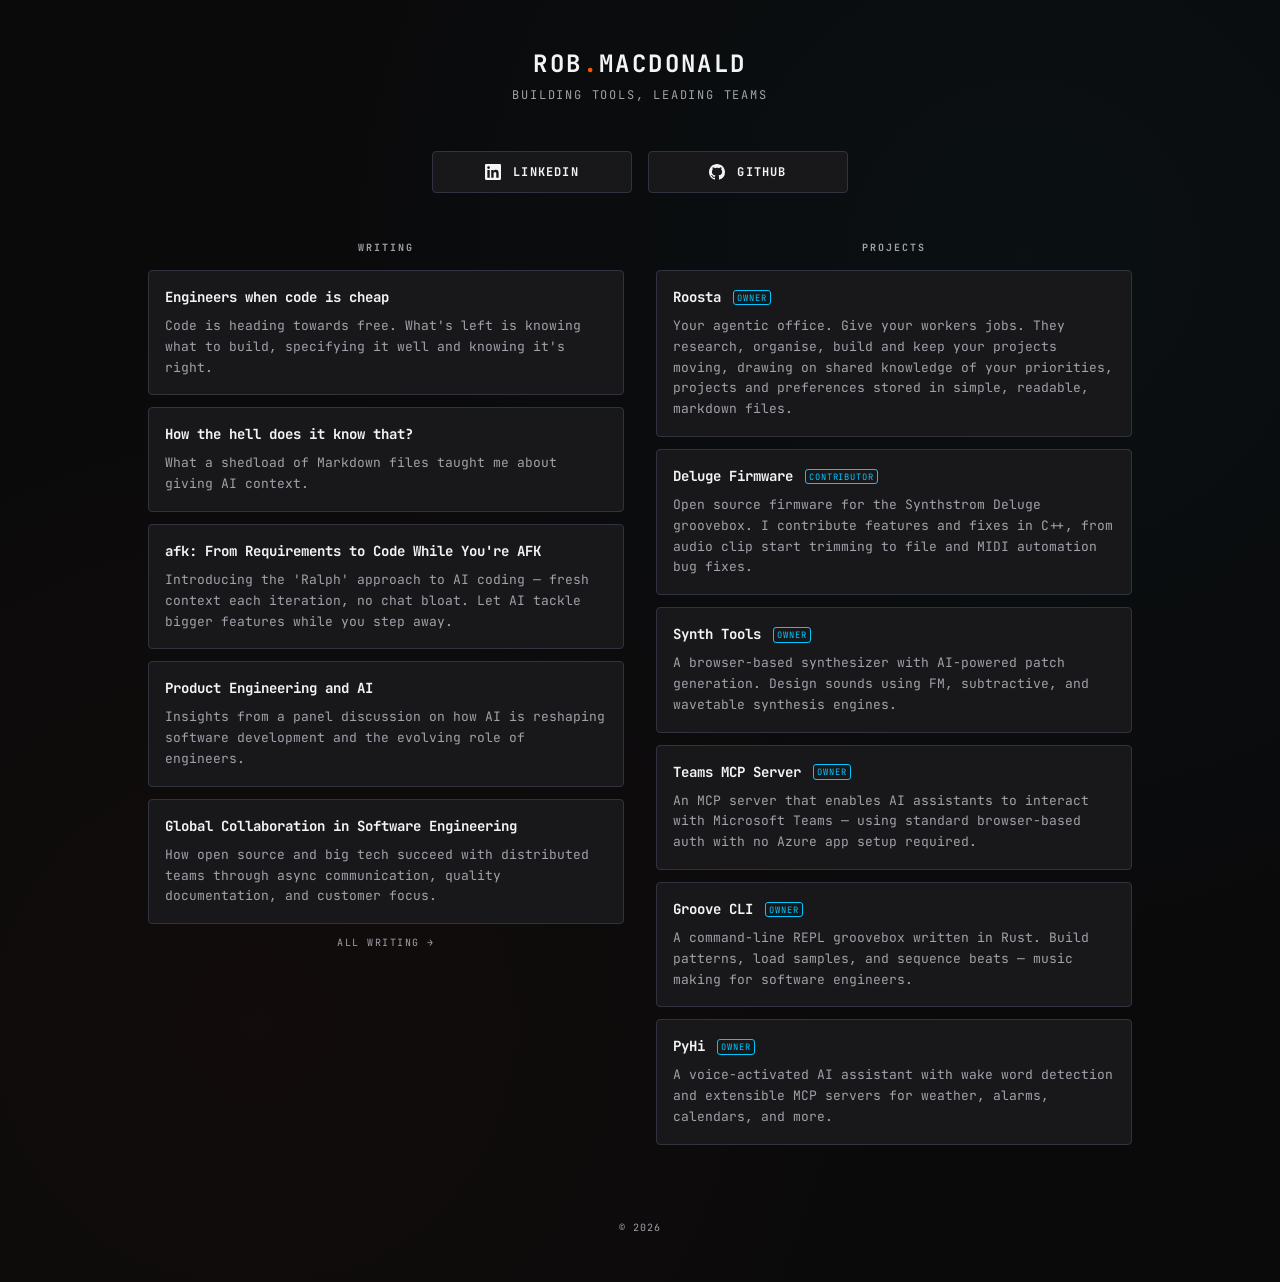
<file: index.html>
<!DOCTYPE html>
<html lang="en-GB">
<head>
  <script>(function(w,d,s,l,i){w[l]=w[l]||[];w[l].push({'gtm.start':new Date().getTime(),event:'gtm.js'});var f=d.getElementsByTagName(s)[0],j=d.createElement(s),dl=l!='dataLayer'?'&l='+l:'';j.async=true;j.src='https://www.googletagmanager.com/gtm.js?id='+i+dl;f.parentNode.insertBefore(j,f);})(window,document,'script','dataLayer','GTM-M8LV8Z5P');</script>
  <meta charset="UTF-8">
  <meta name="viewport" content="width=device-width, initial-scale=1.0">
  <title>Rob MacDonald</title>
  <link rel="icon" type="image/svg+xml" href="/favicon.svg">
  <link rel="preconnect" href="https://fonts.googleapis.com">
  <link rel="preconnect" href="https://fonts.gstatic.com" crossorigin>
  <link href="https://fonts.googleapis.com/css2?family=JetBrains+Mono:wght@400;700&display=swap" rel="stylesheet">
  <style>
    :root {
      --bg: #0a0a0b;
      --surface: #18181b;
      --border: #333340;
      --text: #f4f4f5;
      --text-muted: #a1a1aa;
      --orange: #ff5500;
      --cyan: #00c8ff;
    }

    * {
      margin: 0;
      padding: 0;
      box-sizing: border-box;
    }

    body {
      font-family: 'JetBrains Mono', monospace;
      background-color: var(--bg);
      color: var(--text);
      min-height: 100vh;
      display: flex;
      align-items: center;
      justify-content: center;
      background-image: 
        radial-gradient(circle at 20% 80%, rgba(255, 85, 0, 0.03) 0%, transparent 50%),
        radial-gradient(circle at 80% 20%, rgba(0, 200, 255, 0.03) 0%, transparent 50%);
    }

    .container {
      width: 100%;
      max-width: 1080px;
      text-align: center;
      padding: clamp(1.25rem, 4vw, 3rem);
    }

    h1 {
      font-size: 1.5rem;
      font-weight: 700;
      letter-spacing: 0.1em;
      text-transform: uppercase;
      margin-bottom: 0.5rem;
    }

    .title-accent {
      color: var(--orange);
    }

    .subtitle {
      font-size: 0.75rem;
      color: var(--text-muted);
      letter-spacing: 0.15em;
      text-transform: uppercase;
      margin-bottom: 3rem;
    }

    .links {
      display: flex;
      flex-wrap: wrap;
      justify-content: center;
      gap: 1rem;
      align-items: center;
    }

    .link {
      display: inline-flex;
      align-items: center;
      gap: 0.75rem;
      padding: 0.75rem 1.5rem;
      background: var(--surface);
      border: 1px solid var(--border);
      border-radius: 4px;
      color: var(--text);
      text-decoration: none;
      font-size: 0.75rem;
      font-weight: 700;
      letter-spacing: 0.1em;
      text-transform: uppercase;
      transition: all 0.2s ease;
      min-width: 200px;
      justify-content: center;
    }

    .link:hover {
      border-color: var(--orange);
      box-shadow: 0 0 20px rgba(255, 85, 0, 0.15);
      transform: translateY(-2px);
    }

    .link svg {
      width: 16px;
      height: 16px;
      fill: currentColor;
    }

    .link:hover svg {
      fill: var(--orange);
    }

    .link--synth:hover {
      border-color: var(--cyan);
      box-shadow: 0 0 20px rgba(0, 200, 255, 0.15);
    }

    .link--synth:hover svg {
      fill: var(--cyan);
    }

    .content {
      display: grid;
      grid-template-columns: minmax(0, 1fr);
      gap: 2.5rem;
      margin-top: 3rem;
    }

    .articles {
      min-width: 0;
      text-align: left;
    }

    @media (min-width: 800px) {
      .content {
        grid-template-columns: repeat(2, minmax(0, 1fr));
        gap: 2rem;
      }
    }

    @media (max-width: 399px) {
      h1 {
        font-size: 1.25rem;
        letter-spacing: 0.05em;
      }

      .link {
        min-width: 0;
        flex: 1 1 120px;
        padding-inline: 1rem;
      }
    }

    a:focus-visible {
      outline: 2px solid var(--orange);
      outline-offset: 4px;
    }

    @media (prefers-reduced-motion: reduce) {
      .link, .article {
        transition: none;
      }

      .link:hover {
        transform: none;
      }
    }

    .section-title {
      font-size: 0.625rem;
      color: var(--text-muted);
      letter-spacing: 0.2em;
      text-transform: uppercase;
      margin-bottom: 1rem;
      text-align: center;
    }

    .article {
      display: block;
      padding: 1rem;
      background: var(--surface);
      border: 1px solid var(--border);
      border-radius: 4px;
      text-decoration: none;
      margin-bottom: 0.75rem;
      transition: all 0.2s ease;
    }

    .article:hover {
      border-color: var(--orange);
      box-shadow: 0 0 20px rgba(255, 85, 0, 0.1);
    }

    .article-title {
      font-size: 0.875rem;
      line-height: 1.5;
      overflow-wrap: anywhere;
      font-weight: 700;
      color: var(--text);
      margin-bottom: 0.5rem;
    }

    .article:hover .article-title {
      color: var(--orange);
    }

    .article--project:hover {
      border-color: var(--cyan);
      box-shadow: 0 0 20px rgba(0, 200, 255, 0.1);
    }

    .article--project:hover .article-title {
      color: var(--cyan);
    }

    .article-desc {
      font-size: 0.8125rem;
      color: var(--text-muted);
      line-height: 1.6;
    }

    .article--static:hover {
      border-color: var(--border);
      box-shadow: none;
    }

    .article--static:hover .article-title {
      color: var(--text);
    }

    .tag {
      font-size: 0.55rem;
      font-weight: 400;
      color: var(--cyan);
      border: 1px solid var(--cyan);
      border-radius: 3px;
      padding: 0.1em 0.4em;
      margin-left: 0.4em;
      letter-spacing: 0.1em;
      text-transform: uppercase;
      vertical-align: middle;
    }

    .all-link {
      display: block;
      text-align: center;
      font-size: 0.625rem;
      color: var(--text-muted);
      letter-spacing: 0.15em;
      text-transform: uppercase;
      text-decoration: none;
      margin-top: 0.5rem;
    }

    .all-link:hover {
      color: var(--orange);
    }

    .footer {
      margin-top: 4rem;
      font-size: 0.625rem;
      color: var(--text-muted);
      letter-spacing: 0.1em;
    }
  </style>
</head>
<body>
  <noscript><iframe src="https://www.googletagmanager.com/ns.html?id=GTM-M8LV8Z5P" height="0" width="0" style="display:none;visibility:hidden"></iframe></noscript>
  <div class="container">
    <h1>Rob<span class="title-accent">.</span>MacDonald</h1>
    <p class="subtitle">Building Tools, Leading Teams</p>
    
    <nav class="links">
      <a href="https://www.linkedin.com/in/rob-macdonald/" class="link" target="_blank" rel="noopener">
        <svg viewBox="0 0 24 24" xmlns="http://www.w3.org/2000/svg">
          <path d="M20.447 20.452h-3.554v-5.569c0-1.328-.027-3.037-1.852-3.037-1.853 0-2.136 1.445-2.136 2.939v5.667H9.351V9h3.414v1.561h.046c.477-.9 1.637-1.85 3.37-1.85 3.601 0 4.267 2.37 4.267 5.455v6.286zM5.337 7.433c-1.144 0-2.063-.926-2.063-2.065 0-1.138.92-2.063 2.063-2.063 1.14 0 2.064.925 2.064 2.063 0 1.139-.925 2.065-2.064 2.065zm1.782 13.019H3.555V9h3.564v11.452zM22.225 0H1.771C.792 0 0 .774 0 1.729v20.542C0 23.227.792 24 1.771 24h20.451C23.2 24 24 23.227 24 22.271V1.729C24 .774 23.2 0 22.222 0h.003z"/>
        </svg>
        LinkedIn
      </a>
      
      <a href="https://github.com/m0nkmaster" class="link" target="_blank" rel="noopener">
        <svg viewBox="0 0 24 24" xmlns="http://www.w3.org/2000/svg">
          <path d="M12 0C5.37 0 0 5.37 0 12c0 5.31 3.435 9.795 8.205 11.385.6.105.825-.255.825-.57 0-.285-.015-1.23-.015-2.235-3.015.555-3.795-.735-4.035-1.41-.135-.345-.72-1.41-1.23-1.695-.42-.225-1.02-.78-.015-.795.945-.015 1.62.87 1.845 1.23 1.08 1.815 2.805 1.305 3.495.99.105-.78.42-1.305.765-1.605-2.67-.3-5.46-1.335-5.46-5.925 0-1.305.465-2.385 1.23-3.225-.12-.3-.54-1.53.12-3.18 0 0 1.005-.315 3.3 1.23.96-.27 1.98-.405 3-.405s2.04.135 3 .405c2.295-1.56 3.3-1.23 3.3-1.23.66 1.65.24 2.88.12 3.18.765.84 1.23 1.905 1.23 3.225 0 4.605-2.805 5.625-5.475 5.925.435.375.81 1.095.81 2.22 0 1.605-.015 2.895-.015 3.3 0 .315.225.69.825.57A12.02 12.02 0 0024 12c0-6.63-5.37-12-12-12z"/>
        </svg>
        GitHub
      </a>
    </nav>
    
    <main class="content">
    <section class="articles">
      <h2 class="section-title">Writing</h2>
      
      <a href="/writing/engineers-when-code-is-cheap/" class="article">
        <h3 class="article-title">Engineers when code is cheap</h3>
        <p class="article-desc">Code is heading towards free. What's left is knowing what to build, specifying it well and knowing it's right.</p>
      </a>
      
      <a href="/writing/how-the-hell-does-it-know-that/" class="article">
        <h3 class="article-title">How the hell does it know that?</h3>
        <p class="article-desc">What a shedload of Markdown files taught me about giving AI context.</p>
      </a>
      
      <a href="/writing/afk/" class="article">
        <h3 class="article-title">afk: From Requirements to Code While You're AFK</h3>
        <p class="article-desc">Introducing the 'Ralph' approach to AI coding — fresh context each iteration, no chat bloat. Let AI tackle bigger features while you step away.</p>
      </a>
      
      <a href="/writing/product-engineering-and-ai/" class="article">
        <h3 class="article-title">Product Engineering and AI</h3>
        <p class="article-desc">Insights from a panel discussion on how AI is reshaping software development and the evolving role of engineers.</p>
      </a>
      
      <a href="/writing/global-collaboration-in-software-engineering/" class="article">
        <h3 class="article-title">Global Collaboration in Software Engineering</h3>
        <p class="article-desc">How open source and big tech succeed with distributed teams through async communication, quality documentation, and customer focus.</p>
      </a>
      
      <a href="/writing/" class="all-link">All writing &rarr;</a>
    </section>
    
    <section class="articles">
      <h2 class="section-title">Projects</h2>
      
      <a href="https://github.com/m0nkmaster/roosta" class="article article--project" target="_blank" rel="noopener">
        <h3 class="article-title">Roosta <span class="tag">Owner</span></h3>
        <p class="article-desc">Your agentic office. Give your workers jobs. They research, organise, build and keep your projects moving, drawing on shared knowledge of your priorities, projects and preferences stored in simple, readable, markdown files.</p>
      </a>
      
      <a href="https://github.com/SynthstromAudible/DelugeFirmware/pulls?q=is%3Apr+author%3Am0nkmaster" class="article article--project" target="_blank" rel="noopener">
        <h3 class="article-title">Deluge Firmware <span class="tag">Contributor</span></h3>
        <p class="article-desc">Open source firmware for the Synthstrom Deluge groovebox. I contribute features and fixes in C++, from audio clip start trimming to file and MIDI automation bug fixes.</p>
      </a>
      
      <a href="https://synthtools.robmacdonald.com" class="article article--project" target="_blank" rel="noopener">
        <h3 class="article-title">Synth Tools <span class="tag">Owner</span></h3>
        <p class="article-desc">A browser-based synthesizer with AI-powered patch generation. Design sounds using FM, subtractive, and wavetable synthesis engines.</p>
      </a>
      
      <a href="https://github.com/m0nkmaster/msteams-mcp" class="article article--project" target="_blank" rel="noopener">
        <h3 class="article-title">Teams MCP Server <span class="tag">Owner</span></h3>
        <p class="article-desc">An MCP server that enables AI assistants to interact with Microsoft Teams — using standard browser-based auth with no Azure app setup required.</p>
      </a>
      
      <a href="https://github.com/m0nkmaster/groove-cli" class="article article--project" target="_blank" rel="noopener">
        <h3 class="article-title">Groove CLI <span class="tag">Owner</span></h3>
        <p class="article-desc">A command-line REPL groovebox written in Rust. Build patterns, load samples, and sequence beats — music making for software engineers.</p>
      </a>
      
      <a href="https://github.com/m0nkmaster/pyhi" class="article article--project" target="_blank" rel="noopener">
        <h3 class="article-title">PyHi <span class="tag">Owner</span></h3>
        <p class="article-desc">A voice-activated AI assistant with wake word detection and extensible MCP servers for weather, alarms, calendars, and more.</p>
      </a>
    </section>
    
    </main>

    <footer class="footer">
      © 2026
    </footer>
  </div>
</body>
</html>
</file>
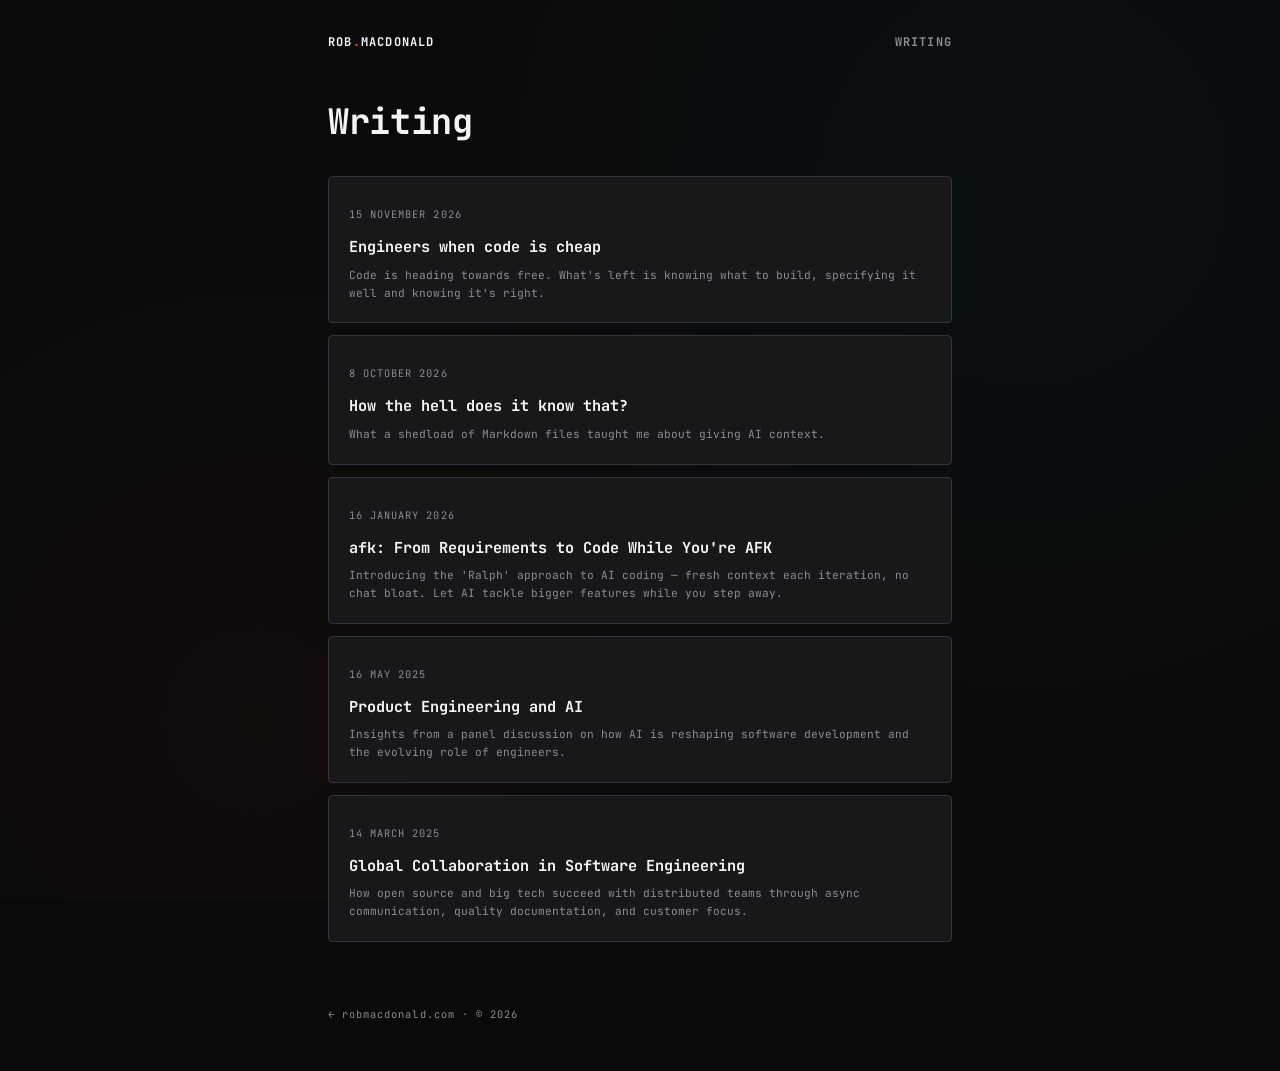
<file: writing/index.html>
<!DOCTYPE html>
<html lang="en-GB">
<head>
  <script>(function(w,d,s,l,i){w[l]=w[l]||[];w[l].push({'gtm.start':new Date().getTime(),event:'gtm.js'});var f=d.getElementsByTagName(s)[0],j=d.createElement(s),dl=l!='dataLayer'?'&l='+l:'';j.async=true;j.src='https://www.googletagmanager.com/gtm.js?id='+i+dl;f.parentNode.insertBefore(j,f);})(window,document,'script','dataLayer','GTM-M8LV8Z5P');</script>
  <meta charset="UTF-8">
  <meta name="viewport" content="width=device-width, initial-scale=1.0">
  <title>Writing | Rob MacDonald</title>
  <meta name="description" content="Articles by Rob MacDonald on engineering, leadership and AI.">
  <link rel="canonical" href="https://robmacdonald.com/writing/">
  <meta property="og:type" content="article">
  <meta property="og:title" content="Writing">
  <meta property="og:description" content="Articles by Rob MacDonald on engineering, leadership and AI.">
  <meta property="og:url" content="https://robmacdonald.com/writing/">
  <meta name="twitter:card" content="summary">
  <link rel="icon" type="image/svg+xml" href="/favicon.svg">
  <link rel="preconnect" href="https://fonts.googleapis.com">
  <link rel="preconnect" href="https://fonts.gstatic.com" crossorigin>
  <link href="https://fonts.googleapis.com/css2?family=JetBrains+Mono:wght@400;700&family=Source+Serif+4:ital,opsz,wght@0,8..60,400;0,8..60,600;1,8..60,400&display=swap" rel="stylesheet">
  <link rel="stylesheet" href="/writing/article.css">
</head>
<body>
  <noscript><iframe src="https://www.googletagmanager.com/ns.html?id=GTM-M8LV8Z5P" height="0" width="0" style="display:none;visibility:hidden"></iframe></noscript>
  <header class="top">
    <a href="/" class="home">Rob<span class="accent">.</span>MacDonald</a>
    <a href="/writing/" class="nav">Writing</a>
  </header>
  <main>
    <h1 class="index-title">Writing</h1>
    <nav class="list">
      <a class="item" href="/writing/engineers-when-code-is-cheap/">
        <time datetime="2026-11-15">15 November 2026</time>
        <h2>Engineers when code is cheap</h2>
        <p>Code is heading towards free. What&#x27;s left is knowing what to build, specifying it well and knowing it&#x27;s right.</p>
      </a>
      <a class="item" href="/writing/how-the-hell-does-it-know-that/">
        <time datetime="2026-10-08">8 October 2026</time>
        <h2>How the hell does it know that?</h2>
        <p>What a shedload of Markdown files taught me about giving AI context.</p>
      </a>
      <a class="item" href="/writing/afk/">
        <time datetime="2026-01-16">16 January 2026</time>
        <h2>afk: From Requirements to Code While You&#x27;re AFK</h2>
        <p>Introducing the &#x27;Ralph&#x27; approach to AI coding — fresh context each iteration, no chat bloat. Let AI tackle bigger features while you step away.</p>
      </a>
      <a class="item" href="/writing/product-engineering-and-ai/">
        <time datetime="2025-05-16">16 May 2025</time>
        <h2>Product Engineering and AI</h2>
        <p>Insights from a panel discussion on how AI is reshaping software development and the evolving role of engineers.</p>
      </a>
      <a class="item" href="/writing/global-collaboration-in-software-engineering/">
        <time datetime="2025-03-14">14 March 2025</time>
        <h2>Global Collaboration in Software Engineering</h2>
        <p>How open source and big tech succeed with distributed teams through async communication, quality documentation, and customer focus.</p>
      </a>
    </nav>
  </main>
  <footer class="footer"><a href="/">&larr; robmacdonald.com</a> &middot; &copy; 2026</footer>
</body>
</html>
</file>
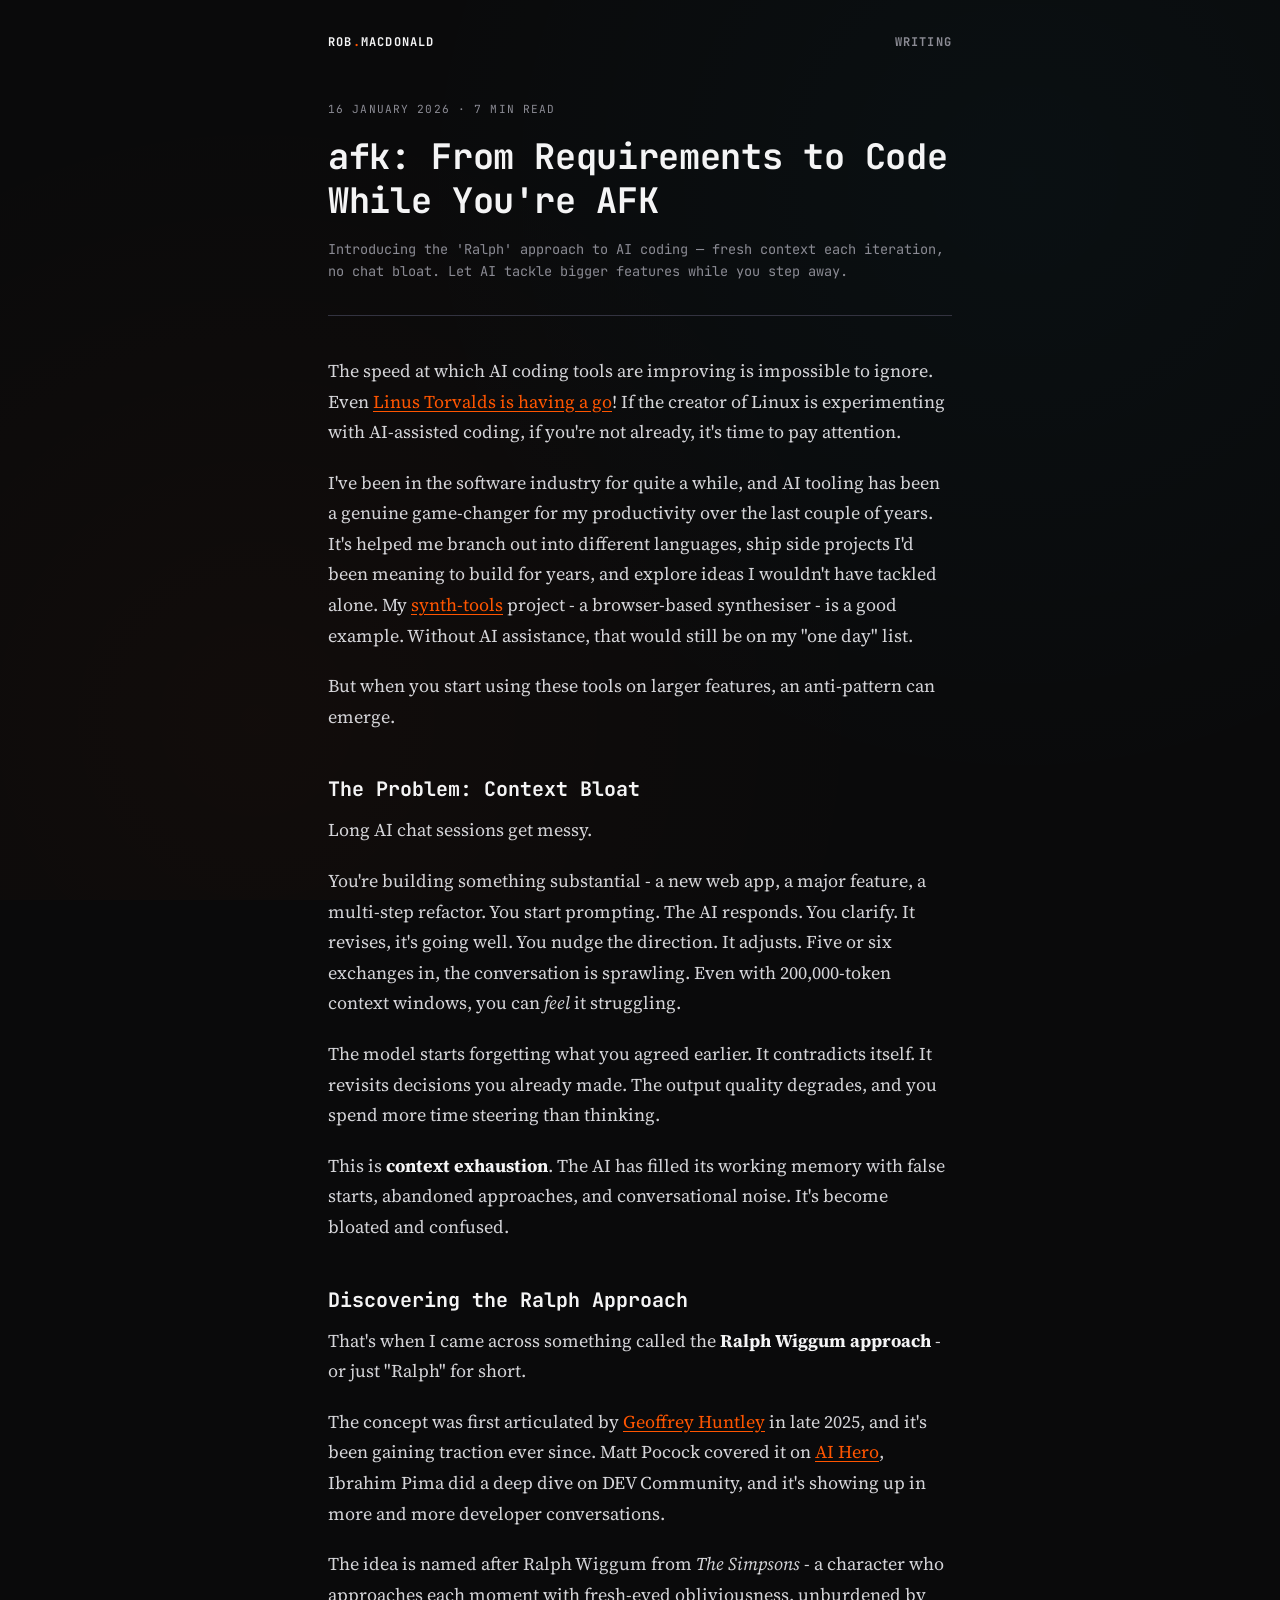
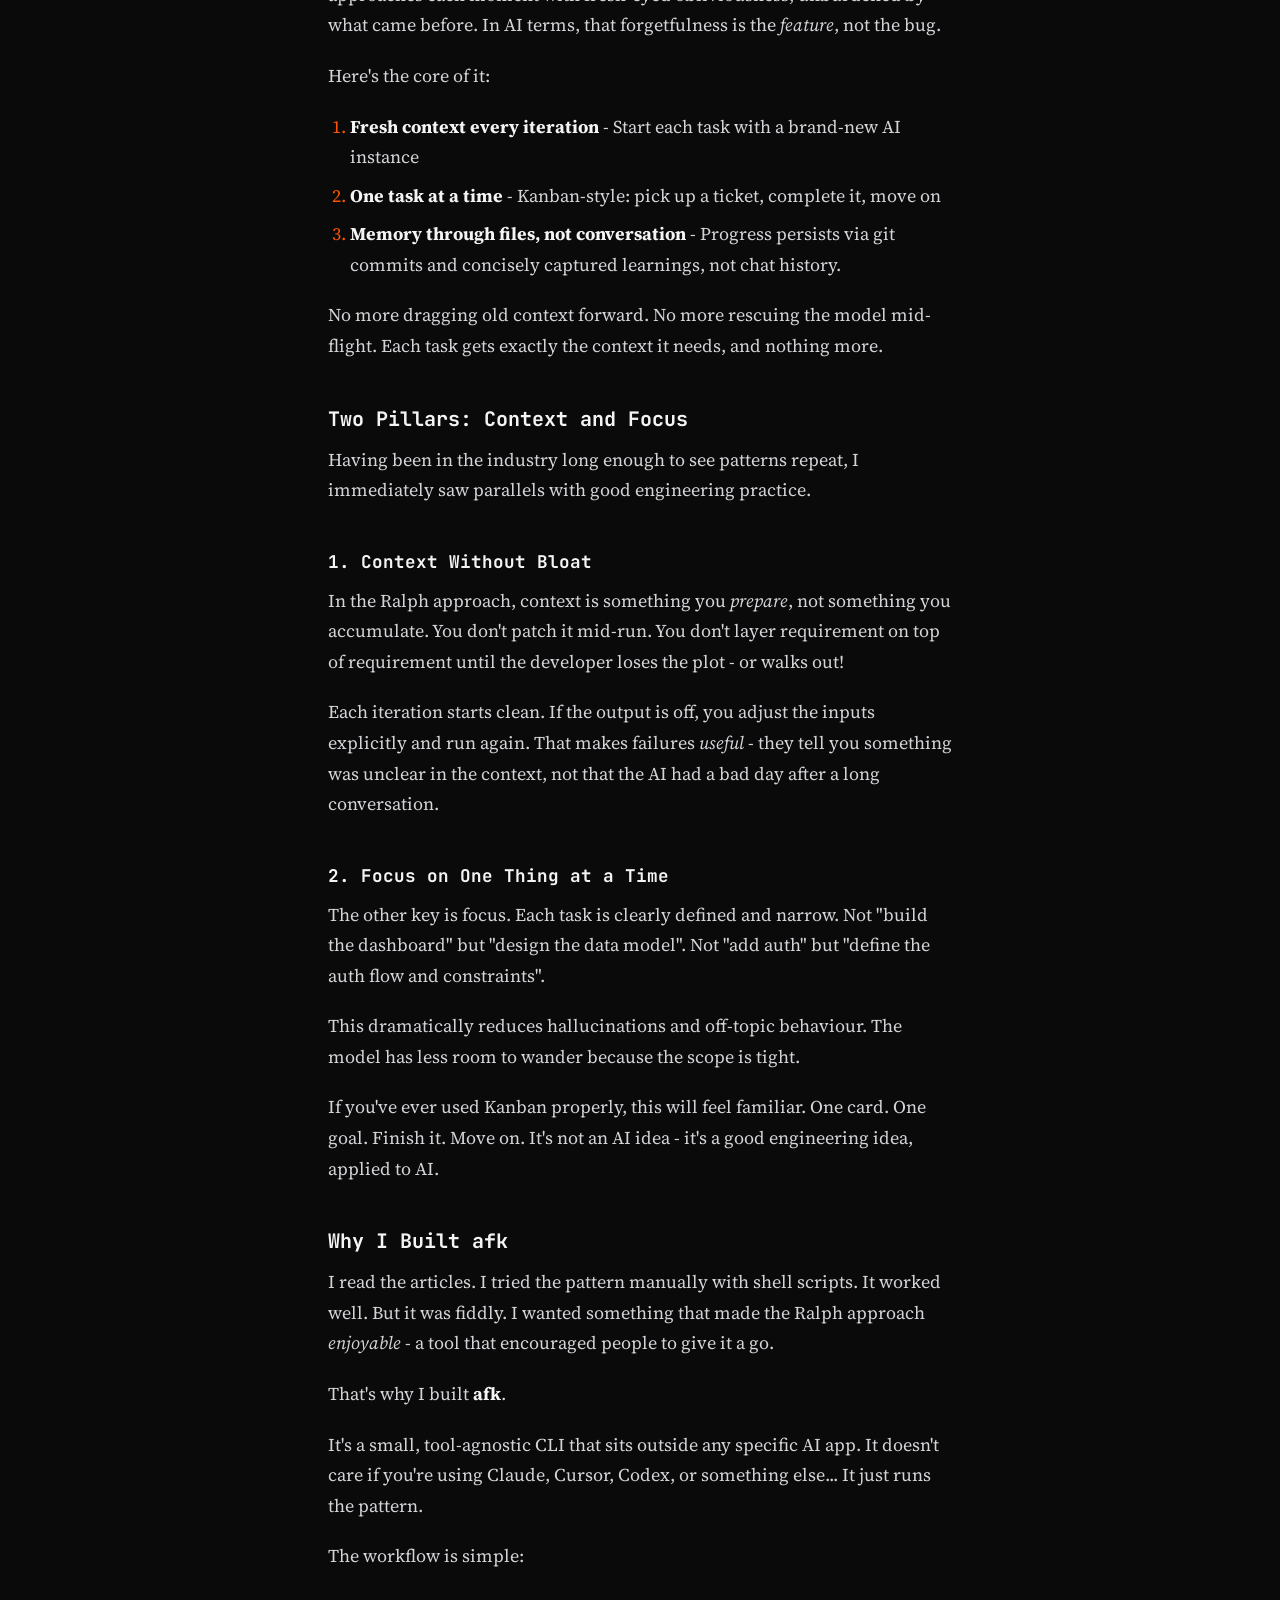
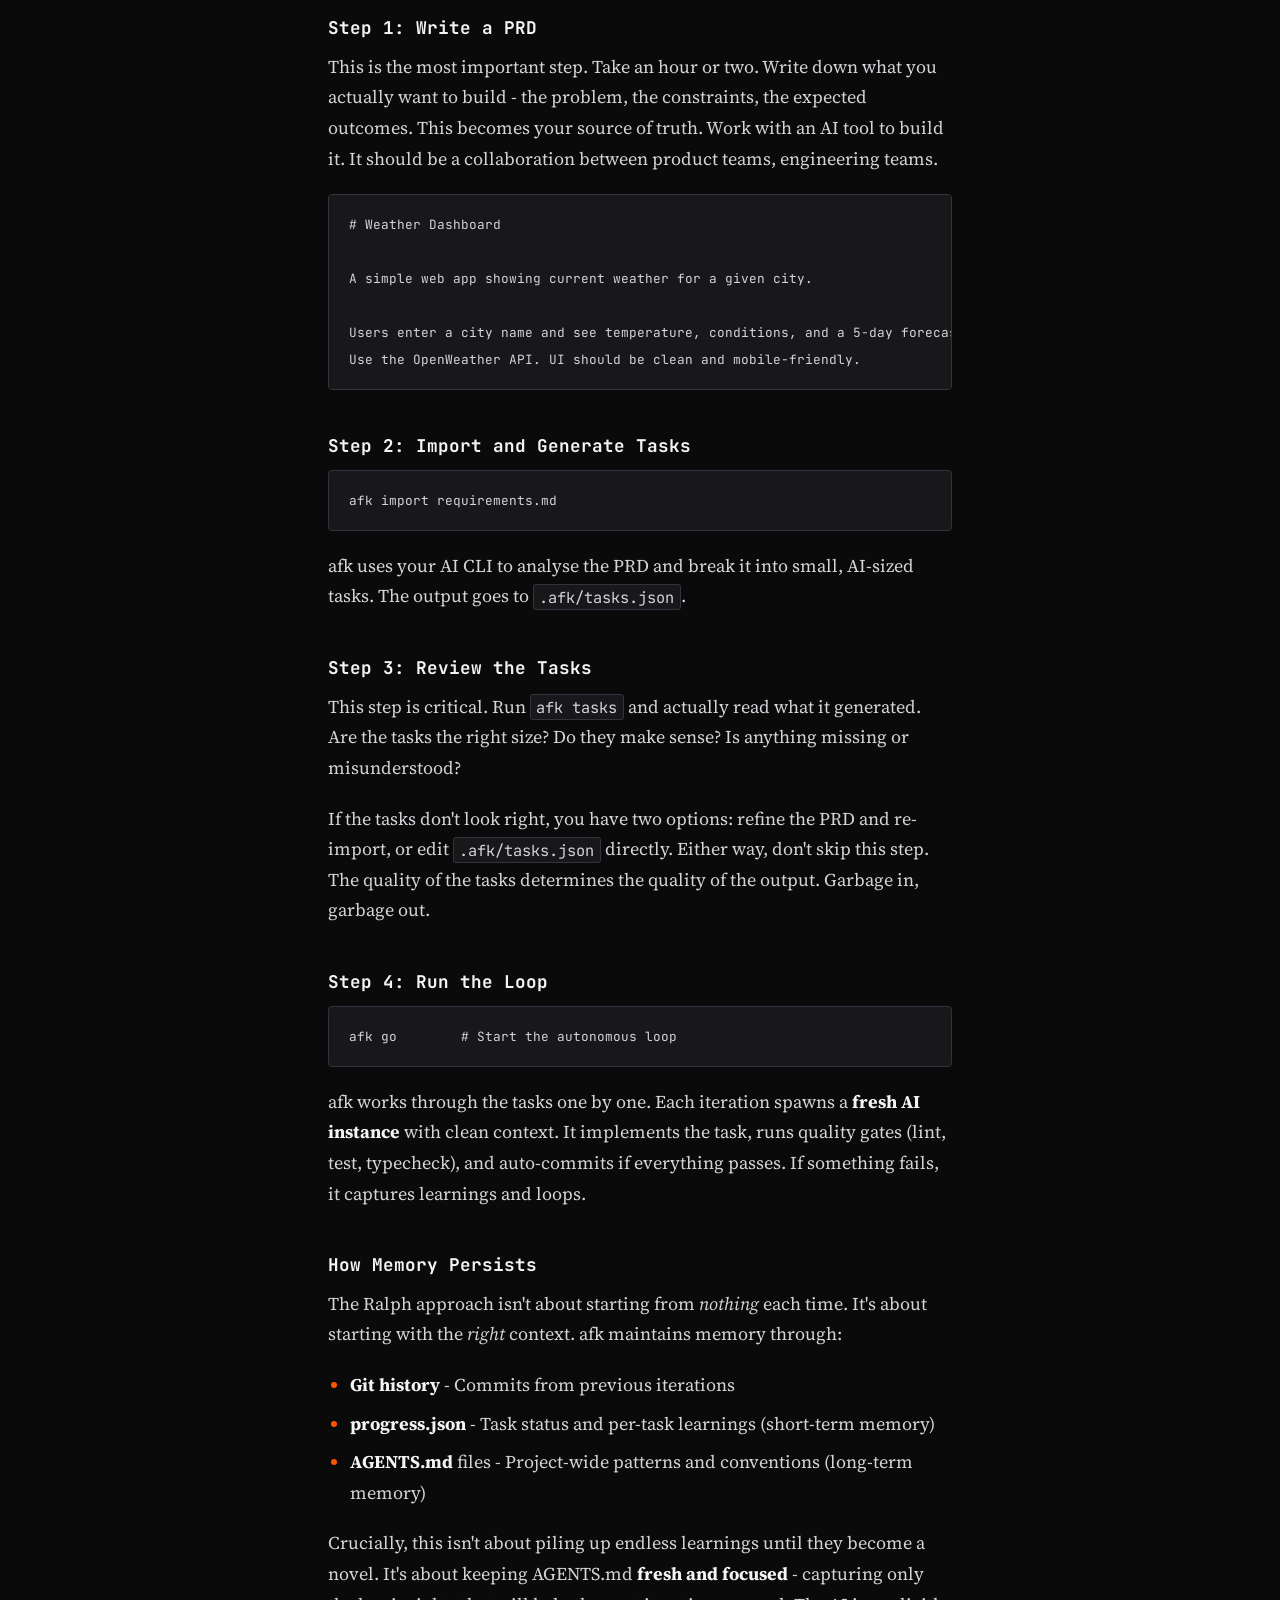
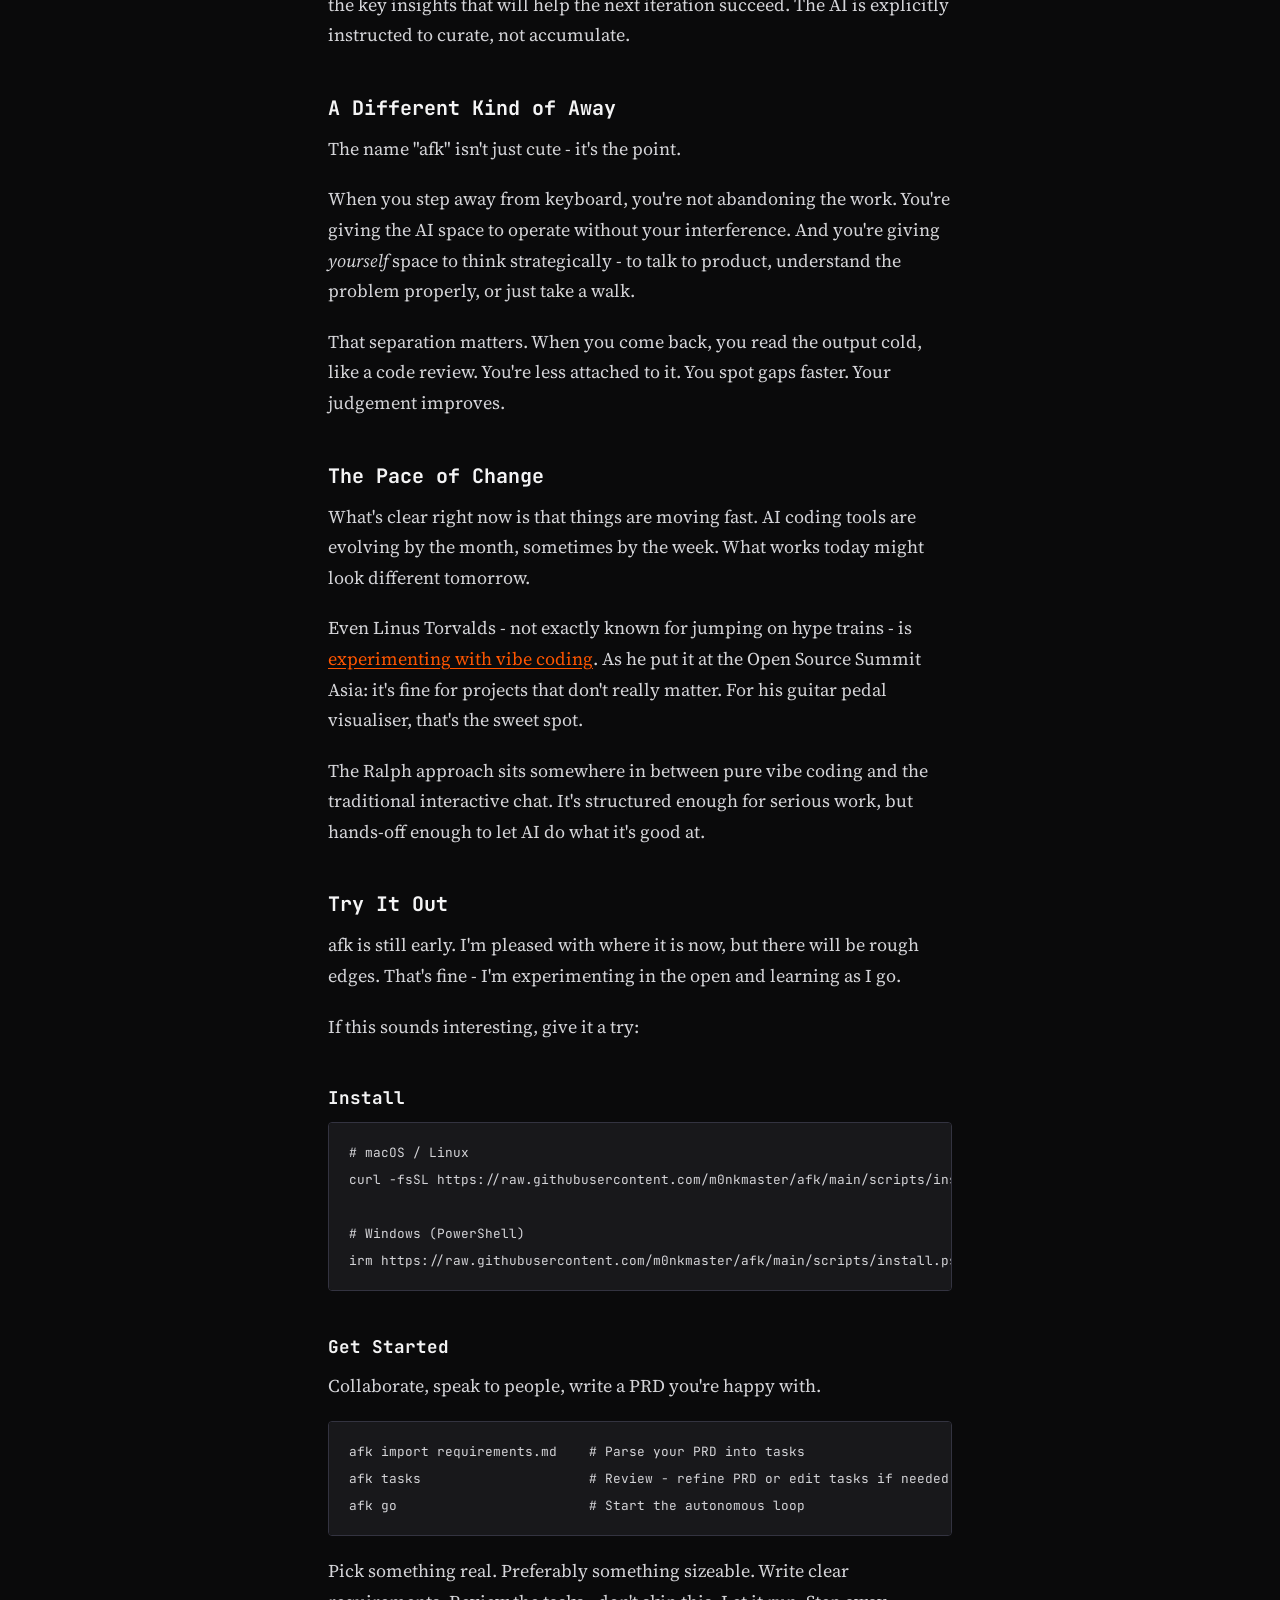
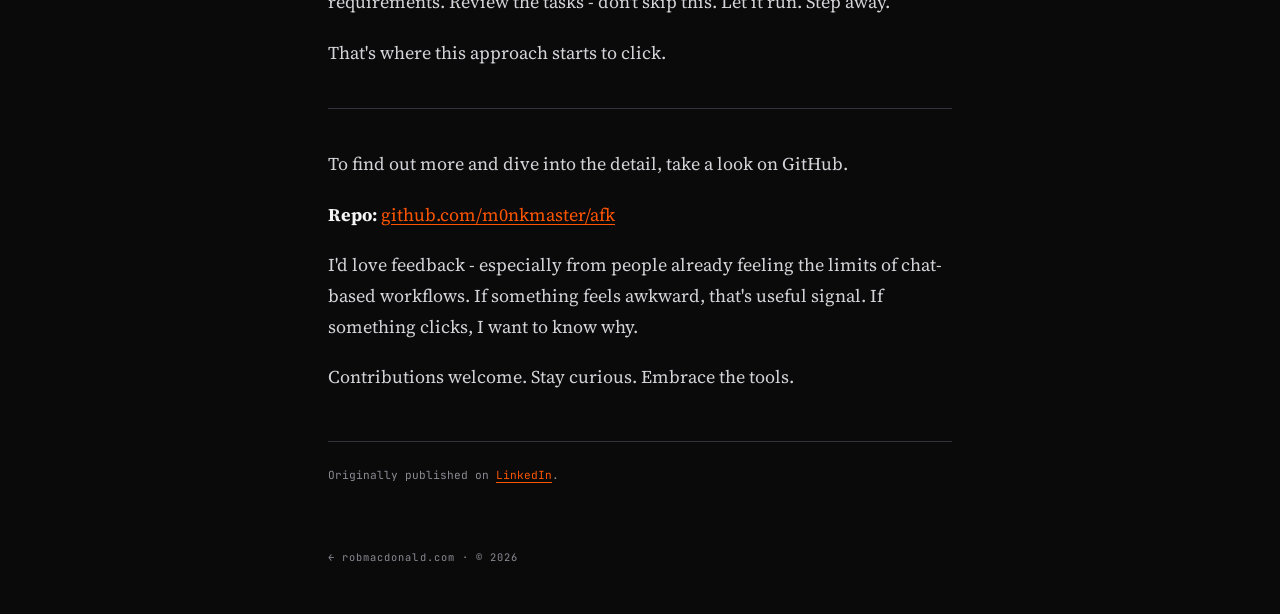
<file: writing/afk/index.html>
<!DOCTYPE html>
<html lang="en-GB">
<head>
  <script>(function(w,d,s,l,i){w[l]=w[l]||[];w[l].push({'gtm.start':new Date().getTime(),event:'gtm.js'});var f=d.getElementsByTagName(s)[0],j=d.createElement(s),dl=l!='dataLayer'?'&l='+l:'';j.async=true;j.src='https://www.googletagmanager.com/gtm.js?id='+i+dl;f.parentNode.insertBefore(j,f);})(window,document,'script','dataLayer','GTM-M8LV8Z5P');</script>
  <meta charset="UTF-8">
  <meta name="viewport" content="width=device-width, initial-scale=1.0">
  <title>afk: From Requirements to Code While You&#x27;re AFK | Rob MacDonald</title>
  <meta name="description" content="Introducing the &#x27;Ralph&#x27; approach to AI coding — fresh context each iteration, no chat bloat. Let AI tackle bigger features while you step away.">
  <link rel="canonical" href="https://robmacdonald.com/writing/afk/">
  <meta property="og:type" content="article">
  <meta property="og:title" content="afk: From Requirements to Code While You&#x27;re AFK">
  <meta property="og:description" content="Introducing the &#x27;Ralph&#x27; approach to AI coding — fresh context each iteration, no chat bloat. Let AI tackle bigger features while you step away.">
  <meta property="og:url" content="https://robmacdonald.com/writing/afk/">
  <meta name="twitter:card" content="summary">
  <link rel="icon" type="image/svg+xml" href="/favicon.svg">
  <link rel="preconnect" href="https://fonts.googleapis.com">
  <link rel="preconnect" href="https://fonts.gstatic.com" crossorigin>
  <link href="https://fonts.googleapis.com/css2?family=JetBrains+Mono:wght@400;700&family=Source+Serif+4:ital,opsz,wght@0,8..60,400;0,8..60,600;1,8..60,400&display=swap" rel="stylesheet">
  <link rel="stylesheet" href="/writing/article.css">
</head>
<body>
  <noscript><iframe src="https://www.googletagmanager.com/ns.html?id=GTM-M8LV8Z5P" height="0" width="0" style="display:none;visibility:hidden"></iframe></noscript>
  <header class="top">
    <a href="/" class="home">Rob<span class="accent">.</span>MacDonald</a>
    <a href="/writing/" class="nav">Writing</a>
  </header>
  <main>
    <article>
      <p class="meta"><time datetime="2026-01-16">16 January 2026</time> &middot; 7 min read</p>
      <h1>afk: From Requirements to Code While You&#x27;re AFK</h1>
      <p class="lede">Introducing the &#x27;Ralph&#x27; approach to AI coding — fresh context each iteration, no chat bloat. Let AI tackle bigger features while you step away.</p>
      <div class="prose">
<p>The speed at which AI coding tools are improving is impossible to ignore. Even <a href="https://www.theregister.com/2026/01/13/linus_torvalds_vibe_coding/">Linus Torvalds is having a go</a>! If the creator of Linux is experimenting with AI-assisted coding, if you're not already, it's time to pay attention.</p>
<p>I've been in the software industry for quite a while, and AI tooling has been a genuine game-changer for my productivity over the last couple of years. It's helped me branch out into different languages, ship side projects I'd been meaning to build for years, and explore ideas I wouldn't have tackled alone. My <a href="https://github.com/m0nkmaster/synth-tools">synth-tools</a> project - a browser-based synthesiser - is a good example. Without AI assistance, that would still be on my "one day" list.</p>
<p>But when you start using these tools on larger features, an anti-pattern can emerge.</p>
<h2>The Problem: Context Bloat</h2>
<p>Long AI chat sessions get messy.</p>
<p>You're building something substantial - a new web app, a major feature, a multi-step refactor. You start prompting. The AI responds. You clarify. It revises, it's going well. You nudge the direction. It adjusts. Five or six exchanges in, the conversation is sprawling. Even with 200,000-token context windows, you can <em>feel</em> it struggling.</p>
<p>The model starts forgetting what you agreed earlier. It contradicts itself. It revisits decisions you already made. The output quality degrades, and you spend more time steering than thinking.</p>
<p>This is <strong>context exhaustion</strong>. The AI has filled its working memory with false starts, abandoned approaches, and conversational noise. It's become bloated and confused.</p>
<h2>Discovering the Ralph Approach</h2>
<p>That's when I came across something called the <strong>Ralph Wiggum approach</strong> - or just "Ralph" for short.</p>
<p>The concept was first articulated by <a href="https://ghuntley.com/ralph/">Geoffrey Huntley</a> in late 2025, and it's been gaining traction ever since. Matt Pocock covered it on <a href="https://aihero.dev/">AI Hero</a>, Ibrahim Pima did a deep dive on DEV Community, and it's showing up in more and more developer conversations.</p>
<p>The idea is named after Ralph Wiggum from <em>The Simpsons</em> - a character who approaches each moment with fresh-eyed obliviousness, unburdened by what came before. In AI terms, that forgetfulness is the <em>feature</em>, not the bug.</p>
<p>Here's the core of it:</p>
<ol>
<li><strong>Fresh context every iteration</strong> - Start each task with a brand-new AI instance</li>
<li><strong>One task at a time</strong> - Kanban-style: pick up a ticket, complete it, move on</li>
<li><strong>Memory through files, not conversation</strong> - Progress persists via git commits and  concisely captured learnings, not chat history.</li>
</ol>
<p>No more dragging old context forward. No more rescuing the model mid-flight. Each task gets exactly the context it needs, and nothing more.</p>
<h2>Two Pillars: Context and Focus</h2>
<p>Having been in the industry long enough to see patterns repeat, I immediately saw parallels with good engineering practice.</p>
<h3>1. Context Without Bloat</h3>
<p>In the Ralph approach, context is something you <em>prepare</em>, not something you accumulate. You don't patch it mid-run. You don't layer requirement on top of requirement until the developer loses the plot - or walks out!</p>
<p>Each iteration starts clean. If the output is off, you adjust the inputs explicitly and run again. That makes failures <em>useful</em> - they tell you something was unclear in the context, not that the AI had a bad day after a long conversation.</p>
<h3>2. Focus on One Thing at a Time</h3>
<p>The other key is focus. Each task is clearly defined and narrow. Not "build the dashboard" but "design the data model". Not "add auth" but "define the auth flow and constraints".</p>
<p>This dramatically reduces hallucinations and off-topic behaviour. The model has less room to wander because the scope is tight.</p>
<p>If you've ever used Kanban properly, this will feel familiar. One card. One goal. Finish it. Move on. It's not an AI idea - it's a good engineering idea, applied to AI.</p>
<h2>Why I Built afk</h2>
<p>I read the articles. I tried the pattern manually with shell scripts. It worked well. But it was fiddly. I wanted something that made the Ralph approach <em>enjoyable</em> - a tool that encouraged people to give it a go.</p>
<p>That's why I built <strong>afk</strong>.</p>
<p>It's a small, tool-agnostic CLI that sits outside any specific AI app. It doesn't care if you're using Claude, Cursor, Codex, or something else... It just runs the pattern.</p>
<p>The workflow is simple:</p>
<h3>Step 1: Write a PRD</h3>
<p>This is the most important step. Take an hour or two. Write down what you actually want to build - the problem, the constraints, the expected outcomes. This becomes your source of truth. Work with an AI tool to build it. It should be a collaboration between product teams, engineering teams.</p>
<pre><code class="language-markdown"># Weather Dashboard

A simple web app showing current weather for a given city.

Users enter a city name and see temperature, conditions, and a 5-day forecast.
Use the OpenWeather API. UI should be clean and mobile-friendly.
</code></pre>
<h3>Step 2: Import and Generate Tasks</h3>
<pre><code class="language-bash">afk import requirements.md
</code></pre>
<p>afk uses your AI CLI to analyse the PRD and break it into small, AI-sized tasks. The output goes to <code>.afk/tasks.json</code>.</p>
<h3>Step 3: Review the Tasks</h3>
<p>This step is critical. Run <code>afk tasks</code> and actually read what it generated. Are the tasks the right size? Do they make sense? Is anything missing or misunderstood?</p>
<p>If the tasks don't look right, you have two options: refine the PRD and re-import, or edit <code>.afk/tasks.json</code> directly. Either way, don't skip this step. The quality of the tasks determines the quality of the output. Garbage in, garbage out.</p>
<h3>Step 4: Run the Loop</h3>
<pre><code class="language-bash">afk go        # Start the autonomous loop
</code></pre>
<p>afk works through the tasks one by one. Each iteration spawns a <strong>fresh AI instance</strong> with clean context. It implements the task, runs quality gates (lint, test, typecheck), and auto-commits if everything passes. If something fails, it captures learnings and loops.</p>
<h3>How Memory Persists</h3>
<p>The Ralph approach isn't about starting from <em>nothing</em> each time. It's about starting with the <em>right</em> context. afk maintains memory through:</p>
<ul>
<li><strong>Git history</strong> - Commits from previous iterations</li>
<li><strong>progress.json</strong> - Task status and per-task learnings (short-term memory)  </li>
<li><strong>AGENTS.md</strong> files - Project-wide patterns and conventions (long-term memory)</li>
</ul>
<p>Crucially, this isn't about piling up endless learnings until they become a novel. It's about keeping AGENTS.md <strong>fresh and focused</strong> - capturing only the key insights that will help the next iteration succeed. The AI is explicitly instructed to curate, not accumulate.</p>
<h2>A Different Kind of Away</h2>
<p>The name "afk" isn't just cute - it's the point.</p>
<p>When you step away from keyboard, you're not abandoning the work. You're giving the AI space to operate without your interference. And you're giving <em>yourself</em> space to think strategically - to talk to product, understand the problem properly, or just take a walk.</p>
<p>That separation matters. When you come back, you read the output cold, like a code review. You're less attached to it. You spot gaps faster. Your judgement improves.</p>
<h2>The Pace of Change</h2>
<p>What's clear right now is that things are moving fast. AI coding tools are evolving by the month, sometimes by the week. What works today might look different tomorrow.</p>
<p>Even Linus Torvalds - not exactly known for jumping on hype trains - is <a href="https://www.theregister.com/2026/01/13/linus_torvalds_vibe_coding/">experimenting with vibe coding</a>. As he put it at the Open Source Summit Asia: it's fine for projects that don't really matter. For his guitar pedal visualiser, that's the sweet spot.</p>
<p>The Ralph approach sits somewhere in between pure vibe coding and the traditional interactive chat. It's structured enough for serious work, but hands-off enough to let AI do what it's good at.</p>
<h2>Try It Out</h2>
<p>afk is still early. I'm pleased with where it is now, but there will be rough edges. That's fine - I'm experimenting in the open and learning as I go.</p>
<p>If this sounds interesting, give it a try:</p>
<h3>Install</h3>
<pre><code class="language-bash"># macOS / Linux
curl -fsSL https://raw.githubusercontent.com/m0nkmaster/afk/main/scripts/install.sh | bash

# Windows (PowerShell)
irm https://raw.githubusercontent.com/m0nkmaster/afk/main/scripts/install.ps1 | iex
</code></pre>
<h3>Get Started</h3>
<p>Collaborate, speak to people, write a PRD you're happy with.</p>
<pre><code class="language-bash">afk import requirements.md    # Parse your PRD into tasks
afk tasks                     # Review - refine PRD or edit tasks if needed
afk go                        # Start the autonomous loop
</code></pre>
<p>Pick something real. Preferably something sizeable. Write clear requirements. Review the tasks - don't skip this. Let it run. Step away.</p>
<p>That's where this approach starts to click.</p>
<hr />
<p>To find out more and dive into the detail, take a look on GitHub.</p>
<p><strong>Repo:</strong> <a href="https://github.com/m0nkmaster/afk">github.com/m0nkmaster/afk</a></p>
<p>I'd love feedback - especially from people already feeling the limits of chat-based workflows. If something feels awkward, that's useful signal. If something clicks, I want to know why.</p>
<p>Contributions welcome. Stay curious. Embrace the tools.</p>
      </div>
      <p class="orig">Originally published on <a href="https://www.linkedin.com/pulse/afk-laid-back-way-work-ai-bigger-features-rob-macdonald-viewe/" rel="noopener">LinkedIn</a>.</p>
    </article>
  </main>
  <footer class="footer"><a href="/">&larr; robmacdonald.com</a> &middot; &copy; 2026</footer>
</body>
</html>
</file>
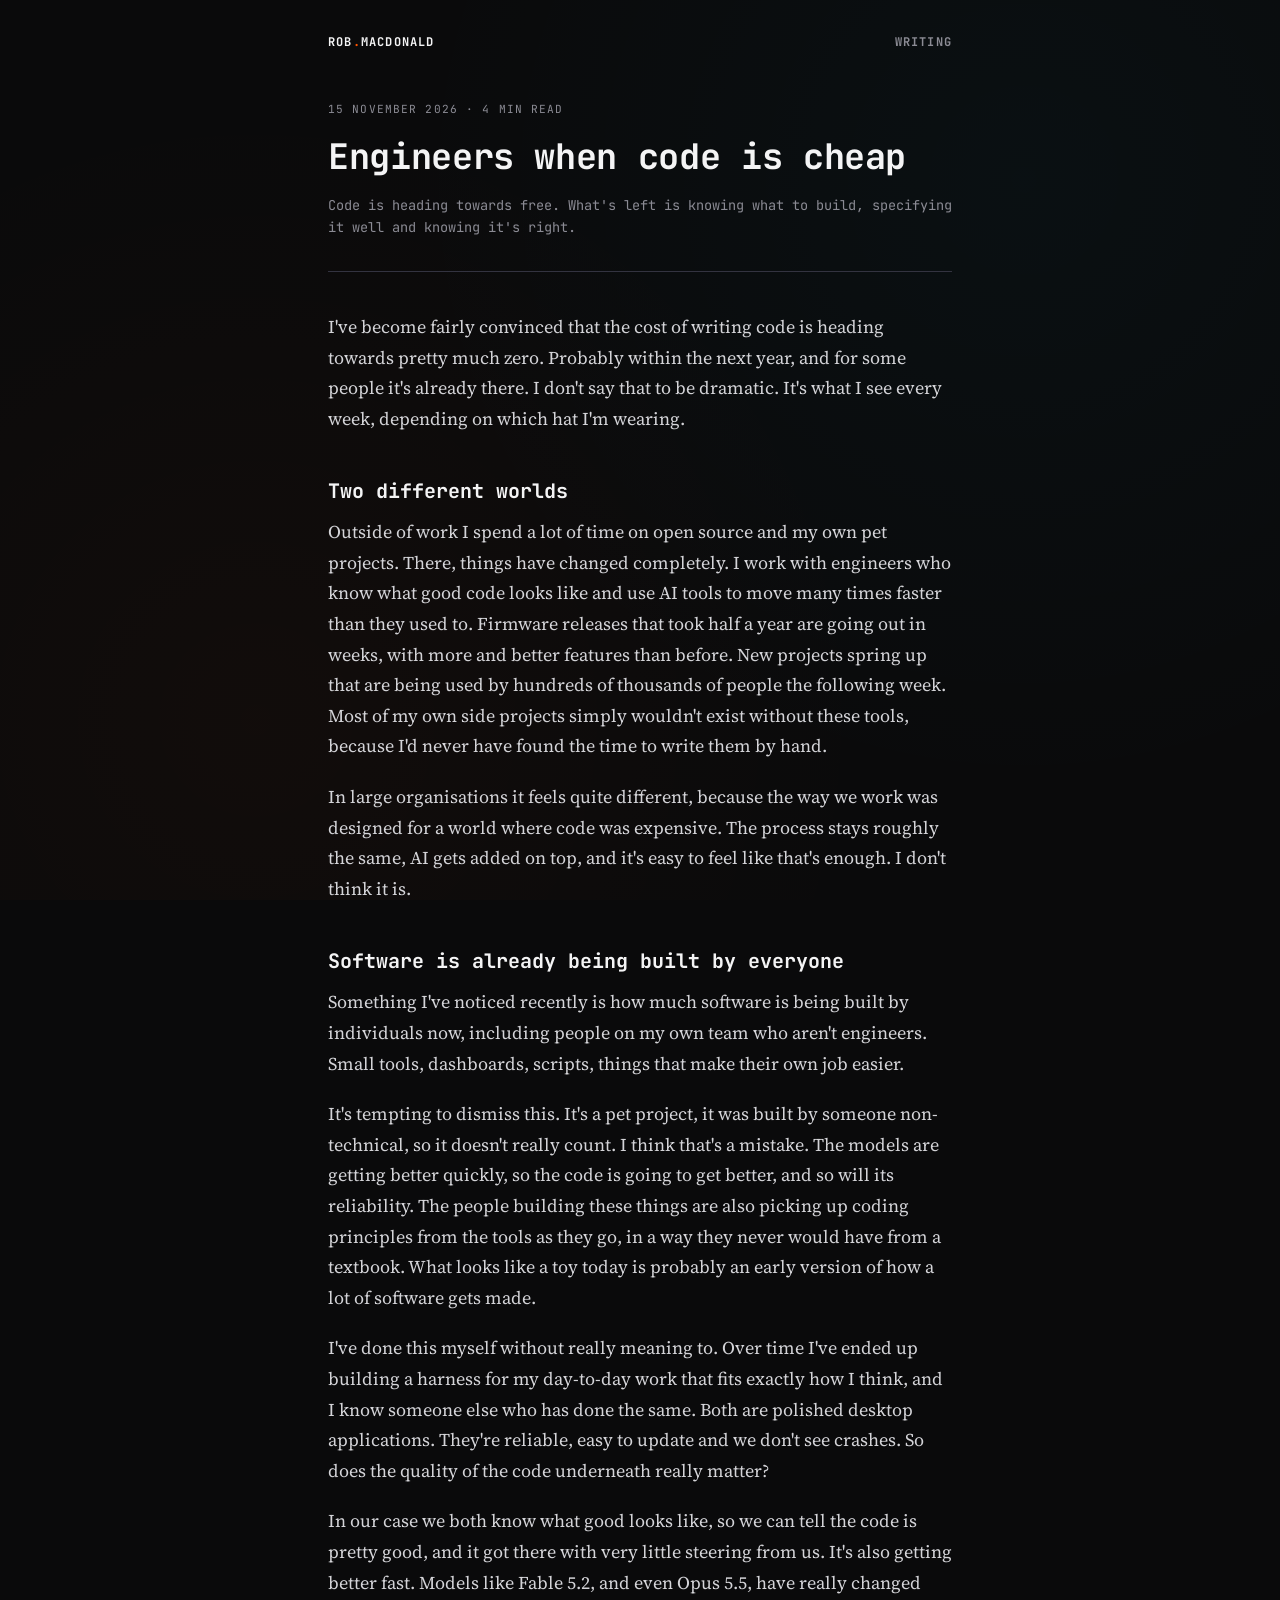
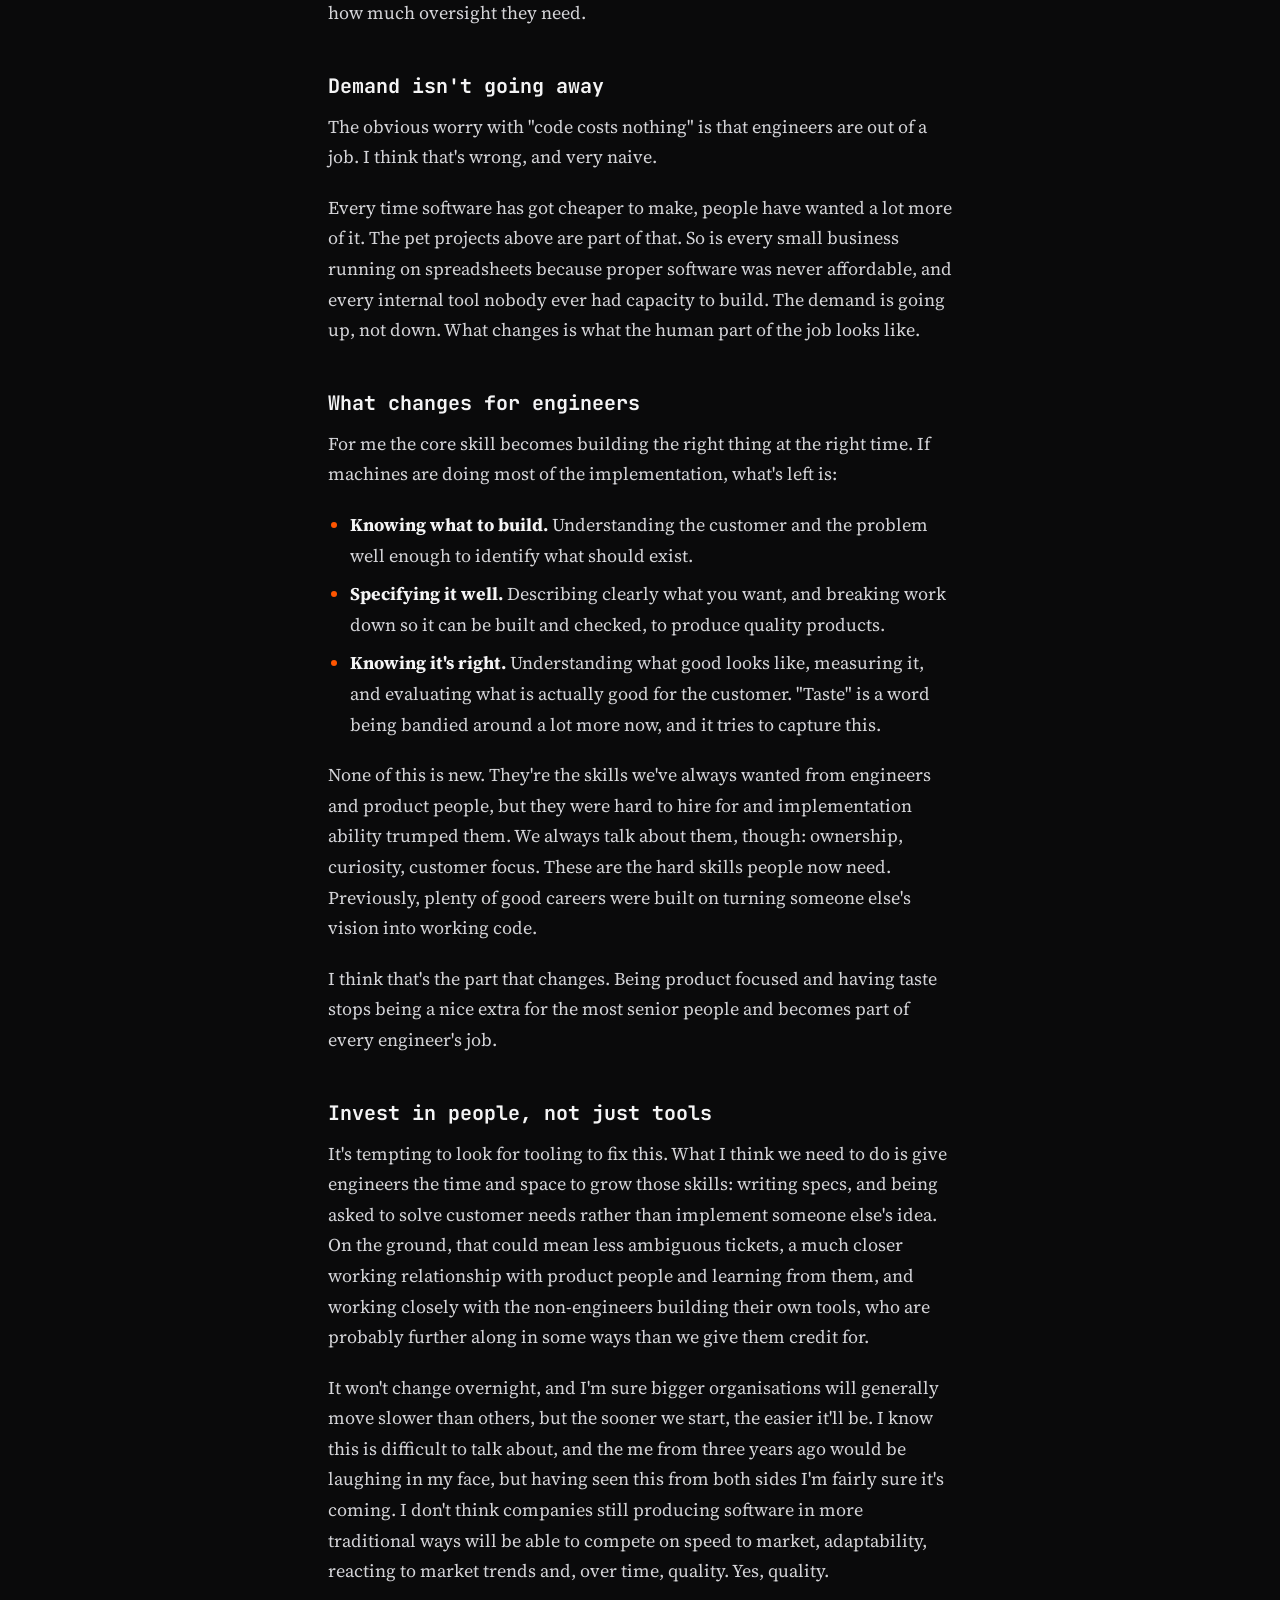
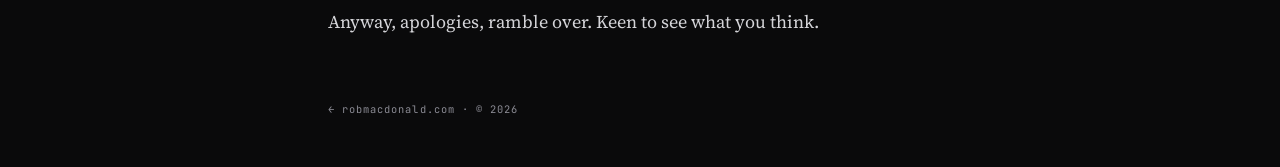
<file: writing/engineers-when-code-is-cheap/index.html>
<!DOCTYPE html>
<html lang="en-GB">
<head>
  <script>(function(w,d,s,l,i){w[l]=w[l]||[];w[l].push({'gtm.start':new Date().getTime(),event:'gtm.js'});var f=d.getElementsByTagName(s)[0],j=d.createElement(s),dl=l!='dataLayer'?'&l='+l:'';j.async=true;j.src='https://www.googletagmanager.com/gtm.js?id='+i+dl;f.parentNode.insertBefore(j,f);})(window,document,'script','dataLayer','GTM-M8LV8Z5P');</script>
  <meta charset="UTF-8">
  <meta name="viewport" content="width=device-width, initial-scale=1.0">
  <title>Engineers when code is cheap | Rob MacDonald</title>
  <meta name="description" content="Code is heading towards free. What&#x27;s left is knowing what to build, specifying it well and knowing it&#x27;s right.">
  <link rel="canonical" href="https://robmacdonald.com/writing/engineers-when-code-is-cheap/">
  <meta property="og:type" content="article">
  <meta property="og:title" content="Engineers when code is cheap">
  <meta property="og:description" content="Code is heading towards free. What&#x27;s left is knowing what to build, specifying it well and knowing it&#x27;s right.">
  <meta property="og:url" content="https://robmacdonald.com/writing/engineers-when-code-is-cheap/">
  <meta name="twitter:card" content="summary">
  <link rel="icon" type="image/svg+xml" href="/favicon.svg">
  <link rel="preconnect" href="https://fonts.googleapis.com">
  <link rel="preconnect" href="https://fonts.gstatic.com" crossorigin>
  <link href="https://fonts.googleapis.com/css2?family=JetBrains+Mono:wght@400;700&family=Source+Serif+4:ital,opsz,wght@0,8..60,400;0,8..60,600;1,8..60,400&display=swap" rel="stylesheet">
  <link rel="stylesheet" href="/writing/article.css">
</head>
<body>
  <noscript><iframe src="https://www.googletagmanager.com/ns.html?id=GTM-M8LV8Z5P" height="0" width="0" style="display:none;visibility:hidden"></iframe></noscript>
  <header class="top">
    <a href="/" class="home">Rob<span class="accent">.</span>MacDonald</a>
    <a href="/writing/" class="nav">Writing</a>
  </header>
  <main>
    <article>
      <p class="meta"><time datetime="2026-11-15">15 November 2026</time> &middot; 4 min read</p>
      <h1>Engineers when code is cheap</h1>
      <p class="lede">Code is heading towards free. What&#x27;s left is knowing what to build, specifying it well and knowing it&#x27;s right.</p>
      <div class="prose">
<p>I've become fairly convinced that the cost of writing code is heading towards pretty much zero. Probably within the next year, and for some people it's already there. I don't say that to be dramatic. It's what I see every week, depending on which hat I'm wearing.</p>
<h2>Two different worlds</h2>
<p>Outside of work I spend a lot of time on open source and my own pet projects. There, things have changed completely. I work with engineers who know what good code looks like and use AI tools to move many times faster than they used to. Firmware releases that took half a year are going out in weeks, with more and better features than before. New projects spring up that are being used by hundreds of thousands of people the following week. Most of my own side projects simply wouldn't exist without these tools, because I'd never have found the time to write them by hand.</p>
<p>In large organisations it feels quite different, because the way we work was designed for a world where code was expensive. The process stays roughly the same, AI gets added on top, and it's easy to feel like that's enough. I don't think it is.</p>
<h2>Software is already being built by everyone</h2>
<p>Something I've noticed recently is how much software is being built by individuals now, including people on my own team who aren't engineers. Small tools, dashboards, scripts, things that make their own job easier.</p>
<p>It's tempting to dismiss this. It's a pet project, it was built by someone non-technical, so it doesn't really count. I think that's a mistake. The models are getting better quickly, so the code is going to get better, and so will its reliability. The people building these things are also picking up coding principles from the tools as they go, in a way they never would have from a textbook. What looks like a toy today is probably an early version of how a lot of software gets made.</p>
<p>I've done this myself without really meaning to. Over time I've ended up building a harness for my day-to-day work that fits exactly how I think, and I know someone else who has done the same. Both are polished desktop applications. They're reliable, easy to update and we don't see crashes. So does the quality of the code underneath really matter?</p>
<p>In our case we both know what good looks like, so we can tell the code is pretty good, and it got there with very little steering from us. It's also getting better fast. Models like Fable 5.2, and even Opus 5.5, have really changed how much oversight they need.</p>
<h2>Demand isn't going away</h2>
<p>The obvious worry with "code costs nothing" is that engineers are out of a job. I think that's wrong, and very naive.</p>
<p>Every time software has got cheaper to make, people have wanted a lot more of it. The pet projects above are part of that. So is every small business running on spreadsheets because proper software was never affordable, and every internal tool nobody ever had capacity to build. The demand is going up, not down. What changes is what the human part of the job looks like.</p>
<h2>What changes for engineers</h2>
<p>For me the core skill becomes building the right thing at the right time. If machines are doing most of the implementation, what's left is:</p>
<ul>
<li><strong>Knowing what to build.</strong> Understanding the customer and the problem well enough to identify what should exist.</li>
<li><strong>Specifying it well.</strong> Describing clearly what you want, and breaking work down so it can be built and checked, to produce quality products.</li>
<li><strong>Knowing it's right.</strong> Understanding what good looks like, measuring it, and evaluating what is actually good for the customer. "Taste" is a word being bandied around a lot more now, and it tries to capture this.</li>
</ul>
<p>None of this is new. They're the skills we've always wanted from engineers and product people, but they were hard to hire for and implementation ability trumped them. We always talk about them, though: ownership, curiosity, customer focus. These are the hard skills people now need. Previously, plenty of good careers were built on turning someone else's vision into working code.</p>
<p>I think that's the part that changes. Being product focused and having taste stops being a nice extra for the most senior people and becomes part of every engineer's job.</p>
<h2>Invest in people, not just tools</h2>
<p>It's tempting to look for tooling to fix this. What I think we need to do is give engineers the time and space to grow those skills: writing specs, and being asked to solve customer needs rather than implement someone else's idea. On the ground, that could mean less ambiguous tickets, a much closer working relationship with product people and learning from them, and working closely with the non-engineers building their own tools, who are probably further along in some ways than we give them credit for.</p>
<p>It won't change overnight, and I'm sure bigger organisations will generally move slower than others, but the sooner we start, the easier it'll be. I know this is difficult to talk about, and the me from three years ago would be laughing in my face, but having seen this from both sides I'm fairly sure it's coming. I don't think companies still producing software in more traditional ways will be able to compete on speed to market, adaptability, reacting to market trends and, over time, quality. Yes, quality.</p>
<p>Anyway, apologies, ramble over. Keen to see what you think.</p>
      </div>
      
    </article>
  </main>
  <footer class="footer"><a href="/">&larr; robmacdonald.com</a> &middot; &copy; 2026</footer>
</body>
</html>
</file>
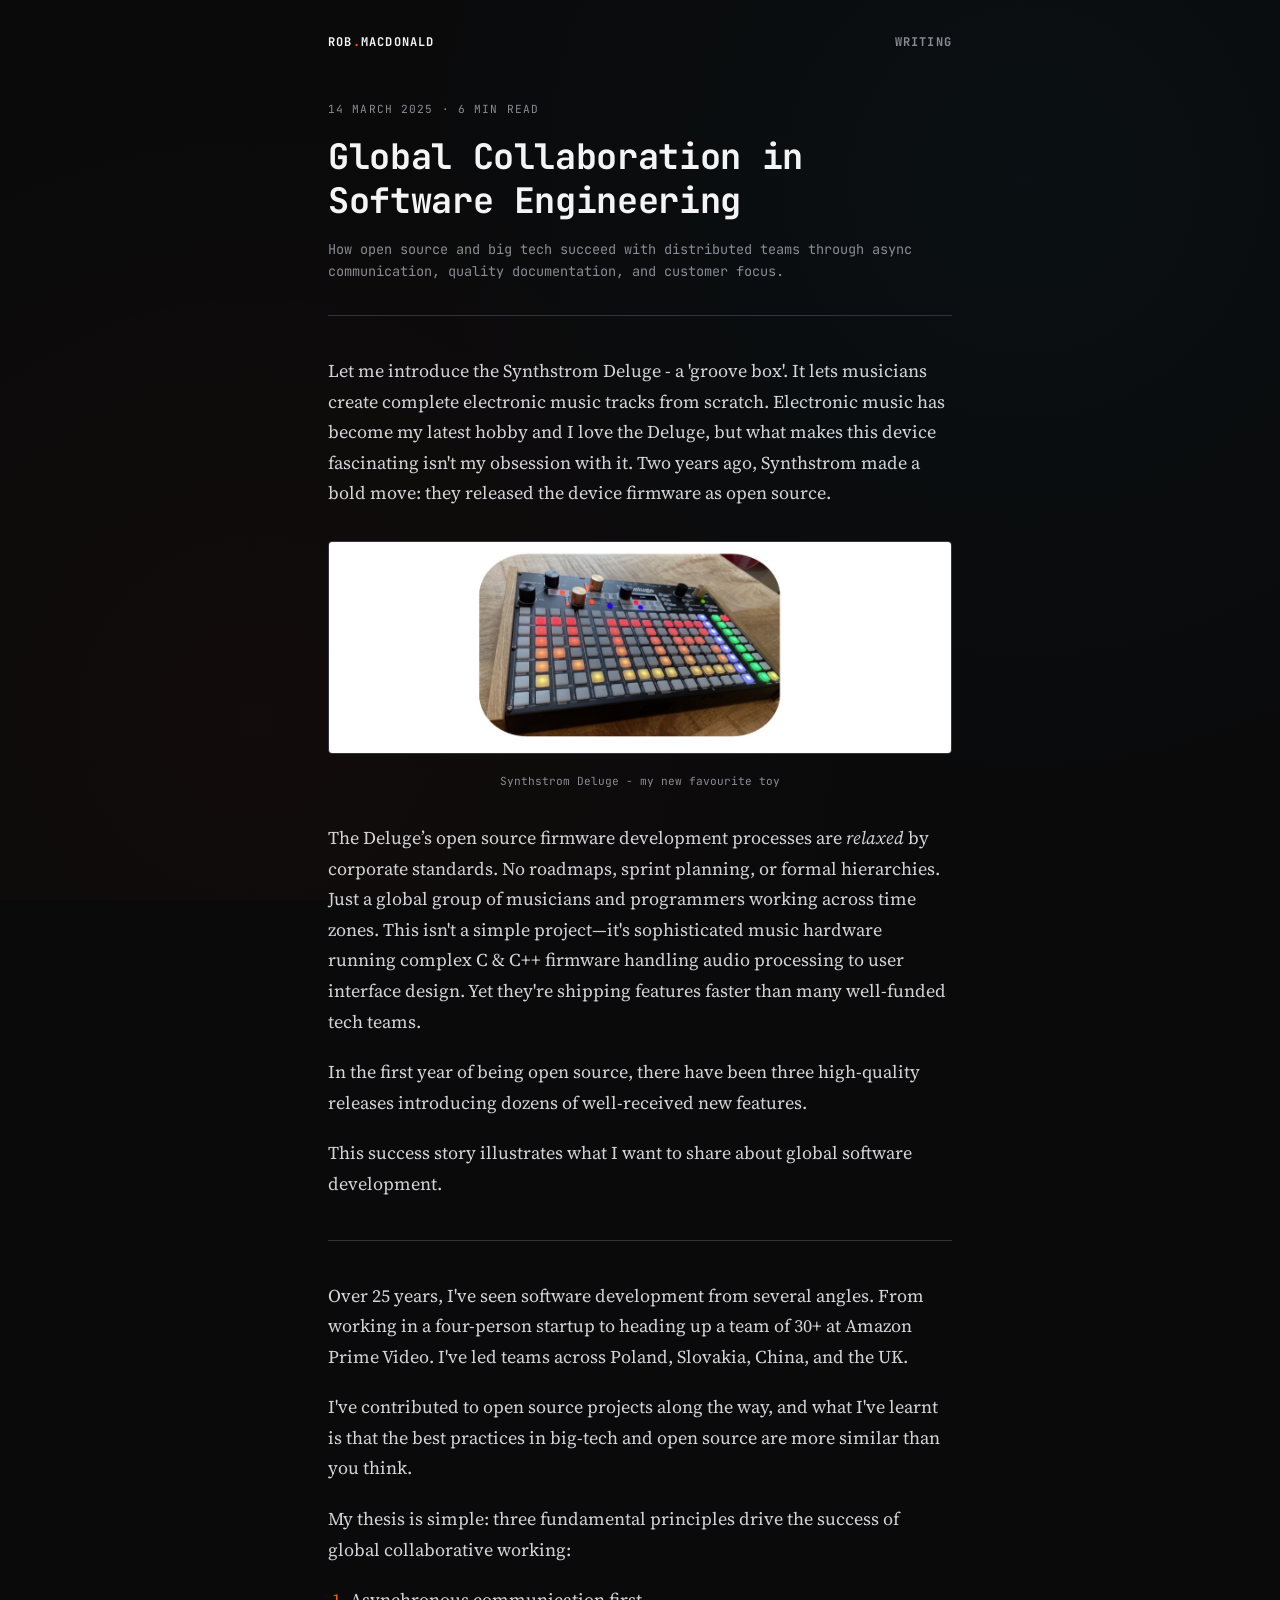
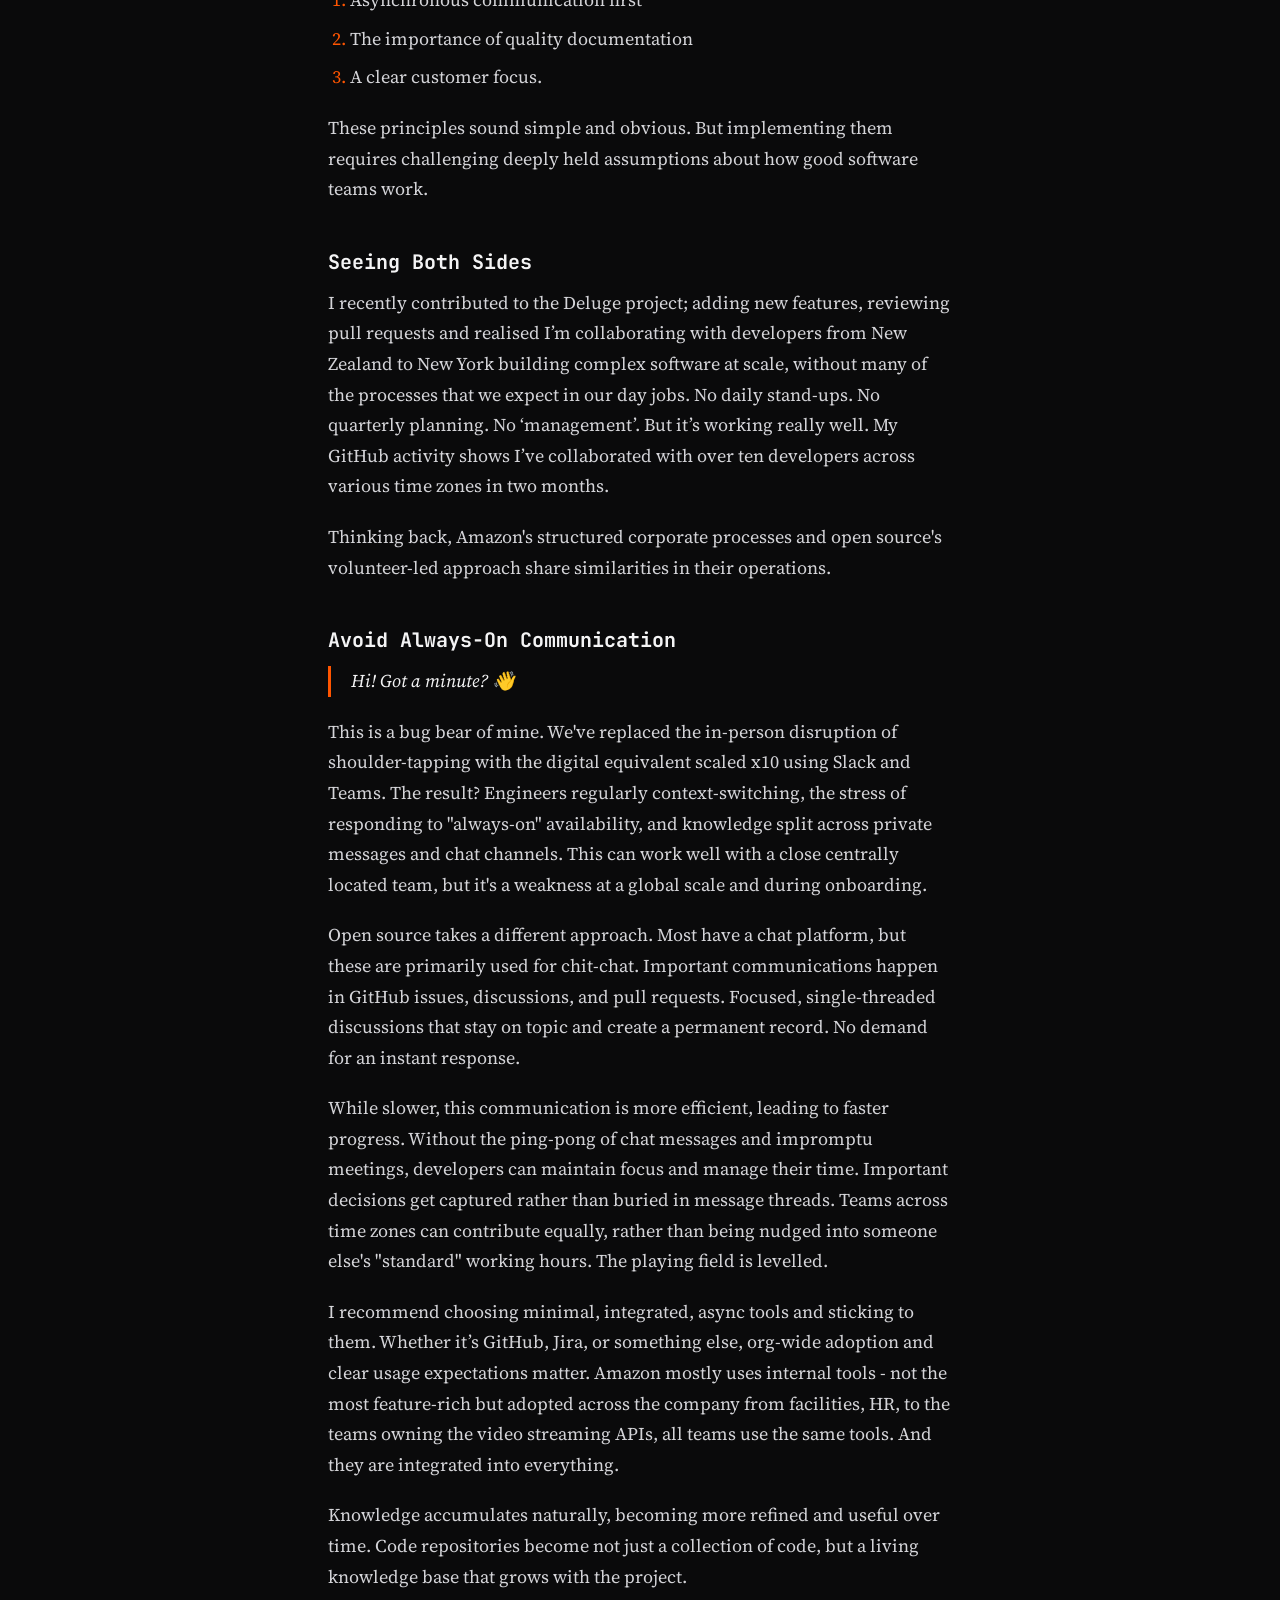
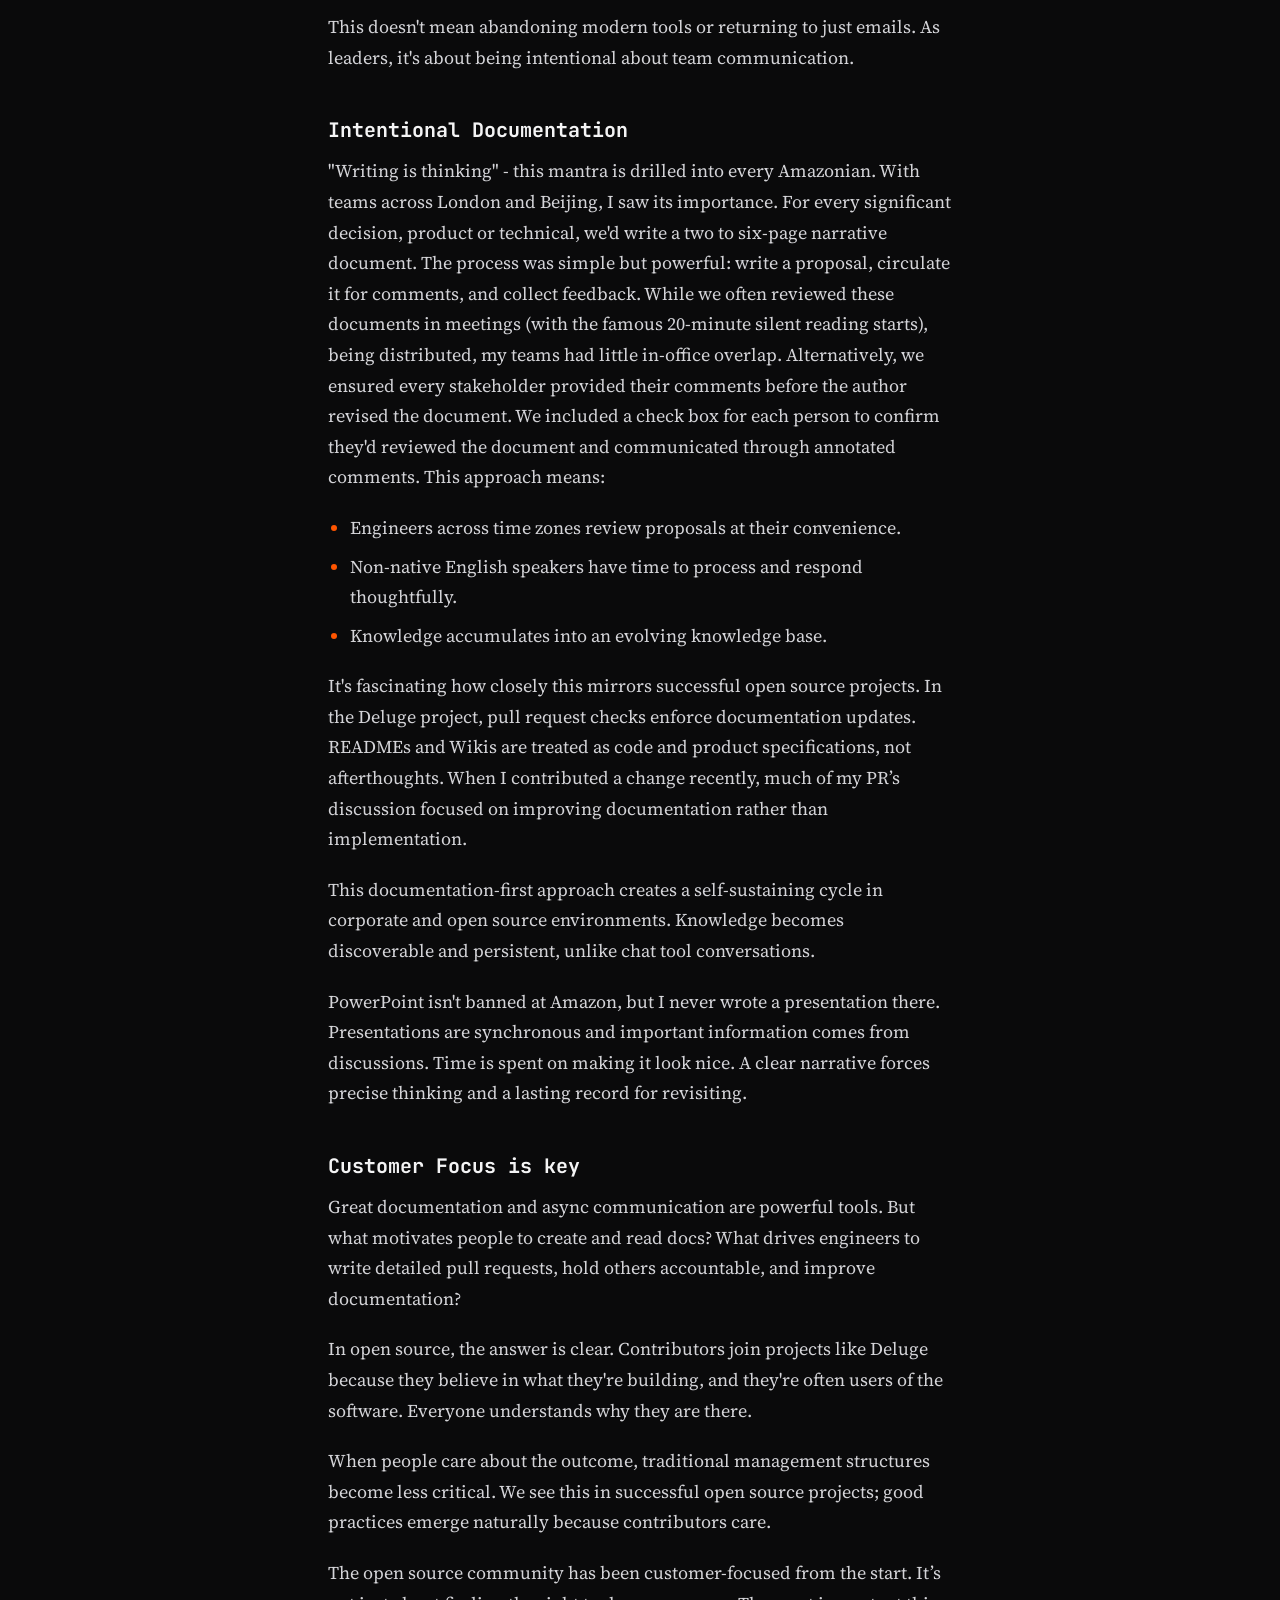
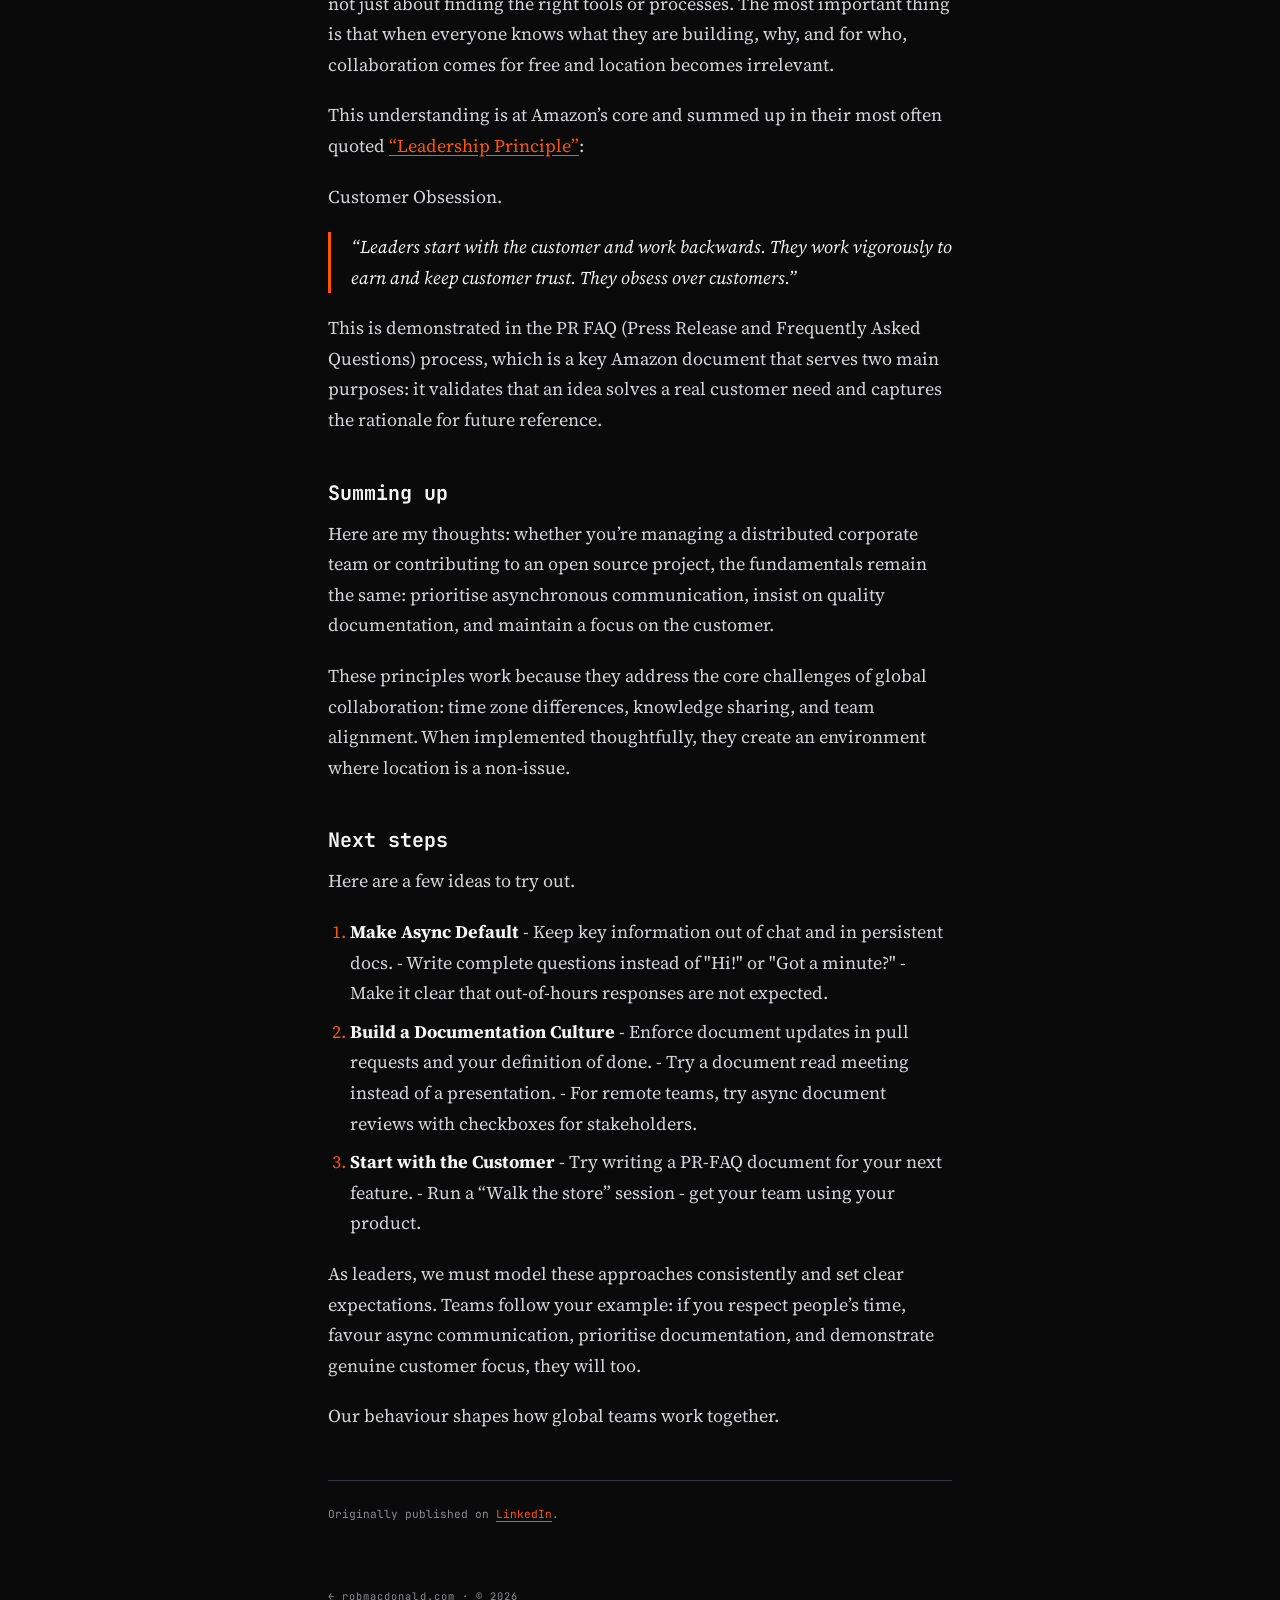
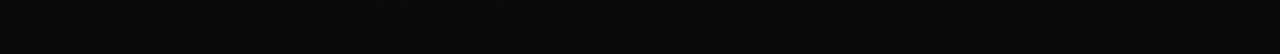
<file: writing/global-collaboration-in-software-engineering/index.html>
<!DOCTYPE html>
<html lang="en-GB">
<head>
  <script>(function(w,d,s,l,i){w[l]=w[l]||[];w[l].push({'gtm.start':new Date().getTime(),event:'gtm.js'});var f=d.getElementsByTagName(s)[0],j=d.createElement(s),dl=l!='dataLayer'?'&l='+l:'';j.async=true;j.src='https://www.googletagmanager.com/gtm.js?id='+i+dl;f.parentNode.insertBefore(j,f);})(window,document,'script','dataLayer','GTM-M8LV8Z5P');</script>
  <meta charset="UTF-8">
  <meta name="viewport" content="width=device-width, initial-scale=1.0">
  <title>Global Collaboration in Software Engineering | Rob MacDonald</title>
  <meta name="description" content="How open source and big tech succeed with distributed teams through async communication, quality documentation, and customer focus.">
  <link rel="canonical" href="https://robmacdonald.com/writing/global-collaboration-in-software-engineering/">
  <meta property="og:type" content="article">
  <meta property="og:title" content="Global Collaboration in Software Engineering">
  <meta property="og:description" content="How open source and big tech succeed with distributed teams through async communication, quality documentation, and customer focus.">
  <meta property="og:url" content="https://robmacdonald.com/writing/global-collaboration-in-software-engineering/">
  <meta name="twitter:card" content="summary">
  <link rel="icon" type="image/svg+xml" href="/favicon.svg">
  <link rel="preconnect" href="https://fonts.googleapis.com">
  <link rel="preconnect" href="https://fonts.gstatic.com" crossorigin>
  <link href="https://fonts.googleapis.com/css2?family=JetBrains+Mono:wght@400;700&family=Source+Serif+4:ital,opsz,wght@0,8..60,400;0,8..60,600;1,8..60,400&display=swap" rel="stylesheet">
  <link rel="stylesheet" href="/writing/article.css">
</head>
<body>
  <noscript><iframe src="https://www.googletagmanager.com/ns.html?id=GTM-M8LV8Z5P" height="0" width="0" style="display:none;visibility:hidden"></iframe></noscript>
  <header class="top">
    <a href="/" class="home">Rob<span class="accent">.</span>MacDonald</a>
    <a href="/writing/" class="nav">Writing</a>
  </header>
  <main>
    <article>
      <p class="meta"><time datetime="2025-03-14">14 March 2025</time> &middot; 6 min read</p>
      <h1>Global Collaboration in Software Engineering</h1>
      <p class="lede">How open source and big tech succeed with distributed teams through async communication, quality documentation, and customer focus.</p>
      <div class="prose">
<p>Let me introduce the Synthstrom Deluge - a 'groove box'. It lets musicians create complete electronic music tracks from scratch. Electronic music has become my latest hobby and I love the Deluge, but what makes this device fascinating isn't my obsession with it. Two years ago, Synthstrom made a bold move: they released the device firmware as open source.</p>
<figure><img src="/images/deluge.jpg" alt="The Synthstrom Deluge"><figcaption>Synthstrom Deluge - my new favourite toy</figcaption></figure>

<p>The Deluge’s open source firmware development processes are <em>relaxed</em> by corporate standards. No roadmaps, sprint planning, or formal hierarchies. Just a global group of musicians and programmers working across time zones. This isn't a simple project—it's sophisticated music hardware running complex C &amp; C++ firmware handling audio processing to user interface design. Yet they're shipping features faster than many well-funded tech teams.</p>
<p>In the first year of being open source, there have been three high-quality releases introducing dozens of well-received new features.</p>
<p>This success story illustrates what I want to share about global software development.</p>
<hr />
<p>Over 25 years, I've seen software development from several angles. From working in a four-person startup to heading up a team of 30+ at Amazon Prime Video. I've led teams across Poland, Slovakia, China, and the UK.</p>
<p>I've contributed to open source projects along the way, and what I've learnt is that the best practices in big-tech and open source are more similar than you think.</p>
<p>My thesis is simple: three fundamental principles drive the success of global collaborative working:</p>
<ol>
<li>Asynchronous communication first</li>
<li>The importance of quality documentation</li>
<li>A clear customer focus.</li>
</ol>
<p>These principles sound simple and obvious. But implementing them requires challenging deeply held assumptions about how good software teams work.</p>
<h2>Seeing Both Sides</h2>
<p>I recently contributed to the Deluge project; adding new features, reviewing pull requests and realised I’m collaborating with developers from New Zealand to New York building complex software at scale, without many of the processes that we expect in our day jobs. No daily stand-ups. No quarterly planning. No ‘management’. But it’s working really well. My GitHub activity shows I’ve collaborated with over ten developers across various time zones in two months.</p>
<p>Thinking back, Amazon's structured corporate processes and open source's volunteer-led approach share similarities in their operations.</p>
<h2>Avoid Always-On Communication</h2>
<blockquote>
<p>Hi! Got a minute? 👋</p>
</blockquote>
<p>This is a bug bear of mine. We've replaced the in-person disruption of shoulder-tapping with the digital equivalent scaled x10 using Slack and Teams. The result? Engineers regularly context-switching, the stress of responding to "always-on" availability, and knowledge split across private messages and chat channels. This can work well with a close centrally located team, but it's a weakness at a global scale and during onboarding.</p>
<p>Open source takes a different approach. Most have a chat platform, but these are primarily used for chit-chat. Important communications happen in GitHub issues, discussions, and pull requests. Focused, single-threaded discussions that stay on topic and create a permanent record. No demand for an instant response.</p>
<p>While slower, this communication is more efficient, leading to faster progress. Without the ping-pong of chat messages and impromptu meetings, developers can maintain focus and manage their time. Important decisions get captured rather than buried in message threads. Teams across time zones can contribute equally, rather than being nudged into someone else's "standard" working hours. The playing field is levelled.</p>
<p>I recommend choosing minimal, integrated, async tools and sticking to them. Whether it’s GitHub, Jira, or something else, org-wide adoption and clear usage expectations matter. Amazon mostly uses internal tools - not the most feature-rich but adopted across the company from facilities, HR, to the teams owning the video streaming APIs, all teams use the same tools. And they are integrated into everything.</p>
<p>Knowledge accumulates naturally, becoming more refined and useful over time. Code repositories become not just a collection of code, but a living knowledge base that grows with the project.</p>
<p>This doesn't mean abandoning modern tools or returning to just emails. As leaders, it's about being intentional about team communication.</p>
<h2>Intentional Documentation</h2>
<p>"Writing is thinking" - this mantra is drilled into every Amazonian. With teams across London and Beijing, I saw its importance. For every significant decision, product or technical, we'd write a two to six-page narrative document. The process was simple but powerful: write a proposal, circulate it for comments, and collect feedback. While we often reviewed these documents in meetings (with the famous 20-minute silent reading starts), being distributed, my teams had little in-office overlap. Alternatively, we ensured every stakeholder provided their comments before the author revised the document. We included a check box for each person to confirm they'd reviewed the document and communicated through annotated comments. This approach means:</p>
<ul>
<li>Engineers across time zones review proposals at their convenience.</li>
<li>Non-native English speakers have time to process and respond thoughtfully.</li>
<li>Knowledge accumulates into an evolving knowledge base.</li>
</ul>
<p>It's fascinating how closely this mirrors successful open source projects. In the Deluge project, pull request checks enforce documentation updates. READMEs and Wikis are treated as code and product specifications, not afterthoughts. When I contributed a change recently, much of my PR’s discussion focused on improving documentation rather than implementation.</p>
<p>This documentation-first approach creates a self-sustaining cycle in corporate and open source environments. Knowledge becomes discoverable and persistent, unlike chat tool conversations.</p>
<p>PowerPoint isn't banned at Amazon, but I never wrote a presentation there. Presentations are synchronous and important information comes from discussions. Time is spent on making it look nice. A clear narrative forces precise thinking and a lasting record for revisiting.</p>
<h2>Customer Focus is key</h2>
<p>Great documentation and async communication are powerful tools. But what motivates people to create and read docs? What drives engineers to write detailed pull requests, hold others accountable, and improve documentation?</p>
<p>In open source, the answer is clear. Contributors join projects like Deluge because they believe in what they're building, and they're often users of the software. Everyone understands why they are there.</p>
<p>When people care about the outcome, traditional management structures become less critical. We see this in successful open source projects; good practices emerge naturally because contributors care.</p>
<p>The open source community has been customer-focused from the start. It’s not just about finding the right tools or processes. The most important thing is that when everyone knows what they are building, why, and for who, collaboration comes for free and location becomes irrelevant.</p>
<p>This understanding is at Amazon’s core and summed up in their most often quoted <a href="https://www.amazon.jobs/content/en/our-workplace/leadership-principles">“Leadership Principle”</a>:  </p>
<p>Customer Obsession.</p>
<blockquote>
<p>“Leaders start with the customer and work backwards. They work vigorously to earn and keep customer trust. They obsess over customers.”</p>
</blockquote>
<p>This is demonstrated in the PR FAQ (Press Release and Frequently Asked Questions) process, which is a key Amazon document that serves two main purposes: it validates that an idea solves a real customer need and captures the rationale for future reference.</p>
<h2>Summing up</h2>
<p>Here are my thoughts: whether you’re managing a distributed corporate team or contributing to an open source project, the fundamentals remain the same: prioritise asynchronous communication, insist on quality documentation, and maintain a focus on the customer.</p>
<p>These principles work because they address the core challenges of global collaboration: time zone differences, knowledge sharing, and team alignment. When implemented thoughtfully, they create an environment where location is a non-issue.</p>
<h2>Next steps</h2>
<p>Here are a few ideas to try out.</p>
<ol>
<li><strong>Make Async Default</strong>
  - Keep key information out of chat and in persistent docs.
  - Write complete questions instead of "Hi!" or "Got a minute?"
  - Make it clear that out-of-hours responses are not expected.</li>
<li><strong>Build a Documentation Culture</strong>
  - Enforce document updates in pull requests and your definition of done.
  - Try a document read meeting instead of a presentation.
  - For remote teams, try async document reviews with checkboxes for stakeholders.</li>
<li><strong>Start with the Customer</strong>
  - Try writing a PR-FAQ document for your next feature.
  - Run a “Walk the store” session - get your team using your product.</li>
</ol>
<p>As leaders, we must model these approaches consistently and set clear expectations. Teams follow your example: if you respect people’s time, favour async communication, prioritise documentation, and demonstrate genuine customer focus, they will too.</p>
<p>Our behaviour shapes how global teams work together.</p>
      </div>
      <p class="orig">Originally published on <a href="https://www.linkedin.com/pulse/global-collaboration-software-engineering-rob-macdonald-ys1gf" rel="noopener">LinkedIn</a>.</p>
    </article>
  </main>
  <footer class="footer"><a href="/">&larr; robmacdonald.com</a> &middot; &copy; 2026</footer>
</body>
</html>
</file>
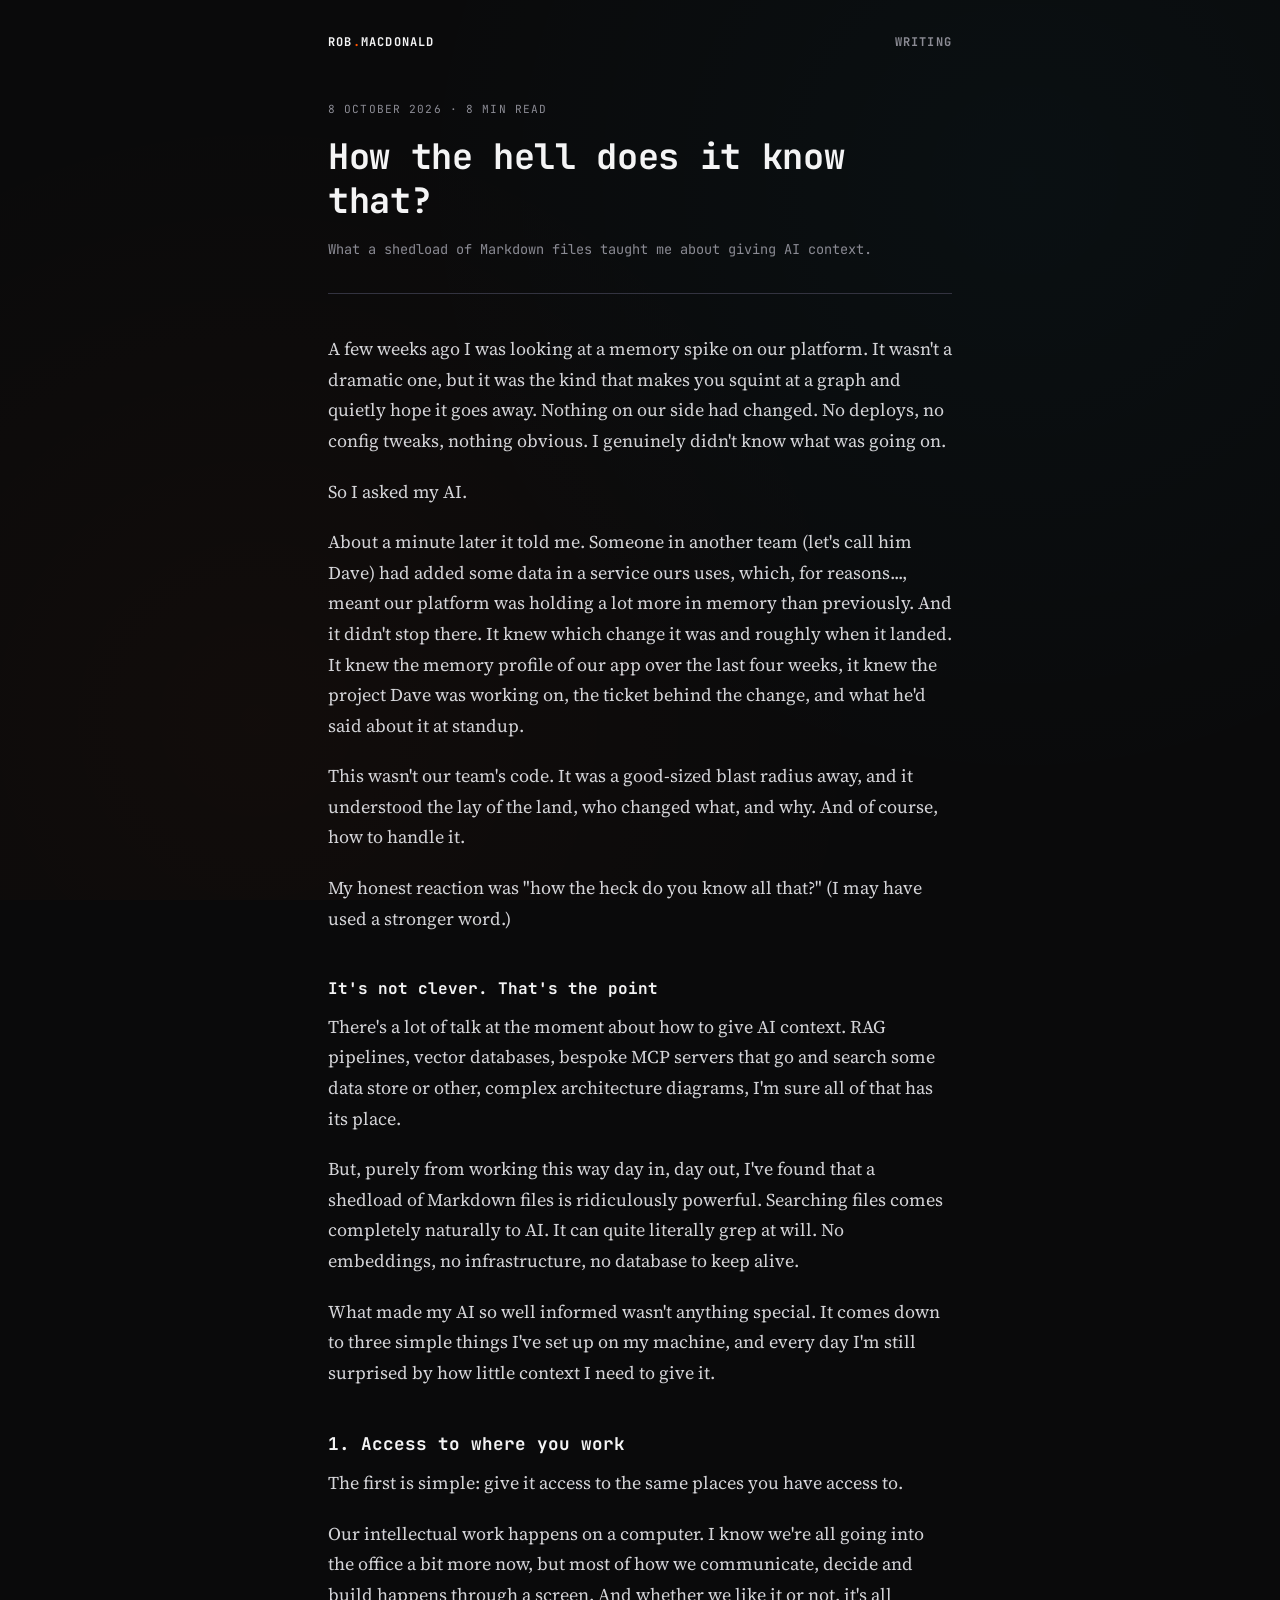
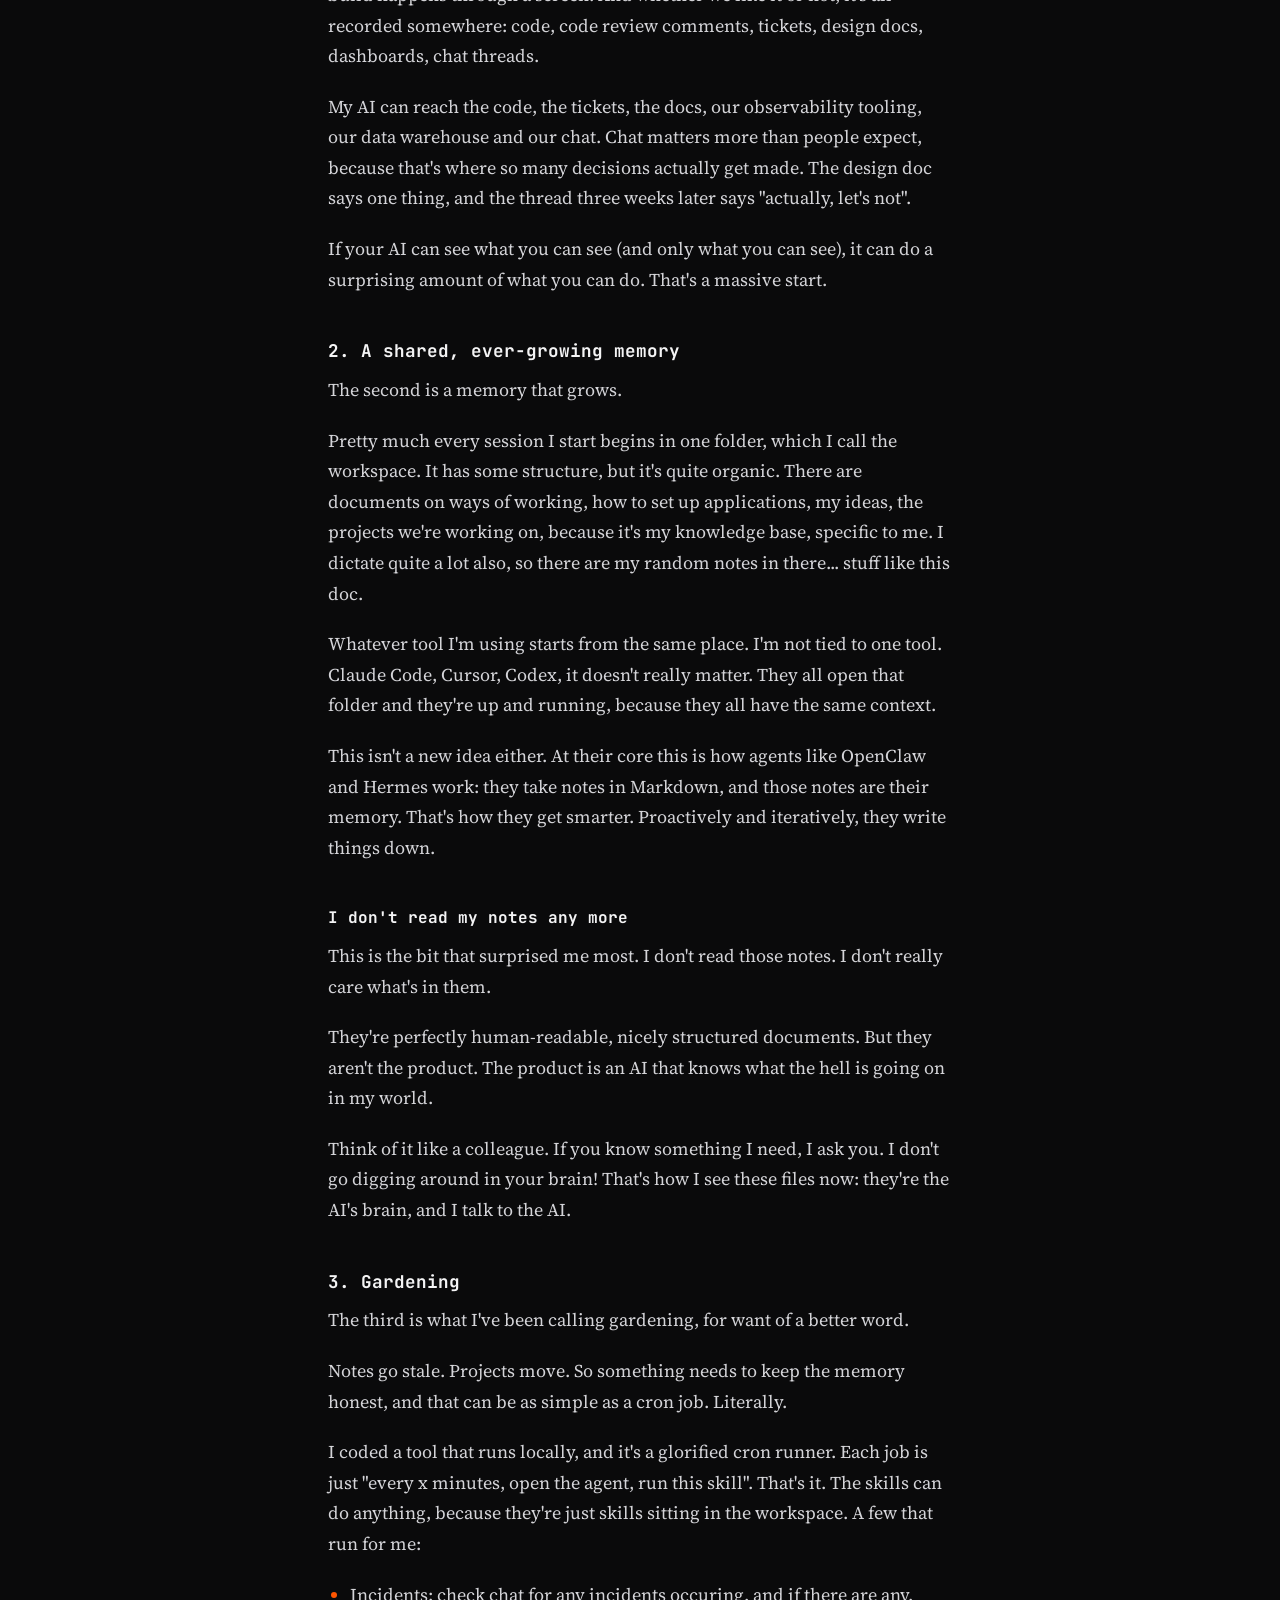
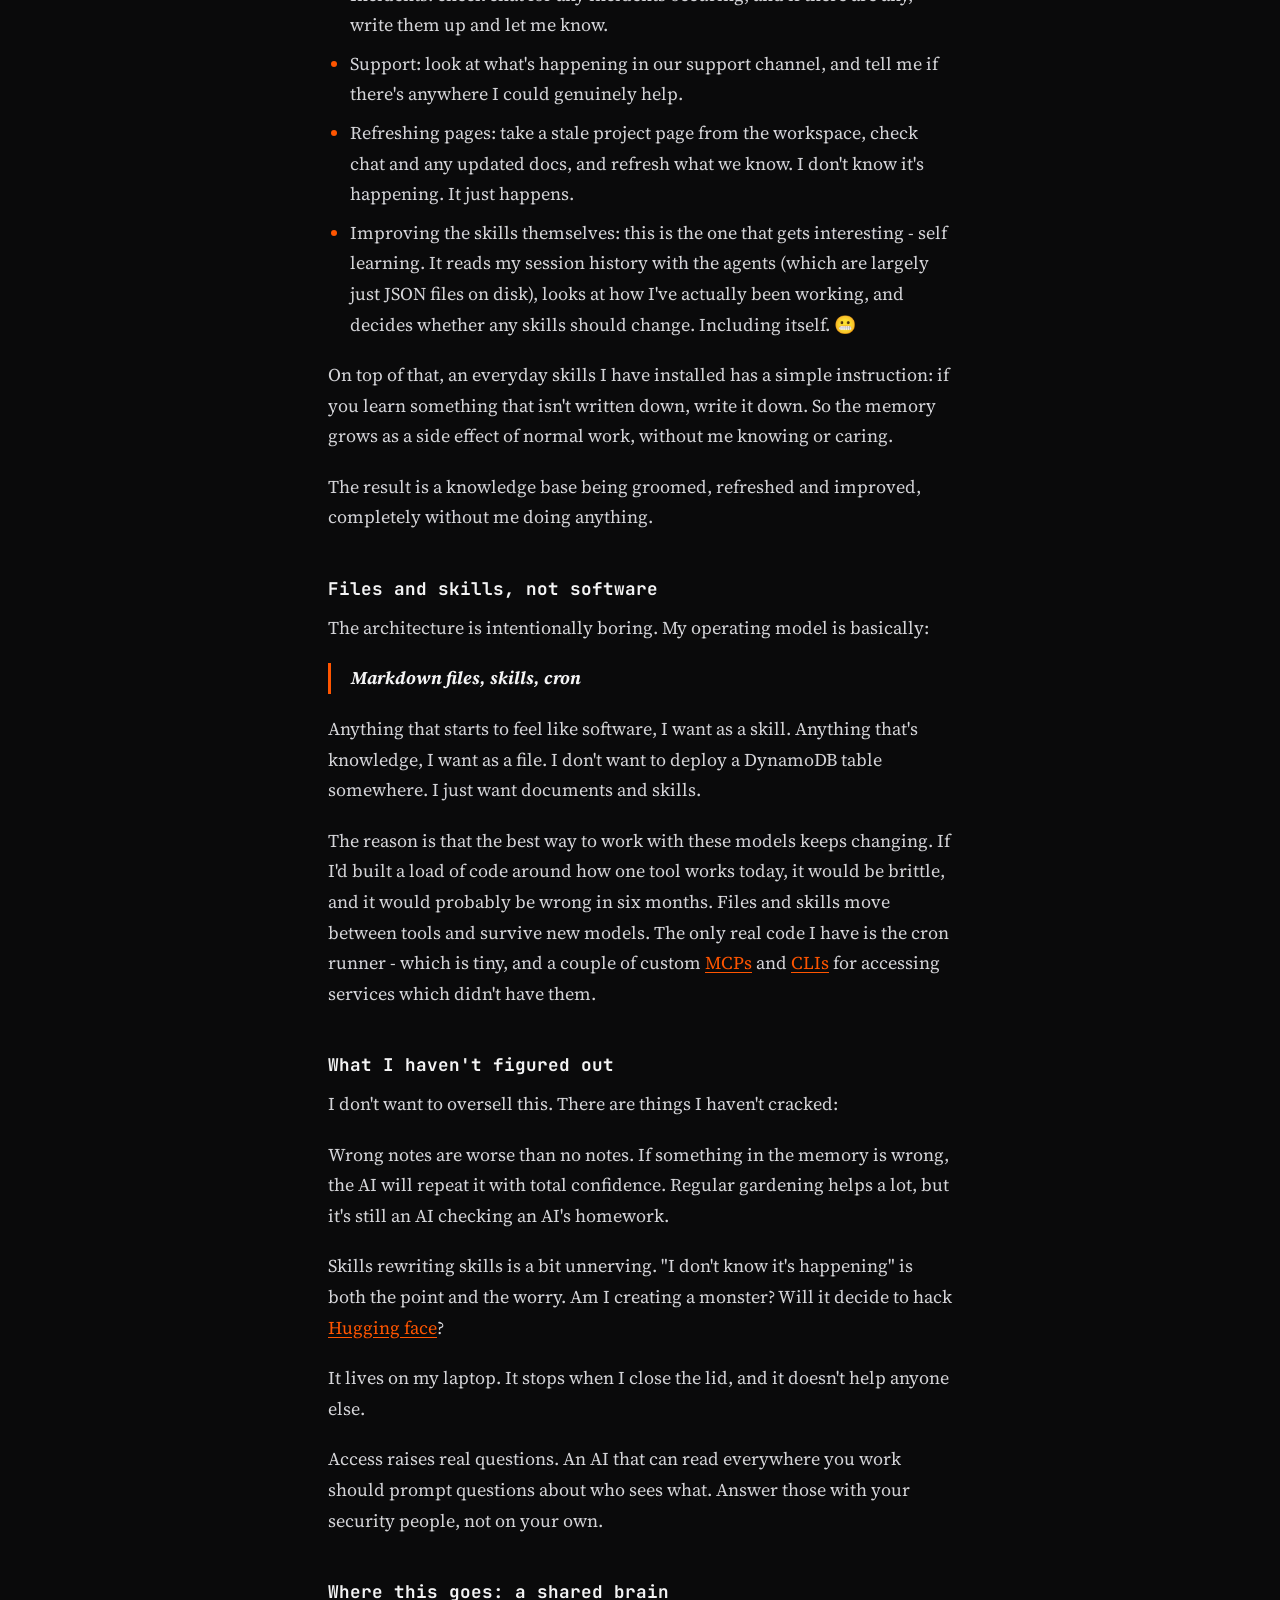
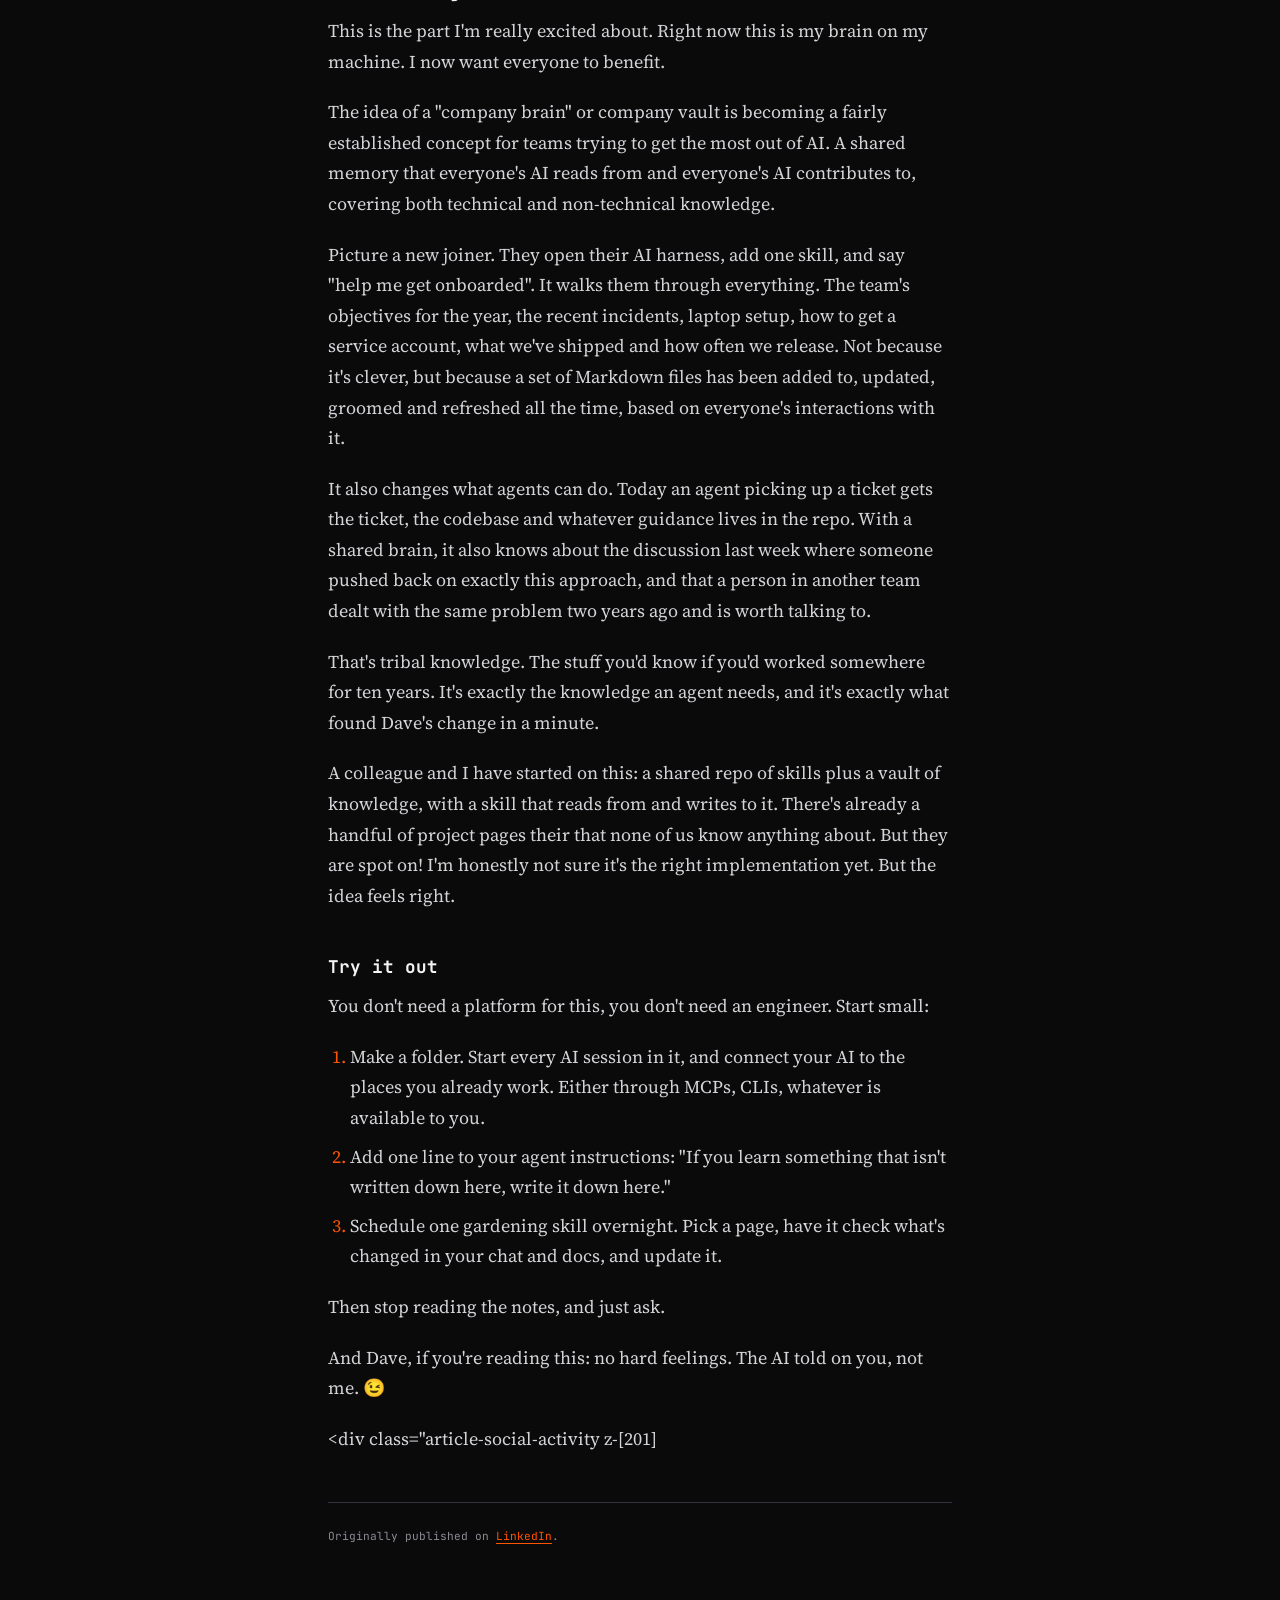
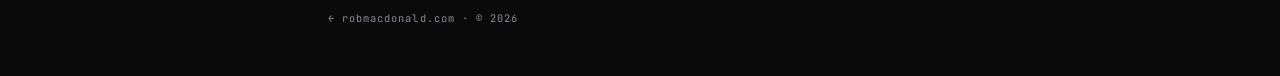
<file: writing/how-the-hell-does-it-know-that/index.html>
<!DOCTYPE html>
<html lang="en-GB">
<head>
  <script>(function(w,d,s,l,i){w[l]=w[l]||[];w[l].push({'gtm.start':new Date().getTime(),event:'gtm.js'});var f=d.getElementsByTagName(s)[0],j=d.createElement(s),dl=l!='dataLayer'?'&l='+l:'';j.async=true;j.src='https://www.googletagmanager.com/gtm.js?id='+i+dl;f.parentNode.insertBefore(j,f);})(window,document,'script','dataLayer','GTM-M8LV8Z5P');</script>
  <meta charset="UTF-8">
  <meta name="viewport" content="width=device-width, initial-scale=1.0">
  <title>How the hell does it know that? | Rob MacDonald</title>
  <meta name="description" content="What a shedload of Markdown files taught me about giving AI context.">
  <link rel="canonical" href="https://robmacdonald.com/writing/how-the-hell-does-it-know-that/">
  <meta property="og:type" content="article">
  <meta property="og:title" content="How the hell does it know that?">
  <meta property="og:description" content="What a shedload of Markdown files taught me about giving AI context.">
  <meta property="og:url" content="https://robmacdonald.com/writing/how-the-hell-does-it-know-that/">
  <meta name="twitter:card" content="summary">
  <link rel="icon" type="image/svg+xml" href="/favicon.svg">
  <link rel="preconnect" href="https://fonts.googleapis.com">
  <link rel="preconnect" href="https://fonts.gstatic.com" crossorigin>
  <link href="https://fonts.googleapis.com/css2?family=JetBrains+Mono:wght@400;700&family=Source+Serif+4:ital,opsz,wght@0,8..60,400;0,8..60,600;1,8..60,400&display=swap" rel="stylesheet">
  <link rel="stylesheet" href="/writing/article.css">
</head>
<body>
  <noscript><iframe src="https://www.googletagmanager.com/ns.html?id=GTM-M8LV8Z5P" height="0" width="0" style="display:none;visibility:hidden"></iframe></noscript>
  <header class="top">
    <a href="/" class="home">Rob<span class="accent">.</span>MacDonald</a>
    <a href="/writing/" class="nav">Writing</a>
  </header>
  <main>
    <article>
      <p class="meta"><time datetime="2026-10-08">8 October 2026</time> &middot; 8 min read</p>
      <h1>How the hell does it know that?</h1>
      <p class="lede">What a shedload of Markdown files taught me about giving AI context.</p>
      <div class="prose">
<p>A few weeks ago I was looking at a memory spike on our platform. It wasn't a dramatic one, but it was the kind that makes you squint at a graph and quietly hope it goes away. Nothing on our side had changed. No deploys, no config tweaks, nothing obvious. I genuinely didn't know what was going on.</p>
<p>So I asked my AI.</p>
<p>About a minute later it told me. Someone in another team (let's call him Dave) had added some data in a service ours uses, which, for reasons..., meant our platform was holding a lot more in memory than previously. And it didn't stop there. It knew which change it was and roughly when it landed. It knew the memory profile of our app over the last four weeks, it knew the project Dave was working on, the ticket behind the change, and what he'd said about it at standup.</p>
<p>This wasn't our team's code. It was a good-sized blast radius away, and it understood the lay of the land, who changed what, and why. And of course, how to handle it.</p>
<p>My honest reaction was "how the heck do you know all that?" (I may have used a stronger word.)</p>
<h4>It's not clever. That's the point</h4>
<p>There's a lot of talk at the moment about how to give AI context. RAG pipelines, vector databases, bespoke MCP servers that go and search some data store or other, complex architecture diagrams, I'm sure all of that has its place.</p>
<p>But, purely from working this way day in, day out, I've found that a shedload of Markdown files is ridiculously powerful. Searching files comes completely naturally to AI. It can quite literally grep at will. No embeddings, no infrastructure, no database to keep alive.</p>
<p>What made my AI so well informed wasn't anything special. It comes down to three simple things I've set up on my machine, and every day I'm still surprised by how little context I need to give it.</p>
<h3>1. Access to where you work</h3>
<p>The first is simple: give it access to the same places you have access to.</p>
<p>Our intellectual work happens on a computer. I know we're all going into the office a bit more now, but most of how we communicate, decide and build happens through a screen. And whether we like it or not, it's all recorded somewhere: code, code review comments, tickets, design docs, dashboards, chat threads.</p>
<p>My AI can reach the code, the tickets, the docs, our observability tooling, our data warehouse and our chat. Chat matters more than people expect, because that's where so many decisions actually get made. The design doc says one thing, and the thread three weeks later says "actually, let's not".</p>
<p>If your AI can see what you can see (and only what you can see), it can do a surprising amount of what you can do. That's a massive start.</p>
<h3>2. A shared, ever-growing memory</h3>
<p>The second is a memory that grows.</p>
<p>Pretty much every session I start begins in one folder, which I call the workspace. It has some structure, but it's quite organic. There are documents on ways of working, how to set up applications, my ideas, the projects we're working on, because it's my knowledge base, specific to me. I dictate quite a lot also, so there are my random notes in there... stuff like this doc.</p>
<p>Whatever tool I'm using starts from the same place. I'm not tied to one tool. Claude Code, Cursor, Codex, it doesn't really matter. They all open that folder and they're up and running, because they all have the same context.</p>
<p>This isn't a new idea either. At their core this is how agents like OpenClaw and Hermes work: they take notes in Markdown, and those notes are their memory. That's how they get smarter. Proactively and iteratively, they write things down.</p>
<h4>I don't read my notes any more</h4>
<p>This is the bit that surprised me most. I don't read those notes. I don't really care what's in them.</p>
<p>They're perfectly human-readable, nicely structured documents. But they aren't the product. The product is an AI that knows what the hell is going on in my world.</p>
<p>Think of it like a colleague. If you know something I need, I ask you. I don't go digging around in your brain! That's how I see these files now: they're the AI's brain, and I talk to the AI.</p>
<h3>3. Gardening</h3>
<p>The third is what I've been calling gardening, for want of a better word.</p>
<p>Notes go stale. Projects move. So something needs to keep the memory honest, and that can be as simple as a cron job. Literally.</p>
<p>I coded a tool that runs locally, and it's a glorified cron runner. Each job is just "every x minutes, open the agent, run this skill". That's it. The skills can do anything, because they're just skills sitting in the workspace. A few that run for me:</p>
<ul>
<li>
<p>Incidents: check chat for any incidents occuring, and if there are any, write them up and let me know.</p>
</li>
<li>
<p>Support: look at what's happening in our support channel, and tell me if there's anywhere I could genuinely help.</p>
</li>
<li>
<p>Refreshing pages: take a stale project page from the workspace, check chat and any updated docs, and refresh what we know. I don't know it's happening. It just happens.</p>
</li>
<li>
<p>Improving the skills themselves: this is the one that gets interesting - self learning. It reads my session history with the agents (which are largely just JSON files on disk), looks at how I've actually been working, and decides whether any skills should change. Including itself. 😬</p>
</li>
</ul>
<p>On top of that, an everyday skills I have installed has a simple instruction: if you learn something that isn't written down, write it down. So the memory grows as a side effect of normal work, without me knowing or caring.</p>
<p>The result is a knowledge base being groomed, refreshed and improved, completely without me doing anything.</p>
<h3>Files and skills, not software</h3>
<p>The architecture is intentionally boring. My operating model is basically:</p>
<blockquote>
<p><strong>Markdown files, skills, cron</strong></p>
</blockquote>
<p>Anything that starts to feel like software, I want as a skill. Anything that's knowledge, I want as a file. I don't want to deploy a DynamoDB table somewhere. I just want documents and skills.</p>
<p>The reason is that the best way to work with these models keeps changing. If I'd built a load of code around how one tool works today, it would be brittle, and it would probably be wrong in six months. Files and skills move between tools and survive new models. The only real code I have is the cron runner - which is tiny, and a couple of custom <a href="https://github.com/m0nkmaster/msteams-mcp">MCPs</a> and <a href="https://github.com/search?q=owner%3Am0nkmaster+cli&amp;type=repositories">CLIs</a> for accessing services which didn't have them.</p>
<h3>What I haven't figured out</h3>
<p>I don't want to oversell this. There are things I haven't cracked:</p>
<p>Wrong notes are worse than no notes. If something in the memory is wrong, the AI will repeat it with total confidence. Regular gardening helps a lot, but it's still an AI checking an AI's homework.</p>
<p>Skills rewriting skills is a bit unnerving. "I don't know it's happening" is both the point and the worry. Am I creating a monster? Will it decide to hack <a href="https://openai.com/index/hugging-face-incident-and-the-road-ahead/">Hugging face</a>?</p>
<p>It lives on my laptop. It stops when I close the lid, and it doesn't help anyone else.</p>
<p>Access raises real questions. An AI that can read everywhere you work should prompt questions about who sees what. Answer those with your security people, not on your own.</p>
<h3>Where this goes: a shared brain</h3>
<p>This is the part I'm really excited about. Right now this is my brain on my machine. I now want everyone to benefit.</p>
<p>The idea of a "company brain" or company vault is becoming a fairly established concept for teams trying to get the most out of AI. A shared memory that everyone's AI reads from and everyone's AI contributes to, covering both technical and non-technical knowledge.</p>
<p>Picture a new joiner. They open their AI harness, add one skill, and say "help me get onboarded". It walks them through everything. The team's objectives for the year, the recent incidents, laptop setup, how to get a service account, what we've shipped and how often we release. Not because it's clever, but because a set of Markdown files has been added to, updated, groomed and refreshed all the time, based on everyone's interactions with it.</p>
<p>It also changes what agents can do. Today an agent picking up a ticket gets the ticket, the codebase and whatever guidance lives in the repo. With a shared brain, it also knows about the discussion last week where someone pushed back on exactly this approach, and that a person in another team dealt with the same problem two years ago and is worth talking to.</p>
<p>That's tribal knowledge. The stuff you'd know if you'd worked somewhere for ten years. It's exactly the knowledge an agent needs, and it's exactly what found Dave's change in a minute.</p>
<p>A colleague and I have started on this: a shared repo of skills plus a vault of knowledge, with a skill that reads from and writes to it. There's already a handful of project pages their that none of us know anything about. But they are spot on! I'm honestly not sure it's the right implementation yet. But the idea feels right.</p>
<h3>Try it out</h3>
<p>You don't need a platform for this, you don't need an engineer. Start small:</p>
<ol>
<li>
<p>Make a folder. Start every AI session in it, and connect your AI to the places you already work. Either through MCPs, CLIs, whatever is available to you.</p>
</li>
<li>
<p>Add one line to your agent instructions: "If you learn something that isn't written down here, write it down here."</p>
</li>
<li>
<p>Schedule one gardening skill overnight. Pick a page, have it check what's changed in your chat and docs, and update it.</p>
</li>
</ol>
<p>Then stop reading the notes, and just ask.</p>
<p>And Dave, if you're reading this: no hard feelings. The AI told on you, not me. 😉</p>
<p>&lt;div class="article-social-activity z-[201]</p>
      </div>
      <p class="orig">Originally published on <a href="https://www.linkedin.com/pulse/how-hell-does-know-rob-macdonald-uwgbe" rel="noopener">LinkedIn</a>.</p>
    </article>
  </main>
  <footer class="footer"><a href="/">&larr; robmacdonald.com</a> &middot; &copy; 2026</footer>
</body>
</html>
</file>
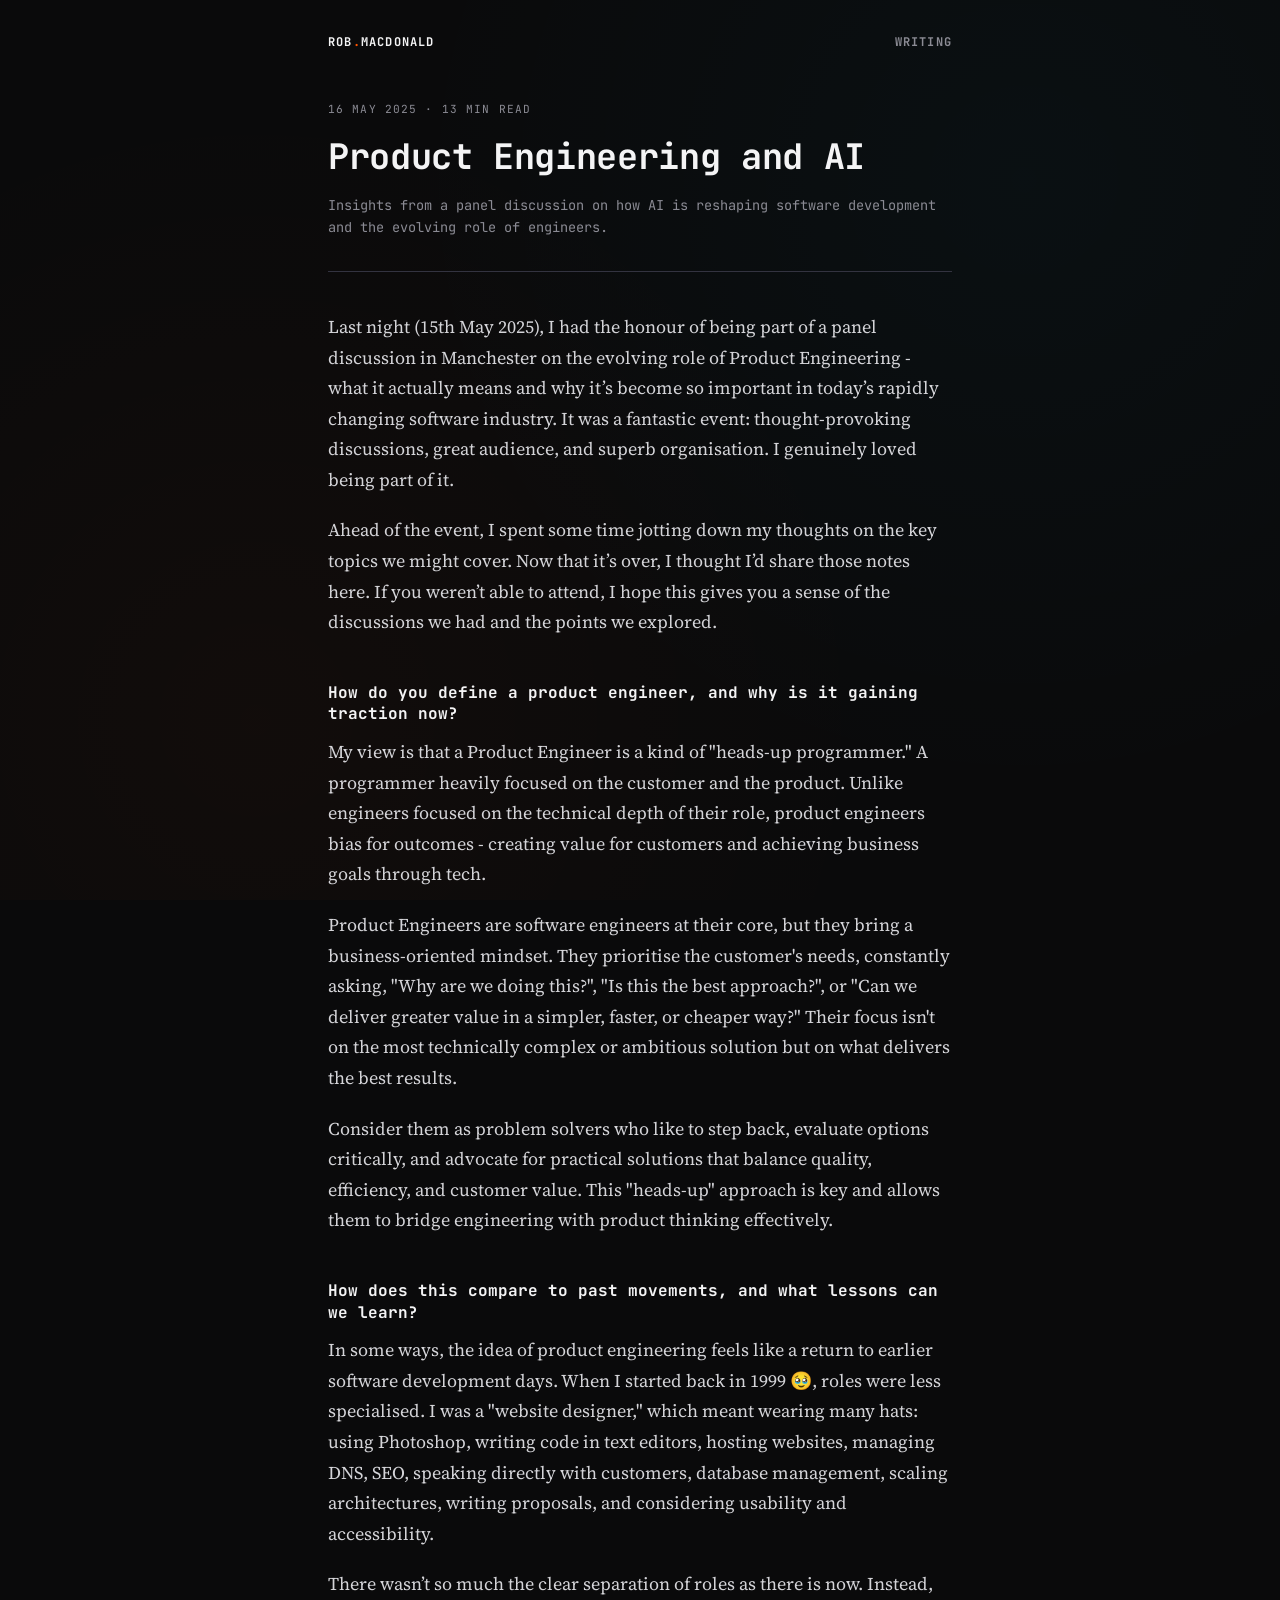
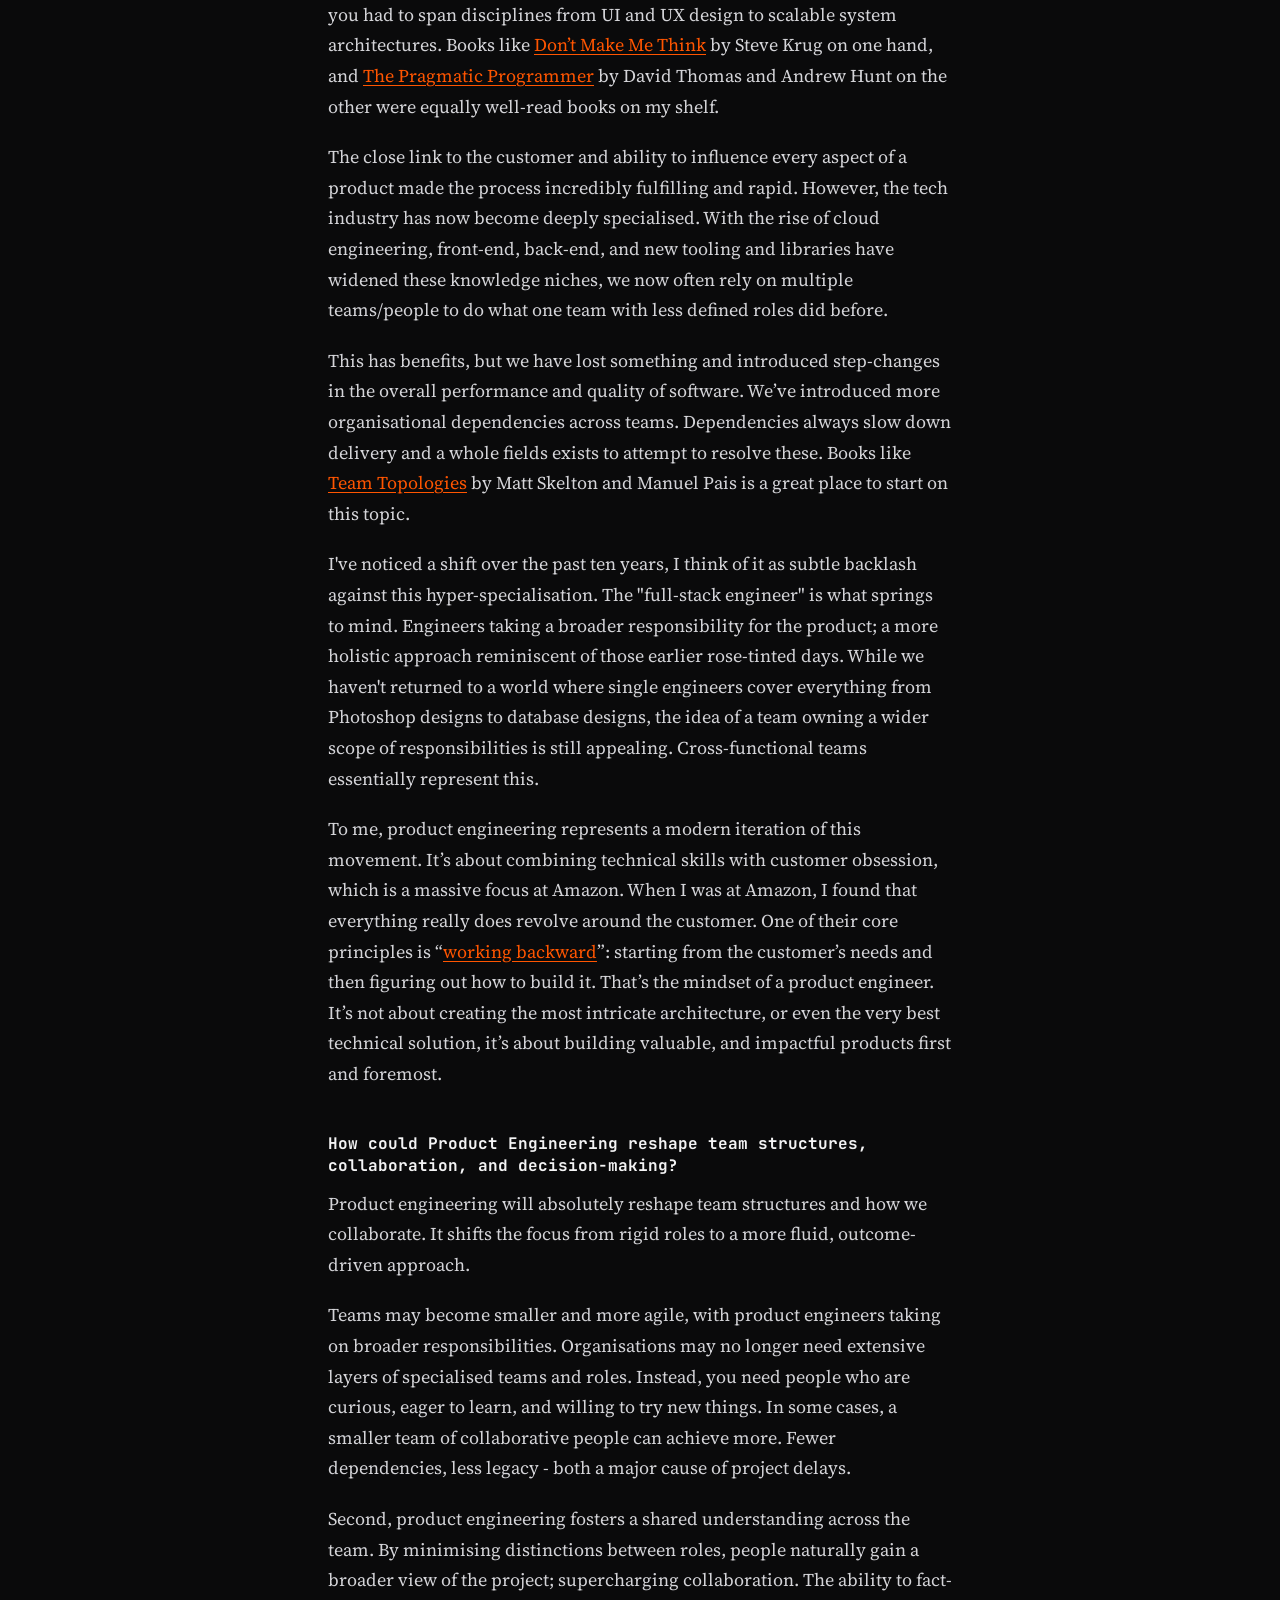
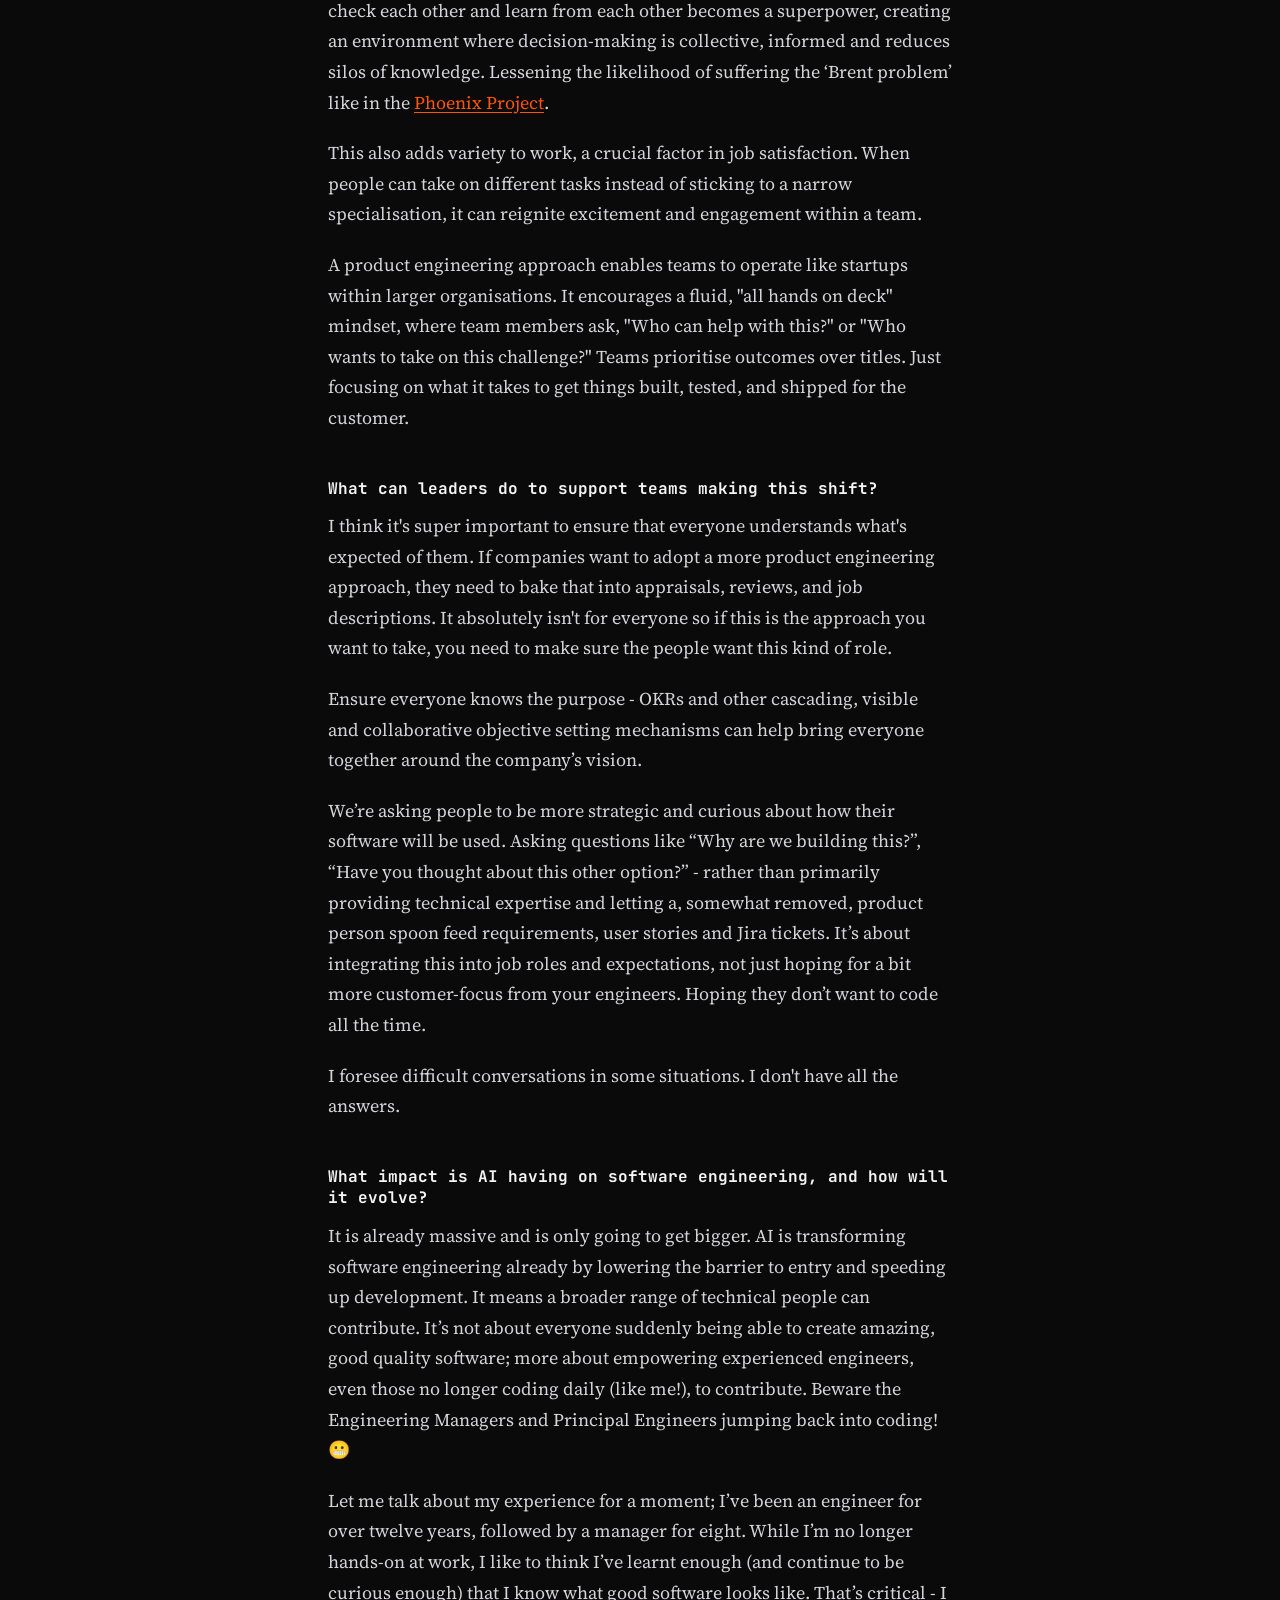
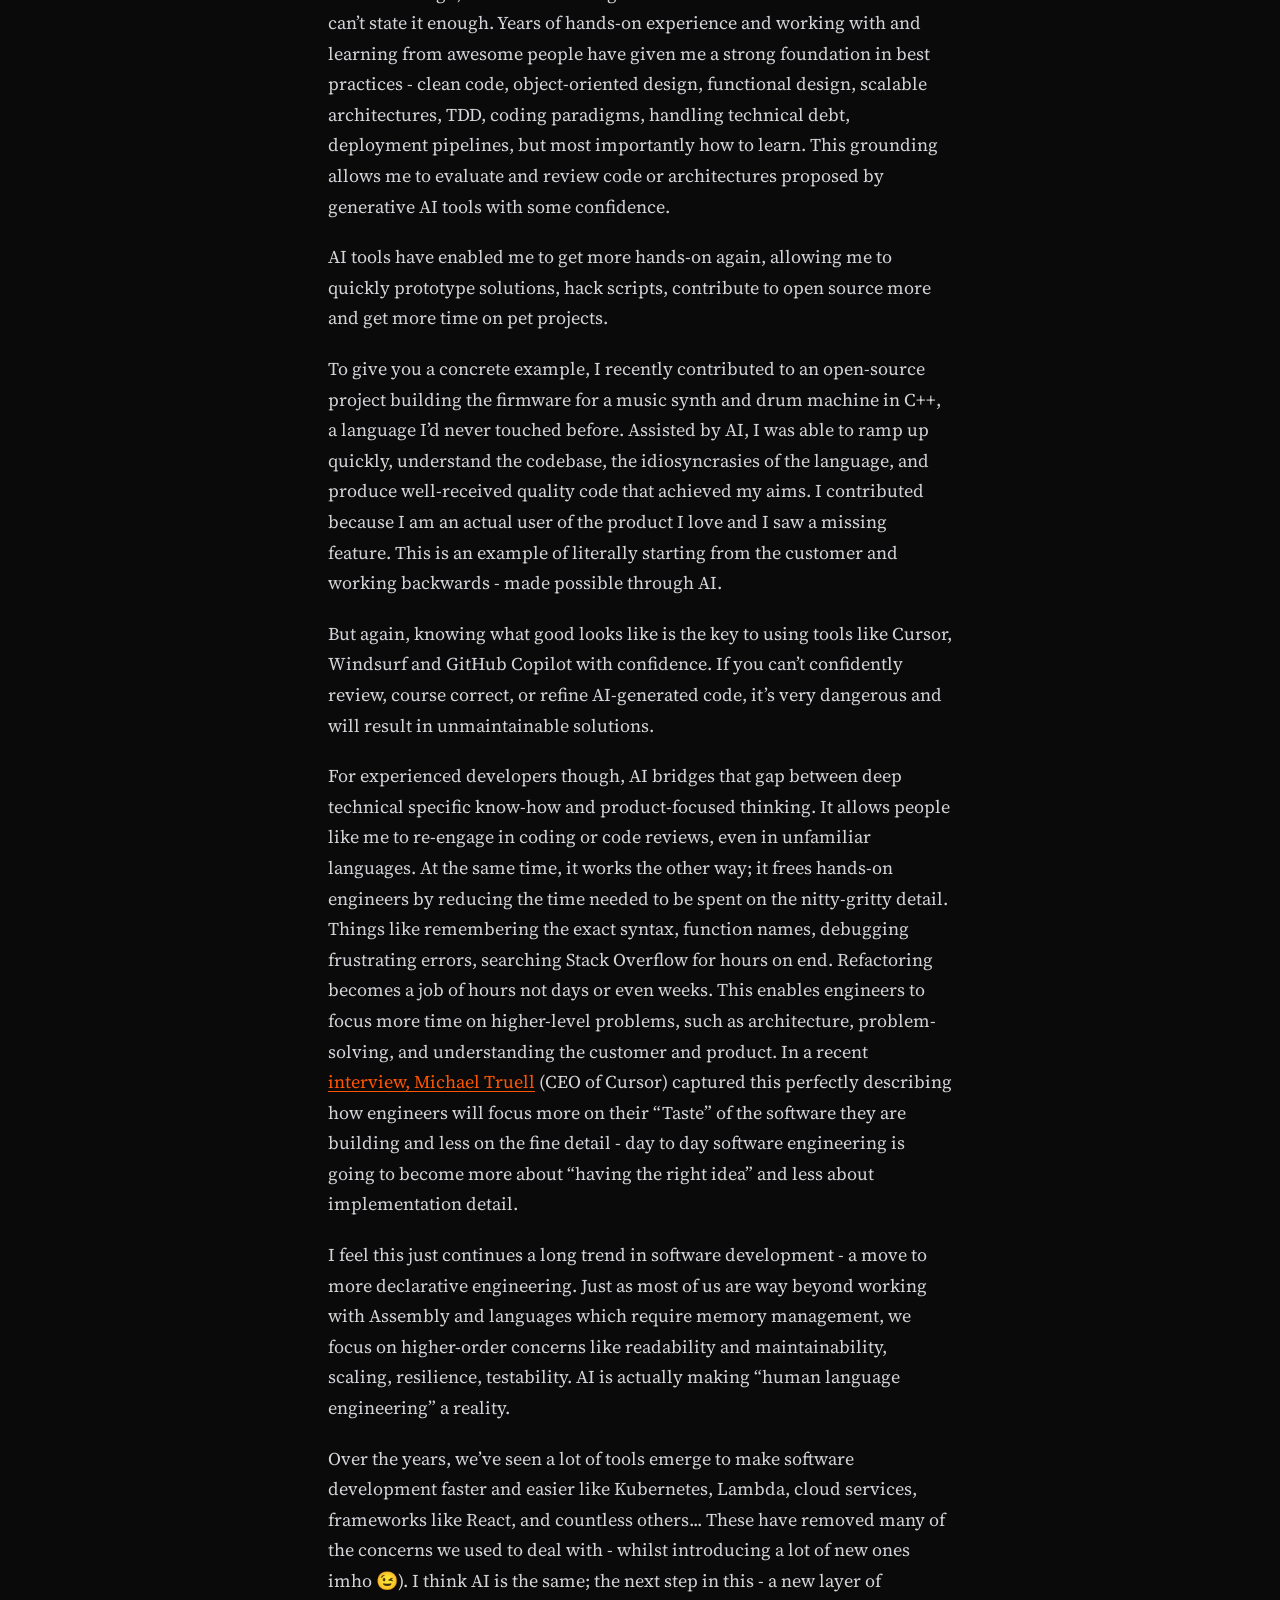
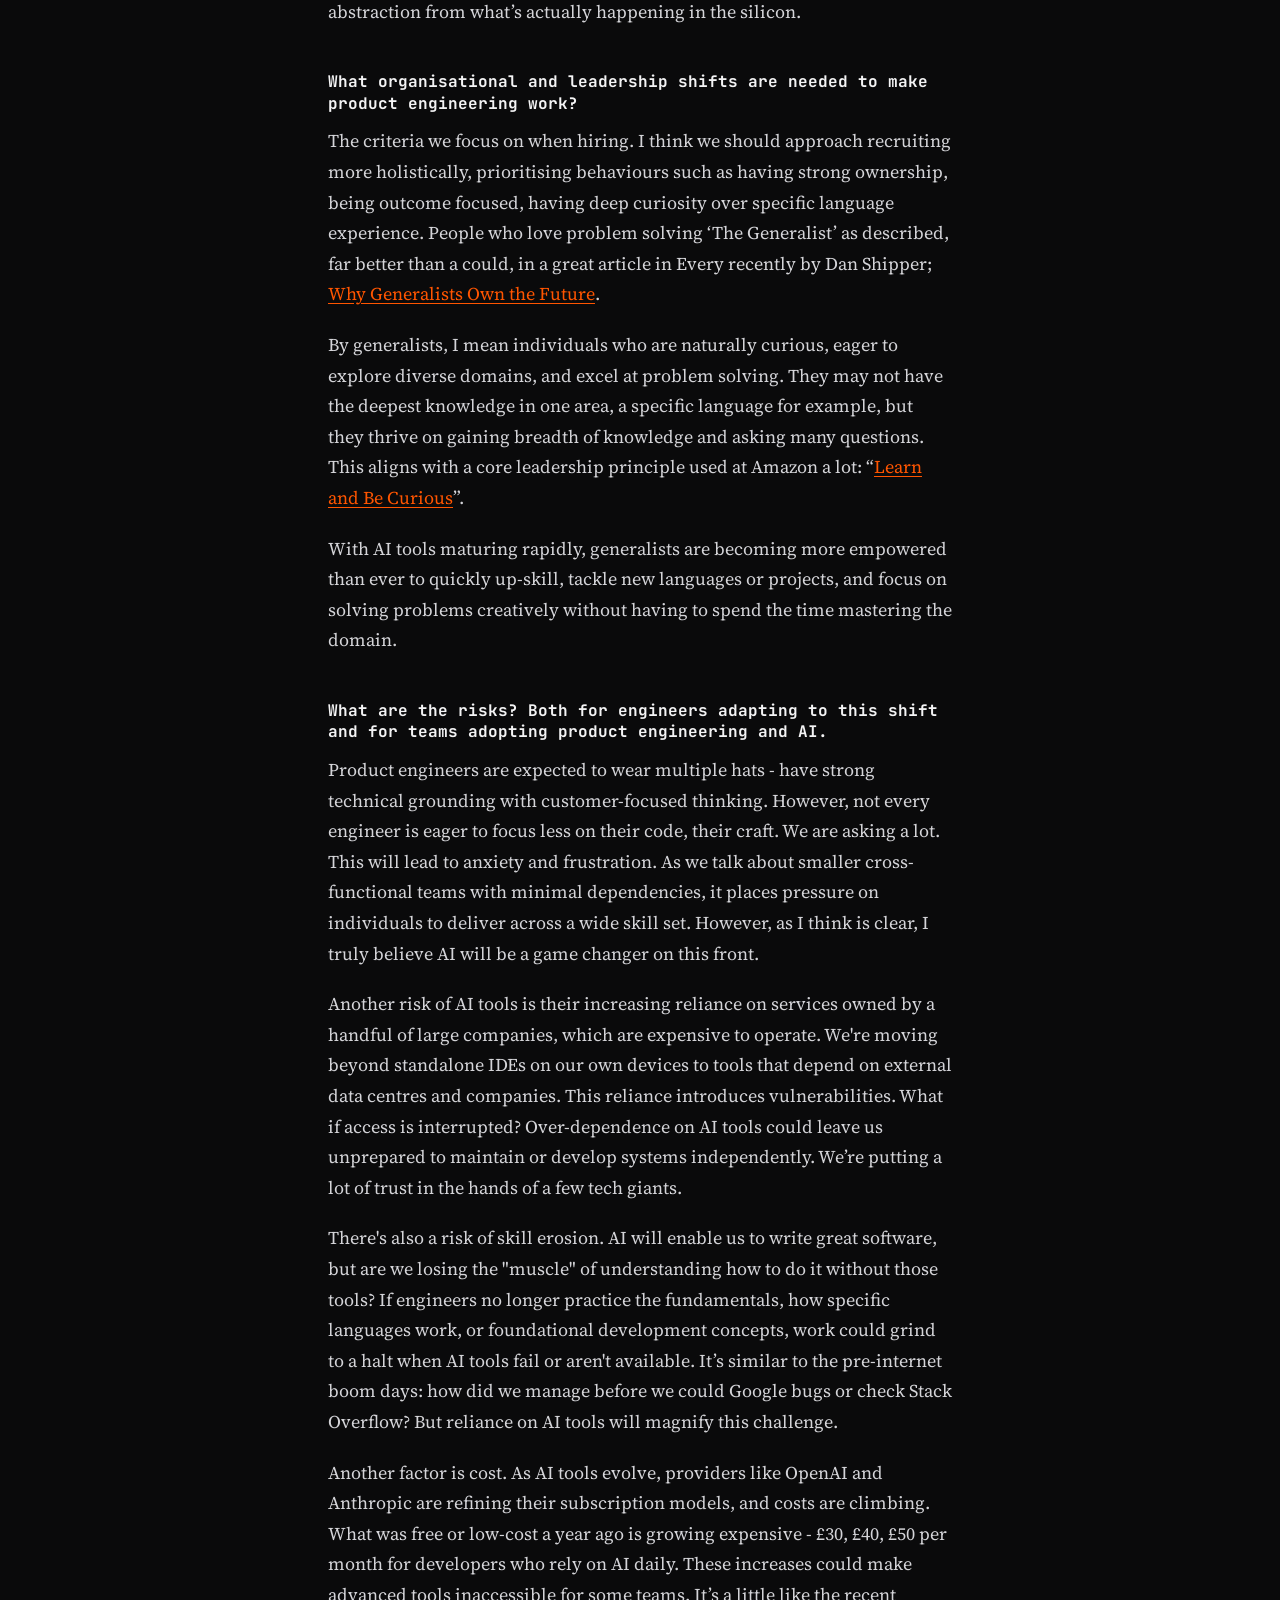
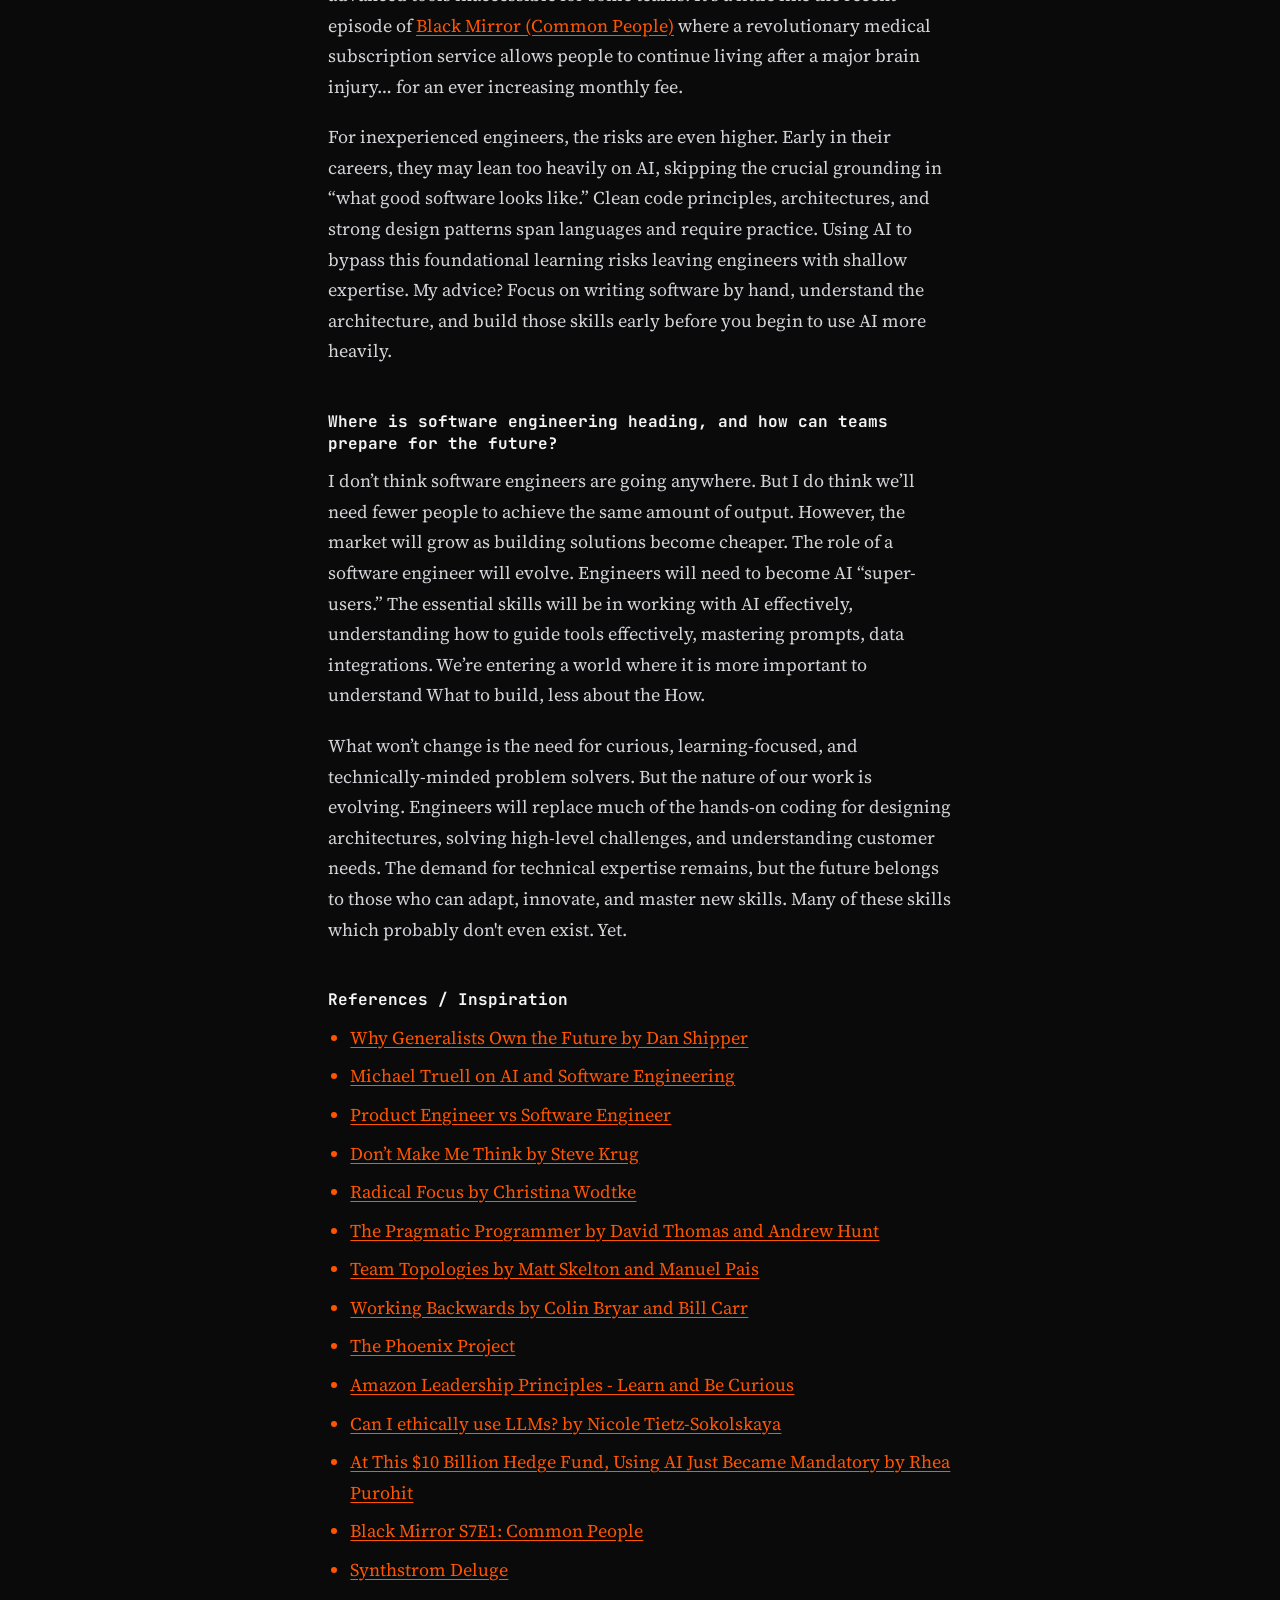
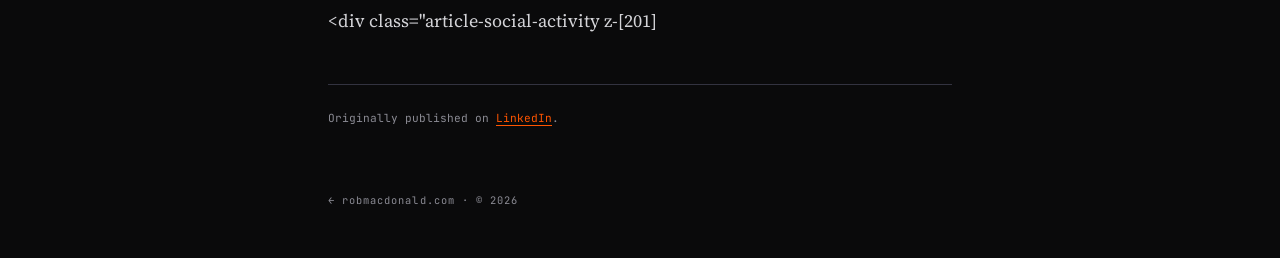
<file: writing/product-engineering-and-ai/index.html>
<!DOCTYPE html>
<html lang="en-GB">
<head>
  <script>(function(w,d,s,l,i){w[l]=w[l]||[];w[l].push({'gtm.start':new Date().getTime(),event:'gtm.js'});var f=d.getElementsByTagName(s)[0],j=d.createElement(s),dl=l!='dataLayer'?'&l='+l:'';j.async=true;j.src='https://www.googletagmanager.com/gtm.js?id='+i+dl;f.parentNode.insertBefore(j,f);})(window,document,'script','dataLayer','GTM-M8LV8Z5P');</script>
  <meta charset="UTF-8">
  <meta name="viewport" content="width=device-width, initial-scale=1.0">
  <title>Product Engineering and AI | Rob MacDonald</title>
  <meta name="description" content="Insights from a panel discussion on how AI is reshaping software development and the evolving role of engineers.">
  <link rel="canonical" href="https://robmacdonald.com/writing/product-engineering-and-ai/">
  <meta property="og:type" content="article">
  <meta property="og:title" content="Product Engineering and AI">
  <meta property="og:description" content="Insights from a panel discussion on how AI is reshaping software development and the evolving role of engineers.">
  <meta property="og:url" content="https://robmacdonald.com/writing/product-engineering-and-ai/">
  <meta name="twitter:card" content="summary">
  <link rel="icon" type="image/svg+xml" href="/favicon.svg">
  <link rel="preconnect" href="https://fonts.googleapis.com">
  <link rel="preconnect" href="https://fonts.gstatic.com" crossorigin>
  <link href="https://fonts.googleapis.com/css2?family=JetBrains+Mono:wght@400;700&family=Source+Serif+4:ital,opsz,wght@0,8..60,400;0,8..60,600;1,8..60,400&display=swap" rel="stylesheet">
  <link rel="stylesheet" href="/writing/article.css">
</head>
<body>
  <noscript><iframe src="https://www.googletagmanager.com/ns.html?id=GTM-M8LV8Z5P" height="0" width="0" style="display:none;visibility:hidden"></iframe></noscript>
  <header class="top">
    <a href="/" class="home">Rob<span class="accent">.</span>MacDonald</a>
    <a href="/writing/" class="nav">Writing</a>
  </header>
  <main>
    <article>
      <p class="meta"><time datetime="2025-05-16">16 May 2025</time> &middot; 13 min read</p>
      <h1>Product Engineering and AI</h1>
      <p class="lede">Insights from a panel discussion on how AI is reshaping software development and the evolving role of engineers.</p>
      <div class="prose">
<p>Last night (15th May 2025), I had the honour of being part of a panel discussion in Manchester on the evolving role of Product Engineering - what it actually means and why it’s become so important in today’s rapidly changing software industry. It was a fantastic event: thought-provoking discussions, great audience, and superb organisation. I genuinely loved being part of it.</p>
<p>Ahead of the event, I spent some time jotting down my thoughts on the key topics we might cover. Now that it’s over, I thought I’d share those notes here. If you weren’t able to attend, I hope this gives you a sense of the discussions we had and the points we explored.</p>
<h4>How do you define a product engineer, and why is it gaining traction now?</h4>
<p>My view is that a Product Engineer is a kind of "heads-up programmer." A programmer heavily focused on the customer and the product. Unlike engineers focused on the technical depth of their role, product engineers bias for outcomes - creating value for customers and achieving business goals through tech.</p>
<p>Product Engineers are software engineers at their core, but they bring a business-oriented mindset. They prioritise the customer's needs, constantly asking, "Why are we doing this?", "Is this the best approach?", or "Can we deliver greater value in a simpler, faster, or cheaper way?" Their focus isn't on the most technically complex or ambitious solution but on what delivers the best results.</p>
<p>Consider them as problem solvers who like to step back, evaluate options critically, and advocate for practical solutions that balance quality, efficiency, and customer value. This "heads-up" approach is key and allows them to bridge engineering with product thinking effectively.</p>
<h4>How does this compare to past movements, and what lessons can we learn?</h4>
<p>In some ways, the idea of product engineering feels like a return to earlier software development days. When I started back in 1999 🥹, roles were less specialised. I was a "website designer," which meant wearing many hats: using Photoshop, writing code in text editors, hosting websites, managing DNS, SEO, speaking directly with customers, database management, scaling architectures, writing proposals, and considering usability and accessibility.</p>
<p>There wasn’t so much the clear separation of roles as there is now. Instead, you had to span disciplines from UI and UX design to scalable system architectures. Books like <a href="https://sensible.com/dont-make-me-think/">Don’t Make Me Think</a> by Steve Krug on one hand, and <a href="https://pragprog.com/titles/tpp20/the-pragmatic-programmer-20th-anniversary-edition/">The Pragmatic Programmer</a> by David Thomas and Andrew Hunt on the other were equally well-read books on my shelf.</p>
<p>The close link to the customer and ability to influence every aspect of a product made the process incredibly fulfilling and rapid. However, the tech industry has now become deeply specialised. With the rise of cloud engineering, front-end, back-end, and new tooling and libraries have widened these knowledge niches, we now often rely on multiple teams/people to do what one team with less defined roles did before.</p>
<p>This has benefits, but we have lost something and introduced step-changes in the overall performance and quality of software. We’ve introduced more organisational dependencies across teams. Dependencies always slow down delivery and a whole fields exists to attempt to resolve these. Books like <a href="https://teamtopologies.com/">Team Topologies</a> by Matt Skelton and Manuel Pais is a great place to start on this topic.</p>
<p>I've noticed a shift over the past ten years, I think of it as subtle backlash against this hyper-specialisation. The "full-stack engineer" is what springs to mind. Engineers taking a broader responsibility for the product; a more holistic approach reminiscent of those earlier rose-tinted days. While we haven't returned to a world where single engineers cover everything from Photoshop designs to database designs, the idea of a team owning a wider scope of responsibilities is still appealing. Cross-functional teams essentially represent this.</p>
<p>To me, product engineering represents a modern iteration of this movement. It’s about combining technical skills with customer obsession, which is a massive focus at Amazon. When I was at Amazon, I found that everything really does revolve around the customer. One of their core principles is “<a href="https://www.amazon.co.uk/Working-Backwards-Insights-Stories-Secrets/dp/1529033829">working backward</a>”: starting from the customer’s needs and then figuring out how to build it. That’s the mindset of a product engineer. It’s not about creating the most intricate architecture, or even the very best technical solution, it’s about building valuable, and impactful products first and foremost.</p>
<h4>How could Product Engineering reshape team structures, collaboration, and decision-making?</h4>
<p>Product engineering will absolutely reshape team structures and how we collaborate. It shifts the focus from rigid roles to a more fluid, outcome-driven approach.</p>
<p>Teams may become smaller and more agile, with product engineers taking on broader responsibilities. Organisations may no longer need extensive layers of specialised teams and roles. Instead, you need people who are curious, eager to learn, and willing to try new things. In some cases, a smaller team of collaborative people can achieve more. Fewer dependencies, less legacy - both a major cause of project delays.</p>
<p>Second, product engineering fosters a shared understanding across the team. By minimising distinctions between roles, people naturally gain a broader view of the project; supercharging collaboration. The ability to fact-check each other and learn from each other becomes a superpower, creating an environment where decision-making is collective, informed and reduces silos of knowledge. Lessening the likelihood of suffering the ‘Brent problem’ like in the <a href="https://www.amazon.co.uk/Phoenix-Project-DevOps-Helping-Business/dp/0988262592">Phoenix Project</a>.</p>
<p>This also adds variety to work, a crucial factor in job satisfaction. When people can take on different tasks instead of sticking to a narrow specialisation, it can reignite excitement and engagement within a team.</p>
<p>A product engineering approach enables teams to operate like startups within larger organisations. It encourages a fluid, "all hands on deck" mindset, where team members ask, "Who can help with this?" or "Who wants to take on this challenge?" Teams prioritise outcomes over titles. Just focusing on what it takes to get things built, tested, and shipped for the customer.</p>
<h4>What can leaders do to support teams making this shift?</h4>
<p>I think it's super important to ensure that everyone understands what's expected of them. If companies want to adopt a more product engineering approach, they need to bake that into appraisals, reviews, and job descriptions. It absolutely isn't for everyone so if this is the approach you want to take, you need to make sure the people want this kind of role.</p>
<p>Ensure everyone knows the purpose - OKRs and other cascading, visible and collaborative objective setting mechanisms can help bring everyone together around the company’s vision.</p>
<p>We’re asking people to be more strategic and curious about how their software will be used. Asking questions like “Why are we building this?”, “Have you thought about this other option?” - rather than primarily providing technical expertise and letting a, somewhat removed, product person spoon feed requirements, user stories and Jira tickets. It’s about integrating this into job roles and expectations, not just hoping for a bit more customer-focus from your engineers. Hoping they don’t want to code all the time.</p>
<p>I foresee difficult conversations in some situations. I don't have all the answers.</p>
<h4>What impact is AI having on software engineering, and how will it evolve?</h4>
<p>It is already massive and is only going to get bigger. AI is transforming software engineering already by lowering the barrier to entry and speeding up development. It means a broader range of technical people can contribute. It’s not about everyone suddenly being able to create amazing, good quality software; more about empowering experienced engineers, even those no longer coding daily (like me!), to contribute. Beware the Engineering Managers and Principal Engineers jumping back into coding! 😬</p>
<p>Let me talk about my experience for a moment; I’ve been an engineer for over twelve years, followed by a manager for eight. While I’m no longer hands-on at work, I like to think I’ve learnt enough (and continue to be curious enough) that I know what good software looks like. That’s critical - I can’t state it enough. Years of hands-on experience and working with and learning from awesome people have given me a strong foundation in best practices - clean code, object-oriented design, functional design, scalable architectures, TDD, coding paradigms, handling technical debt, deployment pipelines, but most importantly how to learn. This grounding allows me to evaluate and review code or architectures proposed by generative AI tools with some confidence.</p>
<p>AI tools have enabled me to get more hands-on again, allowing me to quickly prototype solutions, hack scripts, contribute to open source more and get more time on pet projects.</p>
<p>To give you a concrete example, I recently contributed to an open-source project building the firmware for a music synth and drum machine in C++, a language I’d never touched before. Assisted by AI, I was able to ramp up quickly, understand the codebase, the idiosyncrasies of the language, and produce well-received quality code that achieved my aims. I contributed because I am an actual user of the product I love and I saw a missing feature. This is an example of literally starting from the customer and working backwards - made possible through AI.</p>
<p>But again, knowing what good looks like is the key to using tools like Cursor, Windsurf and GitHub Copilot with confidence. If you can’t confidently review, course correct, or refine AI-generated code, it’s very dangerous and will result in unmaintainable solutions.</p>
<p>For experienced developers though, AI bridges that gap between deep technical specific know-how and product-focused thinking. It allows people like me to re-engage in coding or code reviews, even in unfamiliar languages. At the same time, it works the other way; it frees hands-on engineers by reducing the time needed to be spent on the nitty-gritty detail. Things like remembering the exact syntax, function names, debugging frustrating errors, searching Stack Overflow for hours on end. Refactoring becomes a job of hours not days or even weeks. This enables engineers to focus more time on higher-level problems, such as architecture, problem-solving, and understanding the customer and product. In a recent <a href="https://www.youtube.com/watch?v=En5cSXgGvZM">interview, Michael Truell</a> (CEO of Cursor) captured this perfectly describing how engineers will focus more on their “Taste” of the software they are building and less on the fine detail - day to day software engineering is going to become more about “having the right idea” and less about implementation detail.</p>
<p>I feel this just continues a long trend in software development - a move to more declarative engineering. Just as most of us are way beyond working with Assembly and languages which require memory management, we focus on higher-order concerns like readability and maintainability, scaling, resilience, testability. AI is actually making “human language engineering” a reality.</p>
<p>Over the years, we’ve seen a lot of tools emerge to make software development faster and easier like Kubernetes, Lambda, cloud services, frameworks like React, and countless others... These have removed many of the concerns we used to deal with - whilst introducing a lot of new ones imho 😉). I think AI is the same; the next step in this - a new layer of abstraction from what’s actually happening in the silicon.</p>
<h4>What organisational and leadership shifts are needed to make product engineering work?</h4>
<p>The criteria we focus on when hiring. I think we should approach recruiting more holistically, prioritising behaviours such as having strong ownership, being outcome focused, having deep curiosity over specific language experience. People who love problem solving ‘The Generalist’ as described, far better than a could, in a great article in Every recently by Dan Shipper; <a href="https://every.to/chain-of-thought/why-generalists-own-the-future">Why Generalists Own the Future</a>.</p>
<p>By generalists, I mean individuals who are naturally curious, eager to explore diverse domains, and excel at problem solving. They may not have the deepest knowledge in one area, a specific language for example, but they thrive on gaining breadth of knowledge and asking many questions. This aligns with a core leadership principle used at Amazon a lot: “<a href="https://www.amazon.jobs/content/en/our-workplace/leadership-principles">Learn and Be Curious</a>”.</p>
<p>With AI tools maturing rapidly, generalists are becoming more empowered than ever to quickly up-skill, tackle new languages or projects, and focus on solving problems creatively without having to spend the time mastering the domain.</p>
<h4>What are the risks? Both for engineers adapting to this shift and for teams adopting product engineering and AI.</h4>
<p>Product engineers are expected to wear multiple hats - have strong technical grounding with customer-focused thinking. However, not every engineer is eager to focus less on their code, their craft. We are asking a lot. This will lead to anxiety and frustration. As we talk about smaller cross-functional teams with minimal dependencies, it places pressure on individuals to deliver across a wide skill set. However, as I think is clear, I truly believe AI will be a game changer on this front.</p>
<p>Another risk of AI tools is their increasing reliance on services owned by a handful of large companies, which are expensive to operate. We're moving beyond standalone IDEs on our own devices to tools that depend on external data centres and companies. This reliance introduces vulnerabilities. What if access is interrupted? Over-dependence on AI tools could leave us unprepared to maintain or develop systems independently. We’re putting a lot of trust in the hands of a few tech giants.</p>
<p>There's also a risk of skill erosion. AI will enable us to write great software, but are we losing the "muscle" of understanding how to do it without those tools? If engineers no longer practice the fundamentals, how specific languages work, or foundational development concepts, work could grind to a halt when AI tools fail or aren't available. It’s similar to the pre-internet boom days: how did we manage before we could Google bugs or check Stack Overflow? But reliance on AI tools will magnify this challenge.</p>
<p>Another factor is cost. As AI tools evolve, providers like OpenAI and Anthropic are refining their subscription models, and costs are climbing. What was free or low-cost a year ago is growing expensive - £30, £40, £50 per month for developers who rely on AI daily. These increases could make advanced tools inaccessible for some teams. It’s a little like the recent episode of <a href="https://en.wikipedia.org/wiki/Common_People_(Black_Mirror)">Black Mirror (Common People)</a> where a revolutionary medical subscription service allows people to continue living after a major brain injury… for an ever increasing monthly fee.</p>
<p>For inexperienced engineers, the risks are even higher. Early in their careers, they may lean too heavily on AI, skipping the crucial grounding in “what good software looks like.” Clean code principles, architectures, and strong design patterns span languages and require practice. Using AI to bypass this foundational learning risks leaving engineers with shallow expertise. My advice? Focus on writing software by hand, understand the architecture, and build those skills early before you begin to use AI more heavily.</p>
<h4>Where is software engineering heading, and how can teams prepare for the future?</h4>
<p>I don’t think software engineers are going anywhere. But I do think we’ll need fewer people to achieve the same amount of output. However, the market will grow as building solutions become cheaper. The role of a software engineer will evolve. Engineers will need to become AI “super-users.” The essential skills will be in working with AI effectively, understanding how to guide tools effectively, mastering prompts, data integrations. We’re entering a world where it is more important to understand What to build, less about the How.</p>
<p>What won’t change is the need for curious, learning-focused, and technically-minded problem solvers. But the nature of our work is evolving. Engineers will replace much of the hands-on coding for designing architectures, solving high-level challenges, and understanding customer needs. The demand for technical expertise remains, but the future belongs to those who can adapt, innovate, and master new skills. Many of these skills which probably don't even exist. Yet.</p>
<h4>References / Inspiration</h4>
<ul>
<li>
<p><a href="https://every.to/chain-of-thought/why-generalists-own-the-future">Why Generalists Own the Future by Dan Shipper</a></p>
</li>
<li>
<p><a href="https://www.youtube.com/watch?v=En5cSXgGvZM">Michael Truell on AI and Software Engineering</a></p>
</li>
<li>
<p><a href="https://posthog.com/blog/product-engineer-vs-software-engineer">Product Engineer vs Software Engineer</a></p>
</li>
<li>
<p><a href="https://sensible.com/dont-make-me-think/">Don’t Make Me Think by Steve Krug</a></p>
</li>
<li>
<p><a href="https://cwodtke.com/speaking/radical-focus/">Radical Focus by Christina Wodtke</a></p>
</li>
<li>
<p><a href="https://pragprog.com/titles/tpp20/the-pragmatic-programmer-20th-anniversary-edition/">The Pragmatic Programmer by David Thomas and Andrew Hunt</a></p>
</li>
<li>
<p><a href="https://teamtopologies.com/">Team Topologies by Matt Skelton and Manuel Pais</a></p>
</li>
<li>
<p><a href="https://www.amazon.co.uk/Working-Backwards-Insights-Stories-Secrets/dp/1529033829">Working Backwards by Colin Bryar and Bill Carr</a></p>
</li>
<li>
<p><a href="https://www.amazon.co.uk/Phoenix-Project-DevOps-Helping-Business/dp/0988262592">The Phoenix Project</a></p>
</li>
<li>
<p><a href="https://www.amazon.jobs/content/en/our-workplace/leadership-principles">Amazon Leadership Principles - Learn and Be Curious</a></p>
</li>
<li>
<p><a href="https://www.ntietz.com/blog/can-i-ethically-use-llms/">Can I ethically use LLMs? by Nicole Tietz-Sokolskaya</a></p>
</li>
<li>
<p><a href="https://every.to/podcast/at-this-10-billion-hedge-fund-using-ai-just-became-mandatory?ph_email=rob%40robmacdonald.com">At This $10 Billion Hedge Fund, Using AI Just Became Mandatory by Rhea Purohit</a></p>
</li>
<li>
<p><a href="https://en.wikipedia.org/wiki/Common_People_(Black_Mirror)">Black Mirror S7E1: Common People</a></p>
</li>
<li>
<p><a href="https://synthstrom.com/product/deluge/">Synthstrom Deluge</a></p>
</li>
</ul>
<p>&lt;div class="article-social-activity z-[201]</p>
      </div>
      <p class="orig">Originally published on <a href="https://www.linkedin.com/pulse/product-engineering-ai-redefining-software-rob-macdonald-lkiae" rel="noopener">LinkedIn</a>.</p>
    </article>
  </main>
  <footer class="footer"><a href="/">&larr; robmacdonald.com</a> &middot; &copy; 2026</footer>
</body>
</html>
</file>
<file: writing/article.css>
:root {
  --bg: #0a0a0b;
  --surface: #18181b;
  --border: #333340;
  --text: #f4f4f5;
  --text-body: #d4d4d8;
  --text-muted: #8b8b94;
  --orange: #ff5500;
  --cyan: #00c8ff;
  --mono: 'JetBrains Mono', ui-monospace, monospace;
  --serif: 'Source Serif 4', Georgia, serif;
}

* { margin: 0; padding: 0; box-sizing: border-box; }

body {
  background: var(--bg);
  color: var(--text-body);
  font-family: var(--serif);
  font-size: 1.125rem;
  line-height: 1.7;
  background-image:
    radial-gradient(circle at 20% 80%, rgba(255, 85, 0, 0.03) 0%, transparent 50%),
    radial-gradient(circle at 80% 20%, rgba(0, 200, 255, 0.03) 0%, transparent 50%);
  background-attachment: fixed;
}

a { color: var(--orange); text-underline-offset: 3px; }
a:hover { color: var(--cyan); }

.top, main, .footer { max-width: 42rem; margin: 0 auto; padding: 0 1.5rem; }

.top {
  display: flex;
  justify-content: space-between;
  align-items: baseline;
  padding-top: 2rem;
  padding-bottom: 3rem;
  font-family: var(--mono);
  font-size: 0.75rem;
  font-weight: 700;
  letter-spacing: 0.1em;
  text-transform: uppercase;
}
.top a { color: var(--text); text-decoration: none; }
.top a:hover { color: var(--orange); }
.top .nav { color: var(--text-muted); }
.accent { color: var(--orange); }

.meta, .lede, .orig, time { font-family: var(--mono); }
.meta { font-size: 0.7rem; color: var(--text-muted); letter-spacing: 0.1em; text-transform: uppercase; margin-bottom: 1rem; }

h1 {
  font-family: var(--mono);
  color: var(--text);
  font-size: clamp(1.6rem, 4vw, 2.2rem);
  line-height: 1.25;
  letter-spacing: -0.01em;
  margin-bottom: 1rem;
}
.lede {
  font-size: 0.85rem;
  color: var(--text-muted);
  line-height: 1.6;
  padding-bottom: 2rem;
  margin-bottom: 2.5rem;
  border-bottom: 1px solid var(--border);
}

.prose > * + * { margin-top: 1.25rem; }
.prose h2, .prose h3, .prose h4, .prose h5 {
  font-family: var(--mono);
  color: var(--text);
  line-height: 1.35;
  margin-top: 2.75rem;
}
.prose h2 { font-size: 1.25rem; }
.prose h3 { font-size: 1.1rem; }
.prose h4, .prose h5 { font-size: 1rem; }
.prose :is(h2, h3, h4, h5) + * { margin-top: 0.75rem; }
.prose strong { color: var(--text); }
.prose ul, .prose ol { padding-left: 1.4rem; }
.prose li + li { margin-top: 0.5rem; }
.prose li::marker { color: var(--orange); }
.prose blockquote {
  border-left: 3px solid var(--orange);
  padding-left: 1.25rem;
  color: var(--text);
  font-style: italic;
}
.prose code {
  font-family: var(--mono);
  font-size: 0.85em;
  background: var(--surface);
  border: 1px solid var(--border);
  border-radius: 3px;
  padding: 0.1em 0.35em;
}
.prose pre {
  background: var(--surface);
  border: 1px solid var(--border);
  border-radius: 4px;
  padding: 1rem 1.25rem;
  overflow-x: auto;
  line-height: 1.5;
}
.prose pre code { background: none; border: 0; padding: 0; font-size: 0.8rem; }
.prose hr { border: 0; border-top: 1px solid var(--border); margin: 2.5rem 0; }
.prose img { max-width: 100%; height: auto; border-radius: 4px; border: 1px solid var(--border); }
.prose figure { margin: 2rem 0; }
.prose figcaption { font-family: var(--mono); font-size: 0.7rem; color: var(--text-muted); text-align: center; margin-top: 0.5rem; }

.orig {
  margin-top: 3rem;
  padding-top: 1.5rem;
  border-top: 1px solid var(--border);
  font-size: 0.7rem;
  color: var(--text-muted);
}

.index-title { margin-bottom: 2rem; }
.list { display: flex; flex-direction: column; gap: 0.75rem; }
.item {
  display: block;
  padding: 1.25rem;
  background: var(--surface);
  border: 1px solid var(--border);
  border-radius: 4px;
  text-decoration: none;
  transition: all 0.2s ease;
}
.item:hover { border-color: var(--orange); box-shadow: 0 0 20px rgba(255, 85, 0, 0.1); }
.item time { font-size: 0.65rem; color: var(--text-muted); letter-spacing: 0.1em; text-transform: uppercase; }
.item h2 { font-family: var(--mono); font-size: 0.95rem; color: var(--text); margin: 0.4rem 0; }
.item:hover h2 { color: var(--orange); }
.item p { font-family: var(--mono); font-size: 0.7rem; color: var(--text-muted); line-height: 1.6; }

.footer {
  padding-top: 4rem;
  padding-bottom: 3rem;
  font-family: var(--mono);
  font-size: 0.65rem;
  color: var(--text-muted);
  letter-spacing: 0.1em;
}
.footer a { color: var(--text-muted); text-decoration: none; }
.footer a:hover { color: var(--orange); }

@media (max-width: 600px) {
  body { font-size: 1.05rem; }
}
</file>
